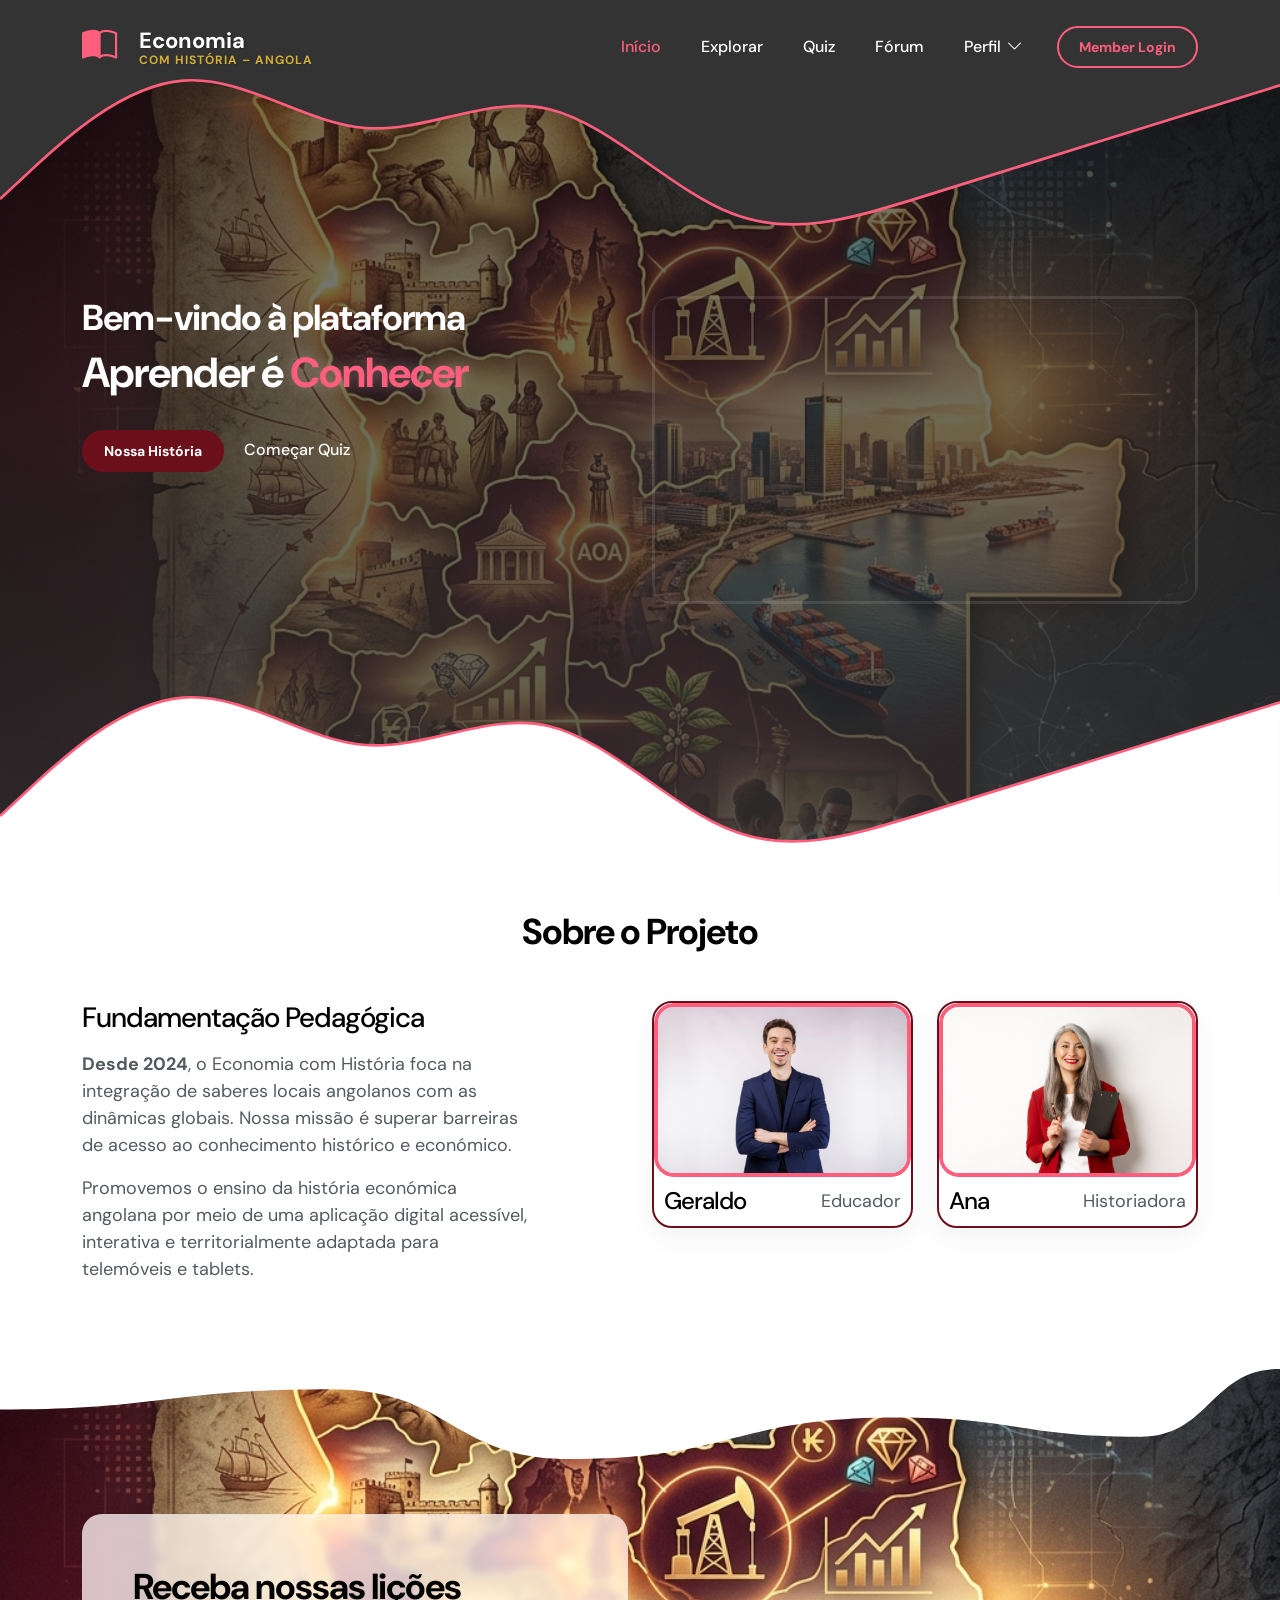
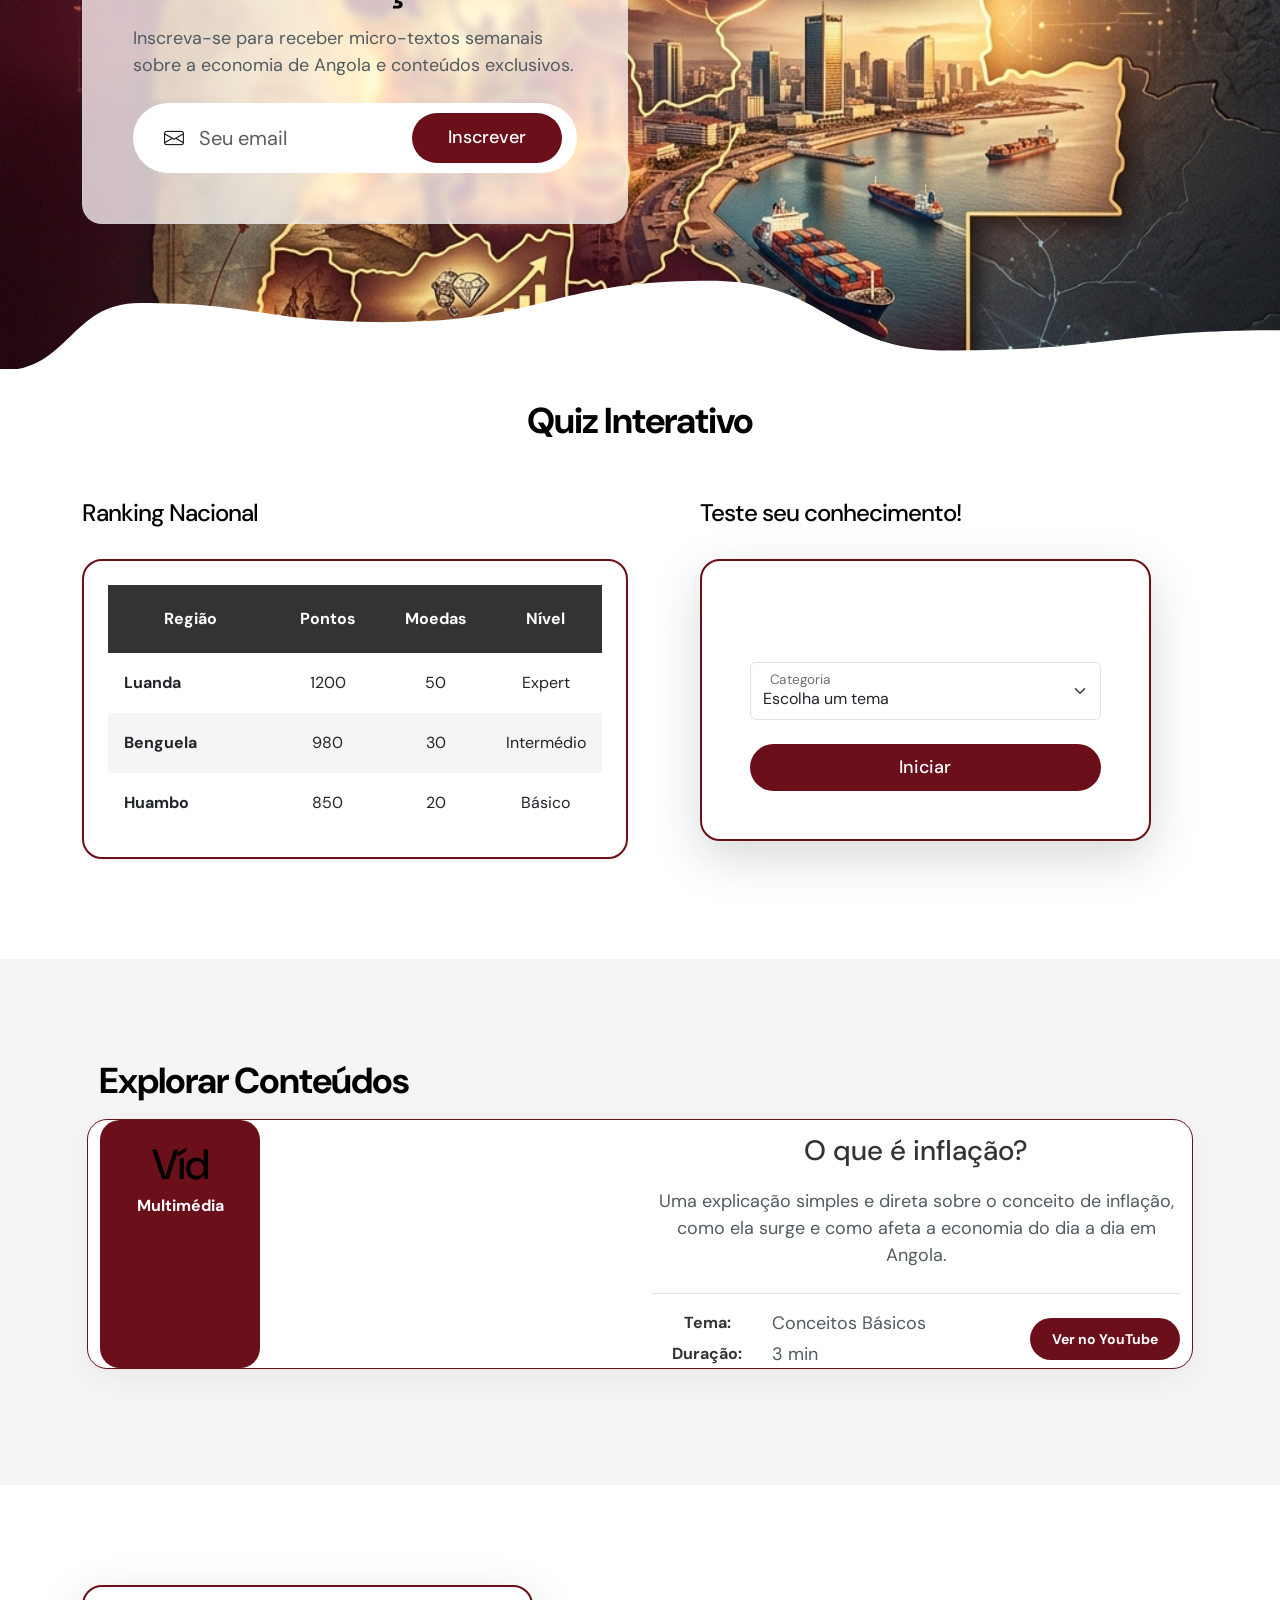
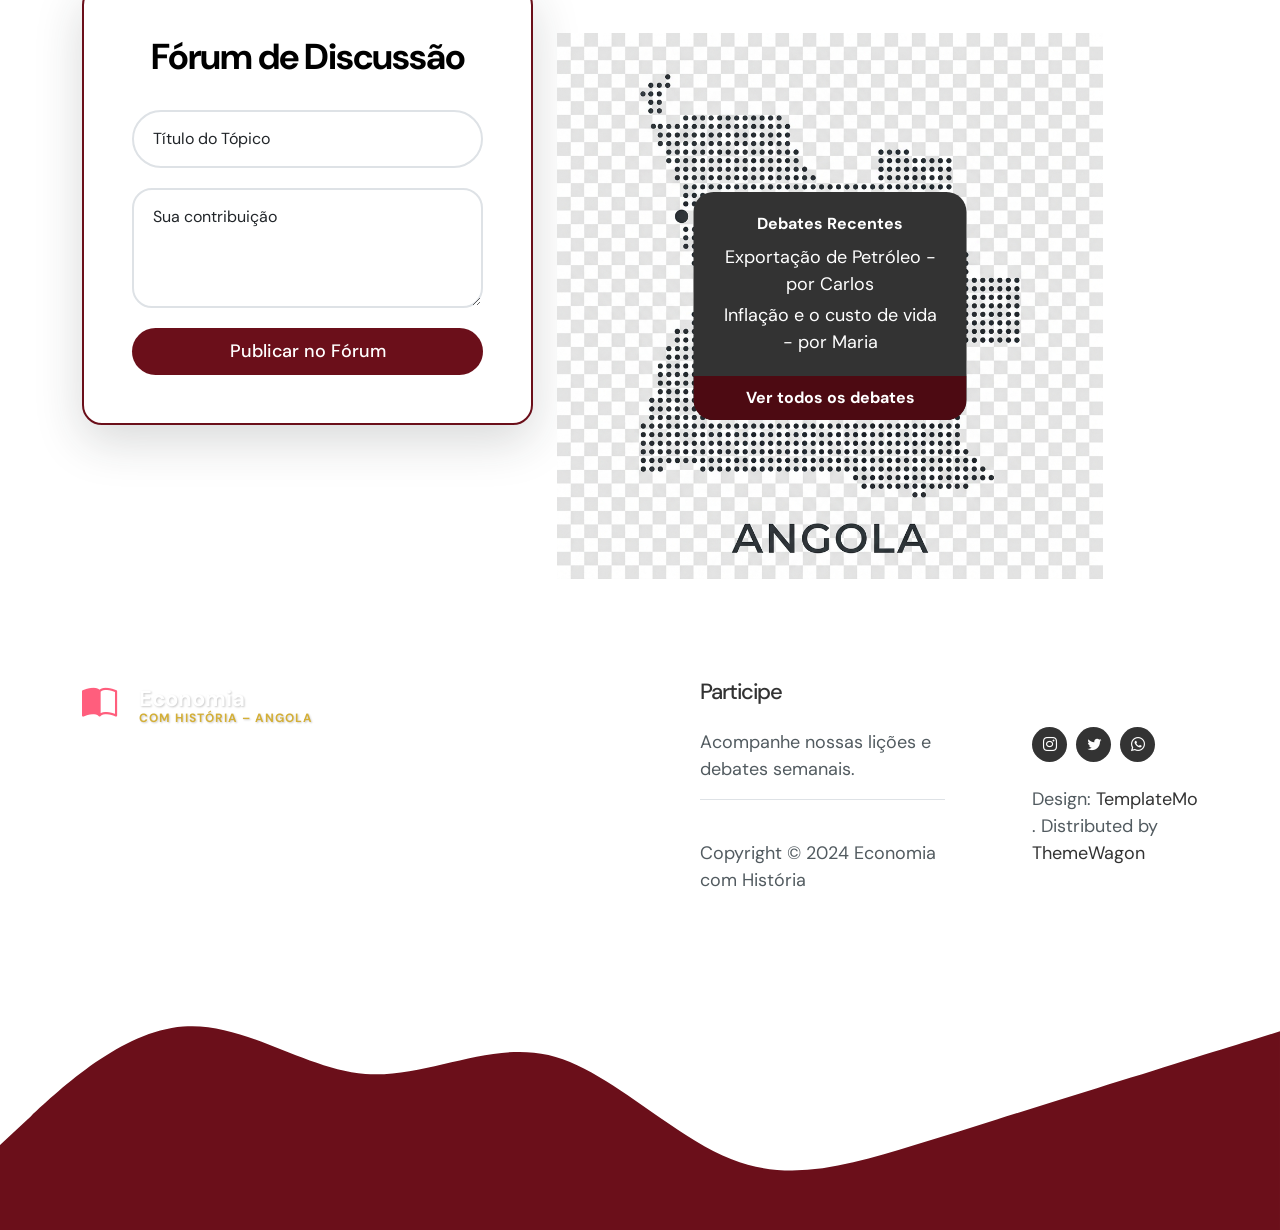
<file: index.html>
<!doctype html>
<html lang="en">
    <head>
        <meta charset="utf-8">
        <meta name="viewport" content="width=device-width, initial-scale=1">

        <meta name="description" content="">
        <meta name="author" content="">

        <title>Tiya Golf Club - Free HTML CSS Template</title>

        <!-- CSS FILES -->                
        <link rel="preconnect" href="https://fonts.googleapis.com">

        <link rel="preconnect" href="https://fonts.gstatic.com" crossorigin>

        <link href="https://fonts.googleapis.com/css2?family=DM+Sans:ital,wght@0,400;0,500;0,700;1,400&display=swap" rel="stylesheet">

        <link href="css/bootstrap.min.css" rel="stylesheet">

        <link href="css/bootstrap-icons.css" rel="stylesheet">

        <link href="css/templatemo-tiya-golf-club.css" rel="stylesheet">
        
<!--

TemplateMo 587 Tiya Golf Club

https://templatemo.com/tm-587-tiya-golf-club

-->
    </head>
    
    <body>

        <main>

            <nav class="navbar navbar-expand-lg">                
                <div class="container">
                    <a class="navbar-brand d-flex align-items-center" href="index.html">
                        <i class="bi-book-half" style="font-size: 2.2rem; color: #FF5E7D; margin-right: 12px;"></i>
                        <span class="navbar-brand-text">
                            Economia
                            <small>com História – Angola</small>
                        </span>
                    </a>

                    <div class="d-lg-none ms-auto me-3">
                        <a class="btn custom-btn custom-border-btn" data-bs-toggle="offcanvas" href="#offcanvasExample" role="button" aria-controls="offcanvasExample">Member Login</a>
                    </div>
    
                    <button class="navbar-toggler" type="button" data-bs-toggle="collapse" data-bs-target="#navbarNav" aria-controls="navbarNav" aria-expanded="false" aria-label="Toggle navigation">
                        <span class="navbar-toggler-icon"></span>
                    </button>
    
                    <div class="collapse navbar-collapse" id="navbarNav">
                        <ul class="navbar-nav ms-lg-auto">
                            <li class="nav-item">
                                <a class="nav-link" href="index.html">Início</a>
                            </li>
    
                            <li class="nav-item">
                                <a class="nav-link" href="explorar.html">Explorar</a>
                            </li>

                            <li class="nav-item">
                                <a class="nav-link" href="quiz.html">Quiz</a>
                            </li>

                            <li class="nav-item">
                                <a class="nav-link" href="forum.html">Fórum</a>
                            </li>

                            <li class="nav-item dropdown">
                                <a class="nav-link dropdown-toggle" href="#" id="navbarProfileDropdown" role="button" data-bs-toggle="dropdown" aria-expanded="false">Perfil</a>

                                <ul class="dropdown-menu dropdown-menu-light" aria-labelledby="navbarProfileDropdown">
                                    <li><a class="dropdown-item" href="admin.html">Administrador</a></li>

                                    <li><a class="dropdown-item" href="perfil.html">Utilizador</a></li>
                                </ul>
                            </li>
                        </ul>

                        <div class="d-none d-lg-block ms-lg-3">
                            <a class="btn custom-btn custom-border-btn" data-bs-toggle="offcanvas" href="#offcanvasExample" role="button" aria-controls="offcanvasExample">Member Login</a>
                        </div>
                    </div>
                </div>
            </nav>

            <div class="offcanvas offcanvas-end" data-bs-scroll="true" tabindex="-1" id="offcanvasExample" aria-labelledby="offcanvasExampleLabel">                
                <div class="offcanvas-header">
                    <h5 class="offcanvas-title" id="offcanvasExampleLabel">Member Login</h5>
                    
                    <button type="button" class="btn-close" data-bs-dismiss="offcanvas" aria-label="Close"></button>
                </div>
                
                <div class="offcanvas-body d-flex flex-column">
                    <form class="custom-form member-login-form" action="#" method="post" role="form">

                        <div class="member-login-form-body">
                            <div class="mb-4">
                                <label class="form-label mb-2" for="member-login-number">Membership No.</label>

                                <input type="text" name="member-login-number" id="member-login-number" class="form-control" placeholder="11002560" required>
                            </div>

                            <div class="mb-4">
                                <label class="form-label mb-2" for="member-login-password">Password</label>

                                <input type="password" name="member-login-password" id="member-login-password" pattern="[0-9a-zA-Z]{4,10}" class="form-control" placeholder="Password" required="">
                            </div>

                            <div class="form-check mb-4">
                                <input class="form-check-input" type="checkbox" value="" id="flexCheckDefault">
                              
                                <label class="form-check-label" for="flexCheckDefault">
                                    Remember me
                                </label>
                            </div>

                            <div class="col-lg-5 col-md-7 col-8 mx-auto">
                                <button type="submit" class="form-control">Login</button>
                            </div>

                            <div class="text-center my-4">
                                <a href="#">Forgotten password?</a>
                            </div>
                        </div>
                    </form>

                    <div class="mt-auto mb-5">
                        <p>
                            <strong class="text-white me-3">Any Questions?</strong>

                            <a href="tel: 010-020-0340" class="contact-link">
                            	010-020-0340
                            </a>
                        </p>
                    </div>
                </div>

                <svg xmlns="http://www.w3.org/2000/svg" viewBox="0 0 1440 320"><path fill="#333333" fill-opacity="1" d="M0,224L34.3,192C68.6,160,137,96,206,90.7C274.3,85,343,139,411,144C480,149,549,107,617,122.7C685.7,139,754,213,823,240C891.4,267,960,245,1029,224C1097.1,203,1166,181,1234,160C1302.9,139,1371,117,1406,106.7L1440,96L1440,320L1405.7,320C1371.4,320,1303,320,1234,320C1165.7,320,1097,320,1029,320C960,320,891,320,823,320C754.3,320,686,320,617,320C548.6,320,480,320,411,320C342.9,320,274,320,206,320C137.1,320,69,320,34,320L0,320Z"></path></svg>
            </div>
            

            <section class="hero-section d-flex justify-content-center align-items-center" id="section_1">

                <div class="section-overlay"></div>

                <svg xmlns="http://www.w3.org/2000/svg" viewBox="0 0 1440 320">
                    <path fill="#333333" fill-opacity="1" d="M0,224L34.3,192C68.6,160,137,96,206,90.7C274.3,85,343,139,411,144C480,149,549,107,617,122.7C685.7,139,754,213,823,240C891.4,267,960,245,1029,224C1097.1,203,1166,181,1234,160C1302.9,139,1371,117,1406,106.7L1440,96L1440,0L1405.7,0C1371.4,0,1303,0,1234,0C1165.7,0,1097,0,1029,0C960,0,891,0,823,0C754.3,0,686,0,617,0C548.6,0,480,0,411,0C342.9,0,274,0,206,0C137.1,0,69,0,34,0L0,0Z"></path>
                    <path fill="none" stroke="#FF5E7D" stroke-width="3" d="M0,224L34.3,192C68.6,160,137,96,206,90.7C274.3,85,343,139,411,144C480,149,549,107,617,122.7C685.7,139,754,213,823,240C891.4,267,960,245,1029,224C1097.1,203,1166,181,1234,160C1302.9,139,1371,117,1406,106.7L1440,96"></path>
                </svg>

                <div class="container">
                    <div class="row">

                        <div class="col-lg-6 col-12 mb-5 mb-lg-0">
                            <h2 class="text-white">Bem-vindo à plataforma</h2>

                            <h1 class="cd-headline rotate-1 text-white mb-4 pb-2">
                                <span>Aprender é</span>
                                <span class="cd-words-wrapper">
                                    <b class="is-visible">Conhecer</b>
                                    <b>Debater</b>
                                    <b>Transformar</b>
                                </span>
                            </h1>

                            <div class="custom-btn-group">
                                <a href="#section_2" class="btn custom-btn smoothscroll me-3">Nossa História</a>

                                <a href="#section_3" class="link smoothscroll">Começar Quiz</a>
                            </div>
                        </div>

                        <div class="col-lg-6 col-12">
                            <div class="ratio ratio-16x9" style="pointer-events: none;">
                                <iframe width="560" height="315" src="https://www.youtube.com/embed/VJj-J8qDLPk?autoplay=1&mute=1&loop=1&playlist=VJj-J8qDLPk&controls=0&modestbranding=1&rel=0&showinfo=0" title="YouTube video player" frameborder="0" allow="accelerometer; autoplay; clipboard-write; encrypted-media; gyroscope; picture-in-picture; web-share" allowfullscreen style="border-radius: 15px; border: 3px solid rgba(255,255,255,0.1); box-shadow: 0 10px 30px rgba(0,0,0,0.5);"></iframe>
                            </div>
                        </div>

                    </div>
                </div>

                <svg xmlns="http://www.w3.org/2000/svg" viewBox="0 0 1440 320">
                    <path fill="#ffffff" fill-opacity="1" d="M0,224L34.3,192C68.6,160,137,96,206,90.7C274.3,85,343,139,411,144C480,149,549,107,617,122.7C685.7,139,754,213,823,240C891.4,267,960,245,1029,224C1097.1,203,1166,181,1234,160C1302.9,139,1371,117,1406,106.7L1440,96L1440,320L1405.7,320C1371.4,320,1303,320,1234,320C1165.7,320,1097,320,1029,320C960,320,891,320,823,320C754.3,320,686,320,617,320C548.6,320,480,320,411,320C342.9,320,274,320,206,320C137.1,320,69,320,34,320L0,320Z"></path>
                    <path fill="none" stroke="#FF5E7D" stroke-width="3" d="M0,224L34.3,192C68.6,160,137,96,206,90.7C274.3,85,343,139,411,144C480,149,549,107,617,122.7C685.7,139,754,213,823,240C891.4,267,960,245,1029,224C1097.1,203,1166,181,1234,160C1302.9,139,1371,117,1406,106.7L1440,96"></path>
                </svg>
            </section>


            <section class="about-section section-padding" id="section_2">
                <div class="container">
                    <div class="row">

                        <div class="col-lg-12 col-12 text-center reveal fade-up">
                            <h2 class="mb-lg-5 mb-4">Sobre o Projeto</h2>
                        </div>

                        <div class="col-lg-5 col-12 me-auto mb-4 mb-lg-0 reveal fade-left">
                            <h3 class="mb-3">Fundamentação Pedagógica</h3>

                            <p><strong>Desde 2024</strong>, o Economia com História foca na integração de saberes locais angolanos com as dinâmicas globais. Nossa missão é superar barreiras de acesso ao conhecimento histórico e económico.</p>

                            <p>Promovemos o ensino da história económica angolana por meio de uma aplicação digital acessível, interativa e territorialmente adaptada para telemóveis e tablets.</p>
                        </div>

                        <div class="col-lg-3 col-md-6 col-12 mb-4 mb-lg-0 mb-md-0 reveal fade-up">
                            <div class="member-block robust-card p-0 overflow-hidden">
                                <div class="member-block-image-wrap">
                                    <img src="images/members/founder_m.jpg" class="member-block-image img-fluid" alt="Fundador">

                                    <ul class="social-icon">
                                        <li class="social-icon-item">
                                            <a href="#" class="social-icon-link bi-linkedin"></a>
                                        </li>
                                    </ul>
                                </div>

                                <div class="member-block-info d-flex align-items-center">
                                    <h4>Geraldo</h4>

                                    <p class="ms-auto">Educador</p>
                                </div>
                            </div>
                        </div>

                        <div class="col-lg-3 col-md-6 col-12 reveal fade-up">
                            <div class="member-block robust-card p-0 overflow-hidden">
                                <div class="member-block-image-wrap">
                                    <img src="images/members/founder_f.jpg" class="member-block-image img-fluid" alt="Co-Fundadora">

                                    <ul class="social-icon">
                                        <li class="social-icon-item">
                                            <a href="#" class="social-icon-link bi-linkedin"></a>
                                        </li>
                                    </ul>
                                </div>

                                <div class="member-block-info d-flex align-items-center">
                                    <h4>Ana</h4>

                                    <p class="ms-auto">Historiadora</p>
                                </div>
                            </div>
                        </div>

                    </div>
                </div>
            </section>


            <section class="section-bg-image">
                <svg viewBox="0 0 1265 144" xmlns="http://www.w3.org/2000/svg" xmlns:xlink="http://www.w3.org/1999/xlink"><path fill="rgba(255, 255, 255, 1)" d="M 0 40 C 164 40 164 20 328 20 L 328 20 L 328 0 L 0 0 Z" stroke-width="0"></path> <path fill="rgba(255, 255, 255, 1)" d="M 327 20 C 445.5 20 445.5 89 564 89 L 564 89 L 564 0 L 327 0 Z" stroke-width="0"></path> <path fill="rgba(255, 255, 255, 1)" d="M 563 89 C 724.5 89 724.5 48 886 48 L 886 48 L 886 0 L 563 0 Z" stroke-width="0"></path><path fill="rgba(255, 255, 255, 1)" d="M 885 48 C 1006.5 48 1006.5 67 1128 67 L 1128 67 L 1128 0 L 885 0 Z" stroke-width="0"></path><path fill="rgba(255, 255, 255, 1)" d="M 1127 67 C 1196 67 1196 0 1265 0 L 1265 0 L 1265 0 L 1127 0 Z" stroke-width="0"></path></svg>

                <div class="container">
                    <div class="row">

                        <div class="col-lg-6 col-12">
                            <div class="section-bg-image-block">
                                <h2 class="mb-lg-3 reveal fade-up">Receba nossas lições</h2>

                                <p class="reveal fade-up">Inscreva-se para receber micro-textos semanais sobre a economia de Angola e conteúdos exclusivos.</p>

                                <form action="#" method="get" class="custom-form mt-lg-4 mt-2 reveal fade-up" role="form">
                                    <div class="input-group input-group-lg">
                                        <span class="input-group-text bi-envelope" id="basic-addon1"></span>

                                        <input type="email" name="email" id="email" pattern="[^ @]*@[^ @]*" class="form-control" placeholder="Seu email" required="">

                                        <button type="submit" class="form-control">Inscrever</button>
                                    </div>
                                </form>
                            </div>
                        </div>

                    </div>
                </div>

                <svg viewBox="0 0 1265 144" xmlns="http://www.w3.org/2000/svg" xmlns:xlink="http://www.w3.org/1999/xlink"><path fill="rgba(255, 255, 255, 1)" d="M 0 40 C 164 40 164 20 328 20 L 328 20 L 328 0 L 0 0 Z" stroke-width="0"></path> <path fill="rgba(255, 255, 255, 1)" d="M 327 20 C 445.5 20 445.5 89 564 89 L 564 89 L 564 0 L 327 0 Z" stroke-width="0"></path> <path fill="rgba(255, 255, 255, 1)" d="M 563 89 C 724.5 89 724.5 48 886 48 L 886 48 L 886 0 L 563 0 Z" stroke-width="0"></path><path fill="rgba(255, 255, 255, 1)" d="M 885 48 C 1006.5 48 1006.5 67 1128 67 L 1128 67 L 1128 0 L 885 0 Z" stroke-width="0"></path><path fill="rgba(255, 255, 255, 1)" d="M 1127 67 C 1196 67 1196 0 1265 0 L 1265 0 L 1265 0 L 1127 0 Z" stroke-width="0"></path></svg>
            </section>

            <section class="membership-section section-padding" id="section_3">
                <div class="container">
                    <div class="row">

                        <div class="col-lg-12 col-12 text-center mx-auto mb-lg-5 mb-4">
                            <h2><span>Quiz</span> Interativo</h2>
                        </div>

                        <div class="col-lg-6 col-12 mb-3 mb-lg-0 reveal fade-left">
                            <h4 class="mb-4 pb-lg-2">Ranking Nacional</h4>

                            <div class="table-responsive robust-card p-4 bg-white shadow-sm">
                                <table class="table text-center mb-0">
                                    <thead>
                                        <tr>
                                            <th style="width: 34%;">Região</th>
                                            
                                            <th style="width: 22%;">Pontos</th>
                                            
                                            <th style="width: 22%;">Moedas</th>
                                            
                                            <th style="width: 22%;">Nível</th>
                                        </tr>
                                    </thead>

                                    <tbody>
                                        <tr>
                                            <th scope="row" class="text-start">Luanda</th>
                                            
                                            <td>1200</td>
                                            <td>50</td>
                                            <td>Expert</td>
                                        </tr>

                                        <tr>
                                            <th scope="row" class="text-start">Benguela</th>
                                            <td>980</td>
                                            <td>30</td>
                                            <td>Intermédio</td>
                                        </tr>

                                        <tr>
                                            <th scope="row" class="text-start">Huambo</th>
                                            <td>850</td>
                                            <td>20</td>
                                            <td>Básico</td>
                                        </tr>
                                    </tbody>
                                </table>
                            </div>
                        </div>

                        <div class="col-lg-5 col-12 mx-auto reveal fade-right">
                        <h4 class="mb-4 pb-lg-2">Teste seu conhecimento!</h4>
                            <form action="#" method="post" class="custom-form membership-form robust-card shadow-lg p-5" role="form">
                                <h4 class="text-white mb-4">Iniciar Novo Quiz</h4>

                                    <div class="form-floating">
                                        <select class="form-select mb-4" id="categorySelection" aria-label="Seleção de Categoria">
                                            <option selected>Escolha um tema</option>
                                            <option value="1">Reforma Monetária 1999</option>
                                            <option value="2">Período Colonial</option>
                                            <option value="3">Recursos Naturais</option>
                                        </select>
                                        <label for="categorySelection">Categoria</label>
                                    </div>

                                    <button type="submit" class="form-control">Iniciar</button>
                            </form>
                        </div>

                    </div>
                </div>
            </section>


            <section class="events-section section-bg section-padding" id="section_4">
                <div class="container">
                    <div class="row">

                        <div class="col-lg-12 col-12">
                            <h2 class="mb-lg-3">Explorar Conteúdos</h2>
                        </div>

                        <div class="row custom-block robust-card mb-3 reveal fade-up p-0 overflow-hidden" style="border-width: 1px;">
                            <div class="col-lg-2 col-md-4 col-12 order-2 order-md-0 order-lg-0">
                                <div class="custom-block-date-wrap d-flex d-lg-block d-md-block align-items-center mt-3 mt-lg-0 mt-md-0" style="height: 100%;">
                                    <h6 class="custom-block-date mb-lg-1 mb-0 me-3 me-lg-0 me-md-0">Víd</h6>
                                    
                                    <strong class="text-white">Multimédia</strong>
                                </div>
                            </div>

                            <div class="col-lg-4 col-md-8 col-12 order-1 order-lg-0">
                                <div class="custom-block-image-wrap">
                                    <div class="ratio ratio-16x9">
                                        <iframe src="https://www.youtube.com/embed/VJj-J8qDLPk" title="YouTube video player" frameborder="0" allow="accelerometer; autoplay; clipboard-write; encrypted-media; gyroscope; picture-in-picture; web-share" allowfullscreen></iframe>
                                    </div>
                                </div>
                            </div>

                            <div class="col-lg-6 col-12 order-3 order-lg-0">
                                <div class="custom-block-info mt-2 mt-lg-0">
                                    <a href="https://youtu.be/VJj-J8qDLPk" class="events-title mb-3">O que é inflação?</a>

                                    <p class="mb-0">Uma explicação simples e direta sobre o conceito de inflação, como ela surge e como afeta a economia do dia a dia em Angola.</p>

                                    <div class="d-flex flex-wrap border-top mt-4 pt-3">

                                        <div class="mb-4 mb-lg-0">
                                            <div class="d-flex flex-wrap align-items-center mb-1">
                                                <span class="custom-block-span">Tema:</span>

                                                <p class="mb-0">Conceitos Básicos</p>
                                            </div>

                                            <div class="d-flex flex-wrap align-items-center">
                                                <span class="custom-block-span">Duração:</span>

                                                <p class="mb-0">3 min</p>
                                            </div>
                                        </div>

                                        <div class="d-flex align-items-center ms-lg-auto">
                                            <a href="https://youtu.be/VJj-J8qDLPk" target="_blank" class="btn custom-btn">Ver no YouTube</a>
                                        </div>
                                    </div>
                                </div>
                            </div>
                        </div>
                    </div>
                </div>
            </section>


            <section class="contact-section section-padding" id="section_5">
                <div class="container">
                    <div class="row">

                        <div class="col-lg-5 col-12 reveal fade-left">
                            <form action="#" method="post" class="custom-form contact-form robust-card shadow-lg p-5" role="form">
                                <h2 class="mb-4 pb-2">Fórum de Discussão</h2>

                                <div class="row">
                                    <div class="col-lg-12 col-12">
                                        <div class="form-floating text-dark">
                                            <input type="text" name="topic-title" id="topic-title" class="form-control" placeholder="Título do Tópico" required="">
                                            
                                            <label for="topic-title">Título do Tópico</label>
                                        </div>
                                    </div>

                                    <div class="col-lg-12 col-12">
                                        <div class="form-floating text-dark">
                                            <textarea class="form-control" id="message" name="message" placeholder="Sua contribuição" style="height: 120px;"></textarea>
                                            
                                            <label for="message">Sua contribuição</label>
                                        </div>

                                        <button type="submit" class="form-control">Publicar no Fórum</button>
                                    </div>
                                </div>
                            </form>
                        </div>

                        <div class="col-lg-6 col-12 reveal fade-right">
                            <div class="contact-info mt-5">
                                <div class="contact-info-item">
                                    <div class="contact-info-body">
                                        <strong>Debates Recentes</strong>

                                        <p class="mt-2 mb-1">
                                            <a href="#" class="contact-link">
                                                Exportação de Petróleo - por Carlos
                                            </a>
                                        </p>

                                        <p class="mb-0">
                                            <a href="#" class="contact-link">
                                                Inflação e o custo de vida - por Maria
                                            </a>
                                        </p>
                                    </div>

                                    <div class="contact-info-footer">
                                        <a href="#">Ver todos os debates</a>
                                    </div>
                                </div>

                                <img src="images/angola_map.png" class="img-fluid" alt="Mapa de Angola">
                            </div>
                        </div>

                    </div>
                </div>
            </section>
        </main>

        <footer class="site-footer">
            <div class="container">
                <div class="row">

                    <div class="col-lg-6 col-12 me-auto mb-5 mb-lg-0">
                        <a class="navbar-brand d-flex align-items-center" href="index.html">
                            <i class="bi-book-half" style="font-size: 2.2rem; color: #FF5E7D; margin-right: 12px;"></i>
                            <span class="navbar-brand-text">
                                Economia
                                <small>com História – Angola</small>
                            </span>
                        </a>
                    </div>

                    <div class="col-lg-3 col-12">
                        <h5 class="site-footer-title mb-4">Participe</h5>

                        <p class="d-flex border-bottom pb-3 mb-3 me-lg-3">
                            Acompanhe nossas lições e debates semanais.
                        </p>

                        <br>
                        <p class="copyright-text">Copyright © 2024 Economia com História</p>
                    </div>

                        <div class="col-lg-2 col-12 ms-auto">
                            <ul class="social-icon mt-lg-5 mt-3 mb-4">
                                <li class="social-icon-item">
                                    <a href="#" class="social-icon-link bi-instagram"></a>
                                </li>

                                <li class="social-icon-item">
                                    <a href="#" class="social-icon-link bi-twitter"></a>
                                </li>

                                <li class="social-icon-item">
                                    <a href="#" class="social-icon-link bi-whatsapp"></a>
                                </li>
                            </ul>
                            <p class="copyright-text">Design: <a rel="nofollow" href="https://templatemo.com" target="_blank">TemplateMo</a>. Distributed by <a href="https://themewagon.com" target="_blank">ThemeWagon</a></p>
                            
                        </div>

                </div>
            </div>

            <svg xmlns="http://www.w3.org/2000/svg" viewBox="0 0 1440 320"><path fill="#6B0F1A" fill-opacity="1" d="M0,224L34.3,192C68.6,160,137,96,206,90.7C274.3,85,343,139,411,144C480,149,549,107,617,122.7C685.7,139,754,213,823,240C891.4,267,960,245,1029,224C1097.1,203,1166,181,1234,160C1302.9,139,1371,117,1406,106.7L1440,96L1440,320L1405.7,320C1371.4,320,1303,320,1234,320C1165.7,320,1097,320,1029,320C960,320,891,320,823,320C754.3,320,686,320,617,320C548.6,320,480,320,411,320C342.9,320,274,320,206,320C137.1,320,69,320,34,320L0,320Z"></path></svg>
        </footer>


        <!-- JAVASCRIPT FILES -->
        <script src="js/jquery.min.js"></script>
        <script src="js/bootstrap.bundle.min.js"></script>
        <script src="js/jquery.sticky.js"></script>
        <script src="js/click-scroll.js"></script>
        <script src="js/animated-headline.js"></script>
        <script src="js/modernizr.js"></script>
        <script src="js/custom.js"></script>

    </body>
</html>
</file>
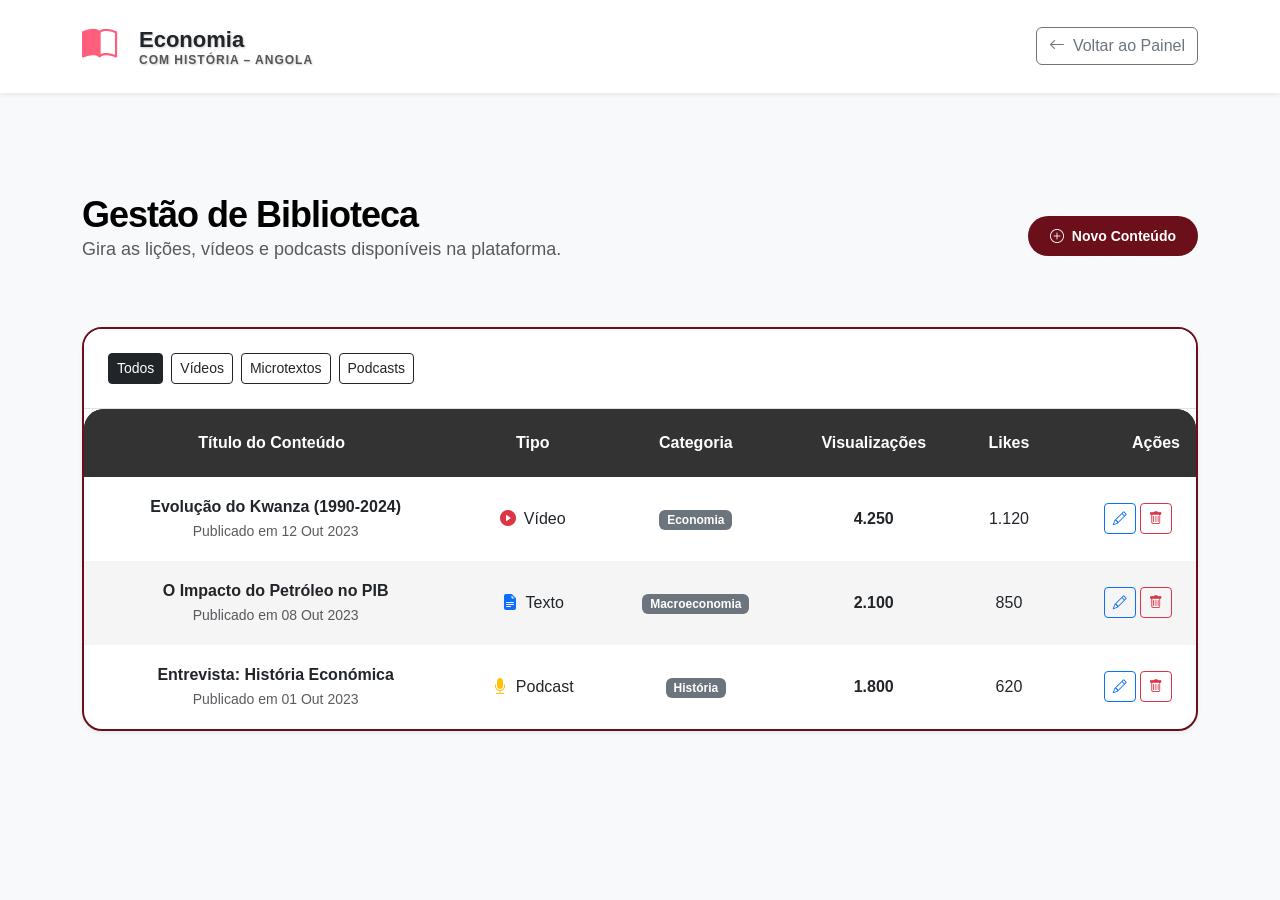
<file: admin-conteudos.html>
<!doctype html>
<html lang="pt">
    <head>
        <meta charset="utf-8">
        <meta name="viewport" content="width=device-width, initial-scale=1">
        <meta name="description" content="Gestão de Conteúdos - Economia com História">
        <title>Gestão de Conteúdos - EH Angola</title>

        <!-- CSS FILES -->                
        <link href="css/bootstrap.min.css" rel="stylesheet">
        <link href="css/bootstrap-icons.css" rel="stylesheet">
        <link href="css/templatemo-tiya-golf-club.css" rel="stylesheet">
    </head>
    
    <body class="bg-light">
        <main>
            <nav class="navbar navbar-expand-lg bg-white shadow-sm">                
                <div class="container">
                    <a class="navbar-brand d-flex align-items-center" href="index.html">
                        <i class="bi-book-half" style="font-size: 2.2rem; color: #FF5E7D; margin-right: 12px;"></i>
                        <span class="navbar-brand-text text-dark">
                            Economia
                            <small class="text-muted">com História – Angola</small>
                        </span>
                    </a>
                    
                    <a href="admin.html" class="btn btn-outline-secondary ms-auto"><i class="bi-arrow-left me-2"></i>Voltar ao Painel</a>
                </div>
            </nav>

            <section class="section-padding">
                <div class="container">
                    <div class="row mb-5 align-items-center">
                        <div class="col-lg-6">
                            <h2 class="mb-0">Gestão de Biblioteca</h2>
                            <p class="text-muted">Gira as lições, vídeos e podcasts disponíveis na plataforma.</p>
                        </div>
                        <div class="col-lg-6 text-lg-end">
                            <button class="btn custom-btn" data-bs-toggle="modal" data-bs-target="#modalNovoConteudo">
                                <i class="bi-plus-circle me-2"></i>Novo Conteúdo
                            </button>
                        </div>
                    </div>

                    <div class="row">
                        <div class="col-12">
                            <div class="custom-block robust-card bg-white p-0 overflow-hidden shadow-sm">
                                <div class="p-4 bg-white border-bottom">
                                    <div class="d-flex gap-2">
                                        <button class="btn btn-dark btn-sm">Todos</button>
                                        <button class="btn btn-outline-dark btn-sm">Vídeos</button>
                                        <button class="btn btn-outline-dark btn-sm">Microtextos</button>
                                        <button class="btn btn-outline-dark btn-sm">Podcasts</button>
                                    </div>
                                </div>
                                <div class="table-responsive">
                                    <table class="table table-hover align-middle mb-0">
                                        <thead class="bg-dark text-white">
                                            <tr>
                                                <th class="ps-4">Título do Conteúdo</th>
                                                <th>Tipo</th>
                                                <th>Categoria</th>
                                                <th>Visualizações</th>
                                                <th>Likes</th>
                                                <th class="text-end pe-4">Ações</th>
                                            </tr>
                                        </thead>
                                        <tbody>
                                            <tr>
                                                <td class="ps-4">
                                                    <div class="fw-bold">Evolução do Kwanza (1990-2024)</div>
                                                    <small class="text-muted">Publicado em 12 Out 2023</small>
                                                </td>
                                                <td><i class="bi-play-circle-fill text-danger me-2"></i>Vídeo</td>
                                                <td><span class="badge bg-secondary">Economia</span></td>
                                                <td><strong>4.250</strong></td>
                                                <td>1.120</td>
                                                <td class="text-end pe-4">
                                                    <button class="btn btn-sm btn-outline-primary"><i class="bi-pencil"></i></button>
                                                    <button class="btn btn-sm btn-outline-danger"><i class="bi-trash"></i></button>
                                                </td>
                                            </tr>
                                            <tr>
                                                <td class="ps-4">
                                                    <div class="fw-bold">O Impacto do Petróleo no PIB</div>
                                                    <small class="text-muted">Publicado em 08 Out 2023</small>
                                                </td>
                                                <td><i class="bi-file-earmark-text-fill text-primary me-2"></i>Texto</td>
                                                <td><span class="badge bg-secondary">Macroeconomia</span></td>
                                                <td><strong>2.100</strong></td>
                                                <td>850</td>
                                                <td class="text-end pe-4">
                                                    <button class="btn btn-sm btn-outline-primary"><i class="bi-pencil"></i></button>
                                                    <button class="btn btn-sm btn-outline-danger"><i class="bi-trash"></i></button>
                                                </td>
                                            </tr>
                                            <tr>
                                                <td class="ps-4">
                                                    <div class="fw-bold">Entrevista: História Económica</div>
                                                    <small class="text-muted">Publicado em 01 Out 2023</small>
                                                </td>
                                                <td><i class="bi-mic-fill text-warning me-2"></i>Podcast</td>
                                                <td><span class="badge bg-secondary">História</span></td>
                                                <td><strong>1.800</strong></td>
                                                <td>620</td>
                                                <td class="text-end pe-4">
                                                    <button class="btn btn-sm btn-outline-primary"><i class="bi-pencil"></i></button>
                                                    <button class="btn btn-sm btn-outline-danger"><i class="bi-trash"></i></button>
                                                </td>
                                            </tr>
                                        </tbody>
                                    </table>
                                </div>
                            </div>
                        </div>
                    </div>
                </div>
            </section>
        </main>

        <div class="modal fade" id="modalNovoConteudo" tabindex="-1">
            <div class="modal-dialog modal-dialog-centered">
                <div class="modal-content robust-card border-0">
                    <div class="modal-header bg-dark text-white">
                        <h5 class="modal-title">Novo Conteúdo</h5>
                        <button type="button" class="btn-close btn-close-white" data-bs-dismiss="modal"></button>
                    </div>
                    <div class="modal-body p-4">
                        <form class="custom-form">
                            <div class="mb-3">
                                <label class="form-label">Título</label>
                                <input type="text" class="form-control" placeholder="Título da lição...">
                            </div>
                            <div class="mb-3">
                                <label class="form-label">Tipo de Media</label>
                                <select class="form-select border-0 bg-light p-3" style="border-radius: 10px;">
                                    <option>Vídeo (YouTube)</option>
                                    <option>Podcast (Spotify/Soundcloud)</option>
                                    <option>Microtexto de Leitura</option>
                                </select>
                            </div>
                            <div class="mb-3">
                                <label class="form-label">Link da Media</label>
                                <input type="url" class="form-control" placeholder="URL da media...">
                            </div>
                            <button type="button" class="btn custom-btn w-100 mt-3">Publicar Biblioteca</button>
                        </form>
                    </div>
                </div>
            </div>
        </div>

        <script src="js/bootstrap.bundle.min.js"></script>
    </body>
</html>
</file>
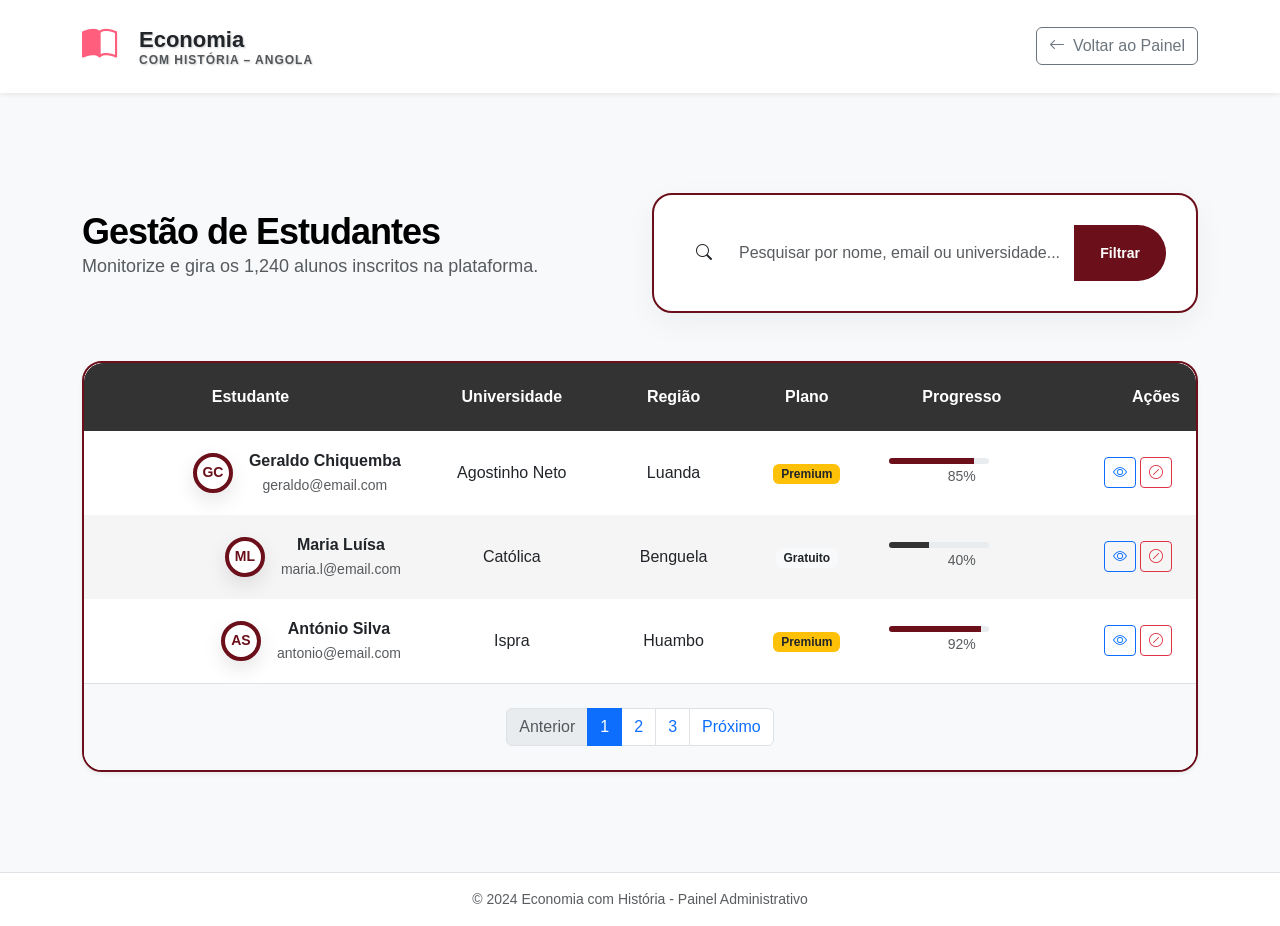
<file: admin-estudantes.html>
<!doctype html>
<html lang="pt">
    <head>
        <meta charset="utf-8">
        <meta name="viewport" content="width=device-width, initial-scale=1">
        <meta name="description" content="Gestão de Estudantes - Economia com História">
        <title>Gestão de Estudantes - EH Angola</title>

        <!-- CSS FILES -->                
        <link href="css/bootstrap.min.css" rel="stylesheet">
        <link href="css/bootstrap-icons.css" rel="stylesheet">
        <link href="css/templatemo-tiya-golf-club.css" rel="stylesheet">
    </head>
    
    <body class="bg-light">
        <main>
            <nav class="navbar navbar-expand-lg bg-white shadow-sm">                
                <div class="container">
                    <a class="navbar-brand d-flex align-items-center" href="index.html">
                        <i class="bi-book-half" style="font-size: 2.2rem; color: #FF5E7D; margin-right: 12px;"></i>
                        <span class="navbar-brand-text text-dark">
                            Economia
                            <small class="text-muted">com História – Angola</small>
                        </span>
                    </a>
                    
                    <a href="admin.html" class="btn btn-outline-secondary ms-auto"><i class="bi-arrow-left me-2"></i>Voltar ao Painel</a>
                </div>
            </nav>

            <section class="section-padding">
                <div class="container">
                    <div class="row mb-5 align-items-center">
                        <div class="col-lg-6">
                            <h2 class="mb-0">Gestão de Estudantes</h2>
                            <p class="text-muted">Monitorize e gira os 1,240 alunos inscritos na plataforma.</p>
                        </div>
                        <div class="col-lg-6">
                            <div class="input-group robust-card">
                                <span class="input-group-text bg-white border-0"><i class="bi-search"></i></span>
                                <input type="text" class="form-control border-0 p-3" placeholder="Pesquisar por nome, email ou universidade...">
                                <button class="btn custom-btn px-4">Filtrar</button>
                            </div>
                        </div>
                    </div>

                    <div class="row">
                        <div class="col-12">
                            <div class="custom-block robust-card bg-white p-0 overflow-hidden shadow-sm">
                                <div class="table-responsive">
                                    <table class="table table-hover align-middle mb-0">
                                        <thead class="bg-dark text-white">
                                            <tr>
                                                <th class="ps-4">Estudante</th>
                                                <th>Universidade</th>
                                                <th>Região</th>
                                                <th>Plano</th>
                                                <th>Progresso</th>
                                                <th class="text-end pe-4">Ações</th>
                                            </tr>
                                        </thead>
                                        <tbody>
                                            <tr>
                                                <td class="ps-4">
                                                    <div class="d-flex align-items-center">
                                                        <div class="avatar-initials me-3" style="width: 40px; height: 40px; font-size: 14px;">GC</div>
                                                        <div>
                                                            <div class="fw-bold">Geraldo Chiquemba</div>
                                                            <small class="text-muted">geraldo@email.com</small>
                                                        </div>
                                                    </div>
                                                </td>
                                                <td>Agostinho Neto</td>
                                                <td>Luanda</td>
                                                <td><span class="badge bg-warning text-dark">Premium</span></td>
                                                <td>
                                                    <div class="progress" style="height: 6px; width: 100px;">
                                                        <div class="progress-bar" style="width: 85%; background-color: var(--primary-color);"></div>
                                                    </div>
                                                    <small class="text-muted">85%</small>
                                                </td>
                                                <td class="text-end pe-4">
                                                    <button class="btn btn-sm btn-outline-primary"><i class="bi-eye"></i></button>
                                                    <button class="btn btn-sm btn-outline-danger"><i class="bi-slash-circle"></i></button>
                                                </td>
                                            </tr>
                                            <tr>
                                                <td class="ps-4">
                                                    <div class="d-flex align-items-center">
                                                        <div class="avatar-initials me-3" style="width: 40px; height: 40px; font-size: 14px;">ML</div>
                                                        <div>
                                                            <div class="fw-bold">Maria Luísa</div>
                                                            <small class="text-muted">maria.l@email.com</small>
                                                        </div>
                                                    </div>
                                                </td>
                                                <td>Católica</td>
                                                <td>Benguela</td>
                                                <td><span class="badge bg-light text-dark">Gratuito</span></td>
                                                <td>
                                                    <div class="progress" style="height: 6px; width: 100px;">
                                                        <div class="progress-bar" style="width: 40%; background-color: #333333;"></div>
                                                    </div>
                                                    <small class="text-muted">40%</small>
                                                </td>
                                                <td class="text-end pe-4">
                                                    <button class="btn btn-sm btn-outline-primary"><i class="bi-eye"></i></button>
                                                    <button class="btn btn-sm btn-outline-danger"><i class="bi-slash-circle"></i></button>
                                                </td>
                                            </tr>
                                            <!-- Outras linhas simuladas -->
                                            <tr>
                                                <td class="ps-4">
                                                    <div class="d-flex align-items-center">
                                                        <div class="avatar-initials me-3" style="width: 40px; height: 40px; font-size: 14px;">AS</div>
                                                        <div>
                                                            <div class="fw-bold">António Silva</div>
                                                            <small class="text-muted">antonio@email.com</small>
                                                        </div>
                                                    </div>
                                                </td>
                                                <td>Ispra</td>
                                                <td>Huambo</td>
                                                <td><span class="badge bg-warning text-dark">Premium</span></td>
                                                <td>
                                                    <div class="progress" style="height: 6px; width: 100px;">
                                                        <div class="progress-bar" style="width: 92%; background-color: var(--primary-color);"></div>
                                                    </div>
                                                    <small class="text-muted">92%</small>
                                                </td>
                                                <td class="text-end pe-4">
                                                    <button class="btn btn-sm btn-outline-primary"><i class="bi-eye"></i></button>
                                                    <button class="btn btn-sm btn-outline-danger"><i class="bi-slash-circle"></i></button>
                                                </td>
                                            </tr>
                                        </tbody>
                                    </table>
                                </div>
                                <div class="p-4 bg-light border-top">
                                    <nav aria-label="Navegação de página">
                                        <ul class="pagination mb-0 justify-content-center">
                                            <li class="page-item disabled"><a class="page-link" href="#">Anterior</a></li>
                                            <li class="page-item active"><a class="page-link" href="#">1</a></li>
                                            <li class="page-item"><a class="page-link" href="#">2</a></li>
                                            <li class="page-item"><a class="page-link" href="#">3</a></li>
                                            <li class="page-item"><a class="page-link" href="#">Próximo</a></li>
                                        </ul>
                                    </nav>
                                </div>
                            </div>
                        </div>
                    </div>
                </div>
            </section>
        </main>

        <footer class="site-footer mt-auto py-3 bg-white border-top">
            <div class="container text-center">
                <p class="mb-0 text-muted small">© 2024 Economia com História - Painel Administrativo</p>
            </div>
        </footer>

        <script src="js/bootstrap.bundle.min.js"></script>
    </body>
</html>
</file>
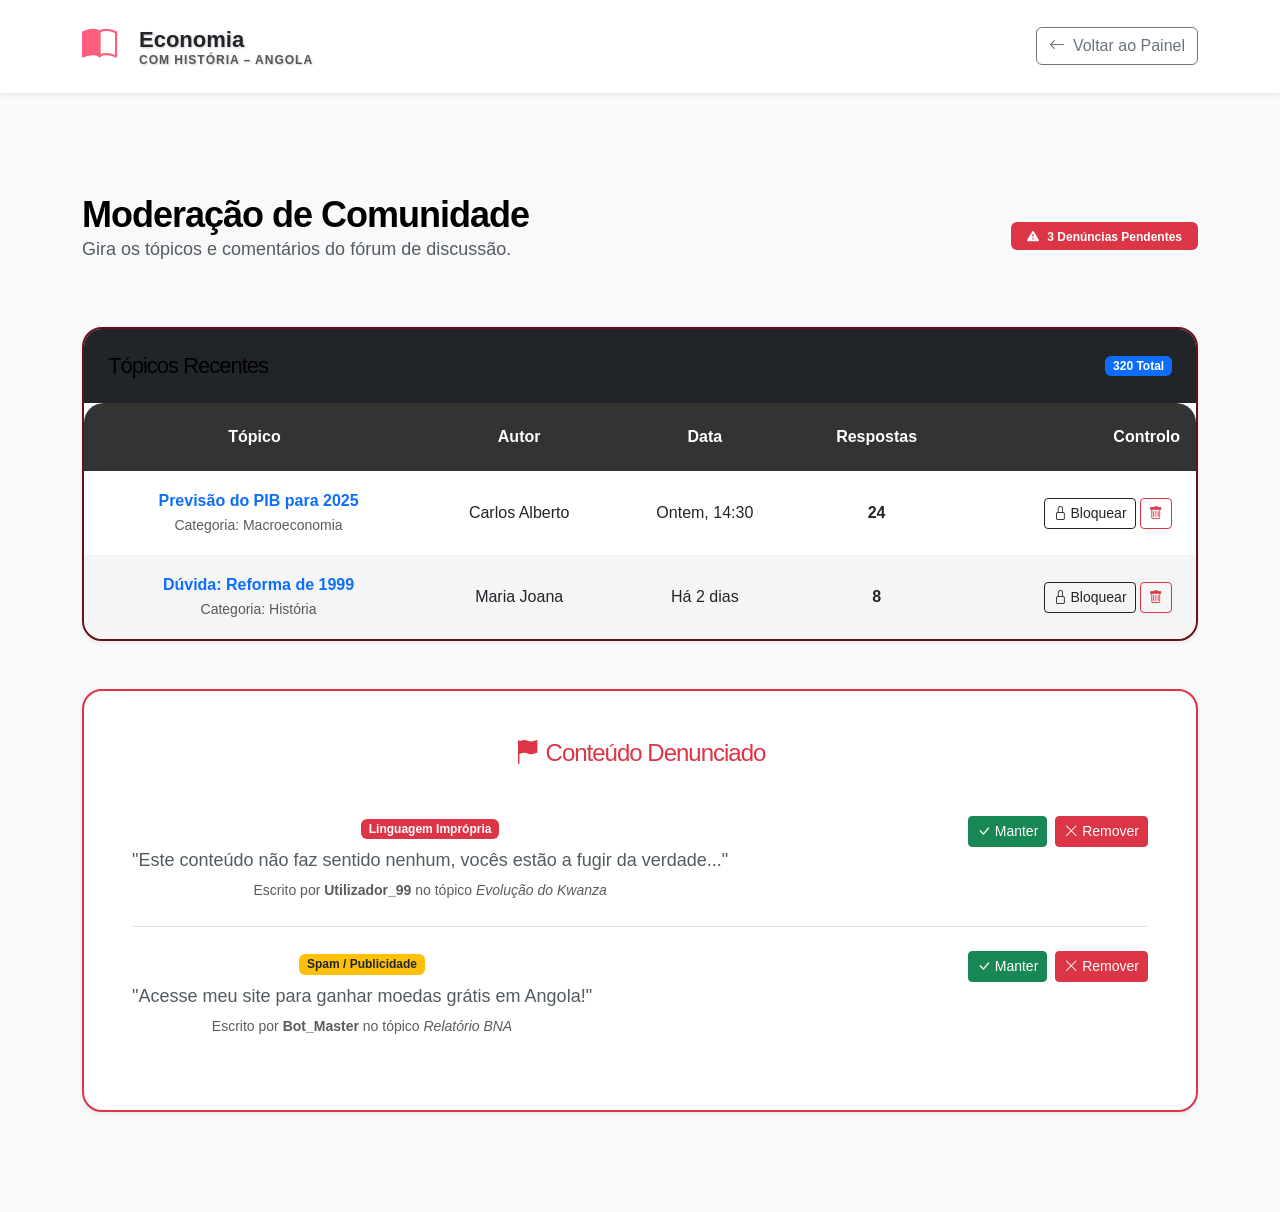
<file: admin-forum.html>
<!doctype html>
<html lang="pt">
    <head>
        <meta charset="utf-8">
        <meta name="viewport" content="width=device-width, initial-scale=1">
        <meta name="description" content="Moderação de Fórum - Economia com História">
        <title>Moderação de Fórum - EH Angola</title>

        <!-- CSS FILES -->                
        <link href="css/bootstrap.min.css" rel="stylesheet">
        <link href="css/bootstrap-icons.css" rel="stylesheet">
        <link href="css/templatemo-tiya-golf-club.css" rel="stylesheet">
    </head>
    
    <body class="bg-light">
        <main>
            <nav class="navbar navbar-expand-lg bg-white shadow-sm">                
                <div class="container">
                    <a class="navbar-brand d-flex align-items-center" href="index.html">
                        <i class="bi-book-half" style="font-size: 2.2rem; color: #FF5E7D; margin-right: 12px;"></i>
                        <span class="navbar-brand-text text-dark">
                            Economia
                            <small class="text-muted">com História – Angola</small>
                        </span>
                    </a>
                    
                    <a href="admin.html" class="btn btn-outline-secondary ms-auto"><i class="bi-arrow-left me-2"></i>Voltar ao Painel</a>
                </div>
            </nav>

            <section class="section-padding">
                <div class="container">
                    <div class="row mb-5 align-items-center">
                        <div class="col-lg-6">
                            <h2 class="mb-0">Moderação de Comunidade</h2>
                            <p class="text-muted">Gira os tópicos e comentários do fórum de discussão.</p>
                        </div>
                        <div class="col-lg-6 text-lg-end">
                            <div class="badge bg-danger p-2 px-3">
                                <i class="bi-exclamation-triangle-fill me-2"></i>3 Denúncias Pendentes
                            </div>
                        </div>
                    </div>

                    <div class="row">
                        <!-- Tópicos em Aberto -->
                        <div class="col-12 mb-5">
                            <div class="custom-block robust-card bg-white p-0 overflow-hidden shadow-sm">
                                <div class="p-4 bg-dark text-white d-flex justify-content-between align-items-center">
                                    <h5 class="mb-0">Tópicos Recentes</h5>
                                    <span class="badge bg-primary">320 Total</span>
                                </div>
                                <div class="table-responsive">
                                    <table class="table table-hover align-middle mb-0">
                                        <thead>
                                            <tr>
                                                <th class="ps-4">Tópico</th>
                                                <th>Autor</th>
                                                <th>Data</th>
                                                <th>Respostas</th>
                                                <th class="text-end pe-4">Controlo</th>
                                            </tr>
                                        </thead>
                                        <tbody>
                                            <tr>
                                                <td class="ps-4">
                                                    <div class="fw-bold text-primary">Previsão do PIB para 2025</div>
                                                    <small class="text-muted">Categoria: Macroeconomia</small>
                                                </td>
                                                <td>Carlos Alberto</td>
                                                <td>Ontem, 14:30</td>
                                                <td><strong>24</strong></td>
                                                <td class="text-end pe-4">
                                                    <button class="btn btn-sm btn-outline-dark"><i class="bi-lock"></i> Bloquear</button>
                                                    <button class="btn btn-sm btn-outline-danger"><i class="bi-trash"></i></button>
                                                </td>
                                            </tr>
                                            <tr>
                                                <td class="ps-4">
                                                    <div class="fw-bold text-primary">Dúvida: Reforma de 1999</div>
                                                    <small class="text-muted">Categoria: História</small>
                                                </td>
                                                <td>Maria Joana</td>
                                                <td>Há 2 dias</td>
                                                <td><strong>8</strong></td>
                                                <td class="text-end pe-4">
                                                    <button class="btn btn-sm btn-outline-dark"><i class="bi-lock"></i> Bloquear</button>
                                                    <button class="btn btn-sm btn-outline-danger"><i class="bi-trash"></i></button>
                                                </td>
                                            </tr>
                                        </tbody>
                                    </table>
                                </div>
                            </div>
                        </div>

                        <!-- Comentários Denunciados -->
                        <div class="col-12">
                            <div class="custom-block robust-card bg-white p-5 border-danger shadow-sm">
                                <h4 class="mb-4 text-danger"><i class="bi-flag-fill me-2"></i>Conteúdo Denunciado</h4>
                                <div class="list-group list-group-flush">
                                    <div class="list-group-item px-0 py-4">
                                        <div class="d-flex justify-content-between align-items-start">
                                            <div>
                                                <span class="badge bg-danger mb-2">Linguagem Imprópria</span>
                                                <p class="mb-1">"Este conteúdo não faz sentido nenhum, vocês estão a fugir da verdade..."</p>
                                                <small class="text-muted">Escrito por <strong>Utilizador_99</strong> no tópico <em>Evolução do Kwanza</em></small>
                                            </div>
                                            <div class="d-flex gap-2">
                                                <button class="btn btn-sm btn-success"><i class="bi-check-lg"></i> Manter</button>
                                                <button class="btn btn-sm btn-danger"><i class="bi-x-lg"></i> Remover</button>
                                            </div>
                                        </div>
                                    </div>
                                    <div class="list-group-item px-0 py-4">
                                        <div class="d-flex justify-content-between align-items-start">
                                            <div>
                                                <span class="badge bg-warning text-dark mb-2">Spam / Publicidade</span>
                                                <p class="mb-1">"Acesse meu site para ganhar moedas grátis em Angola!"</p>
                                                <small class="text-muted">Escrito por <strong>Bot_Master</strong> no tópico <em>Relatório BNA</em></small>
                                            </div>
                                            <div class="d-flex gap-2">
                                                <button class="btn btn-sm btn-success"><i class="bi-check-lg"></i> Manter</button>
                                                <button class="btn btn-sm btn-danger"><i class="bi-x-lg"></i> Remover</button>
                                            </div>
                                        </div>
                                    </div>
                                </div>
                            </div>
                        </div>
                    </div>
                </div>
            </section>
        </main>

        <script src="js/bootstrap.bundle.min.js"></script>
    </body>
</html>
</file>
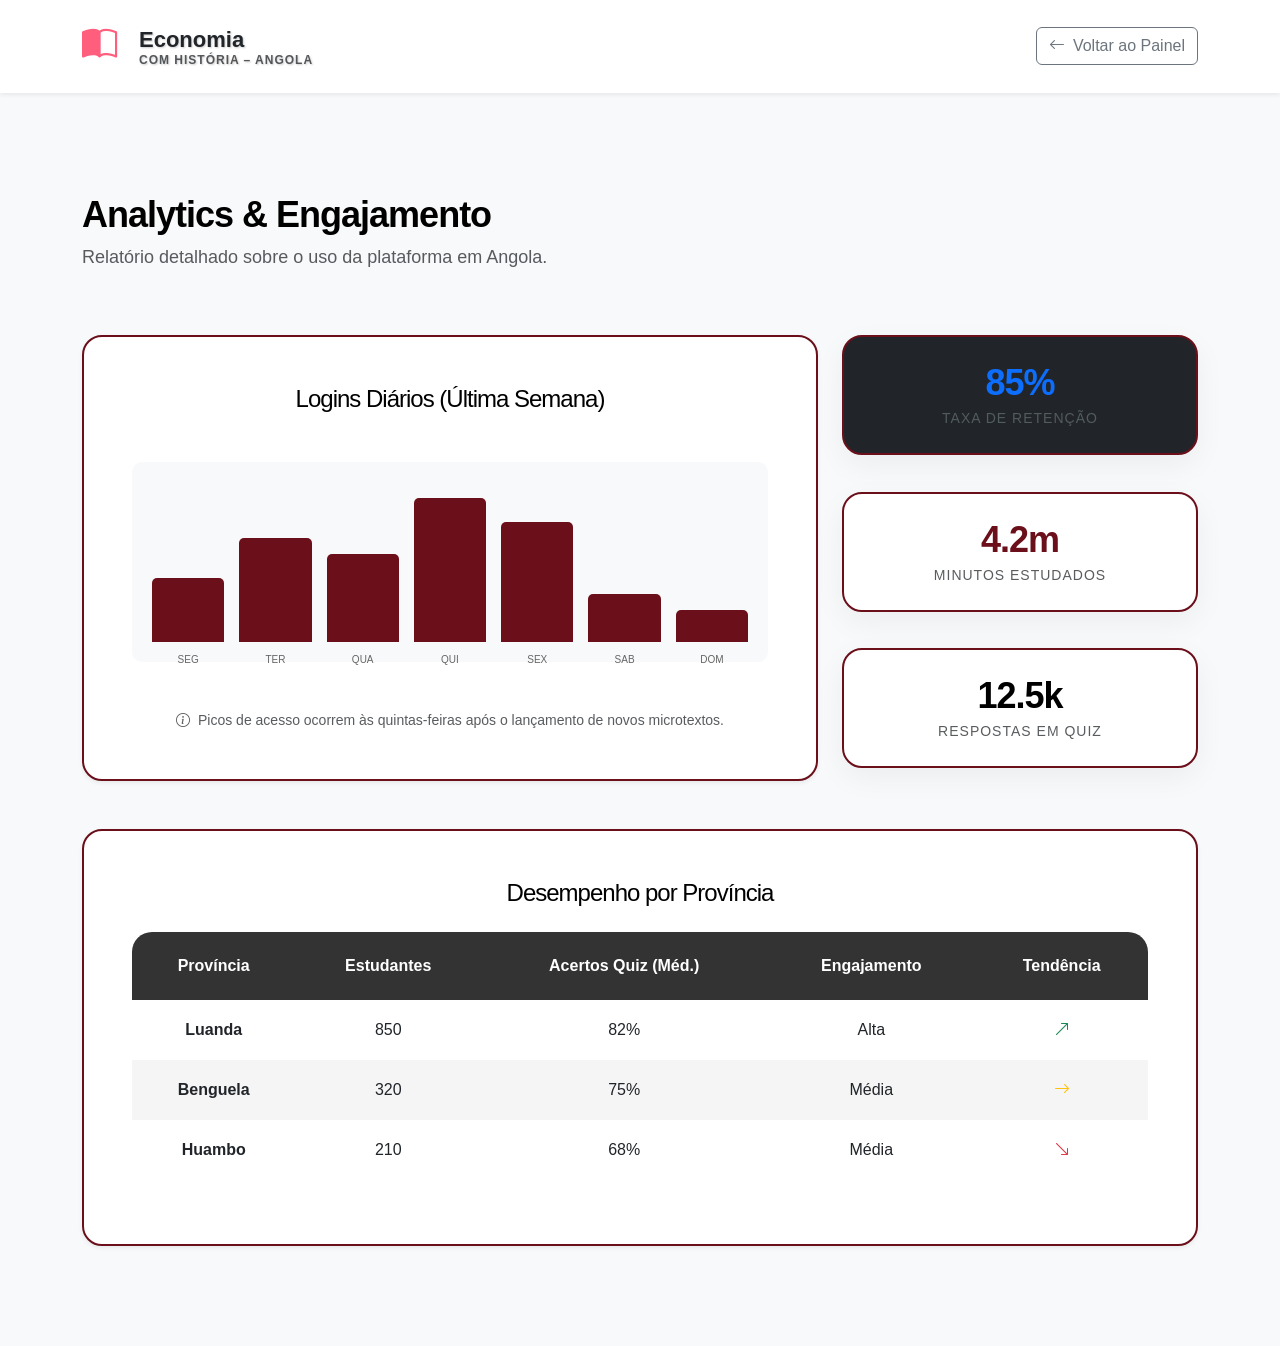
<file: admin-relatorios.html>
<!doctype html>
<html lang="pt">
    <head>
        <meta charset="utf-8">
        <meta name="viewport" content="width=device-width, initial-scale=1">
        <meta name="description" content="Relatórios - Economia com História">
        <title>Relatórios de Engajamento - EH Angola</title>

        <!-- CSS FILES -->                
        <link href="css/bootstrap.min.css" rel="stylesheet">
        <link href="css/bootstrap-icons.css" rel="stylesheet">
        <link href="css/templatemo-tiya-golf-club.css" rel="stylesheet">
        
        <style>
            .chart-bar {
                height: 200px;
                background: #f8f9fa;
                border-radius: 10px;
                display: flex;
                align-items: flex-end;
                padding: 20px;
                gap: 15px;
            }
            .bar {
                flex: 1;
                background: var(--primary-color);
                border-radius: 5px 5px 0 0;
                transition: height 1s ease;
                position: relative;
            }
            .bar:hover { filter: brightness(1.2); }
            .bar::after {
                content: attr(data-label);
                position: absolute;
                bottom: -25px;
                left: 50%;
                transform: translateX(-50%);
                font-size: 10px;
                color: #666;
            }
        </style>
    </head>
    
    <body class="bg-light">
        <main>
            <nav class="navbar navbar-expand-lg bg-white shadow-sm">                
                <div class="container">
                    <a class="navbar-brand d-flex align-items-center" href="index.html">
                        <i class="bi-book-half" style="font-size: 2.2rem; color: #FF5E7D; margin-right: 12px;"></i>
                        <span class="navbar-brand-text text-dark">
                            Economia
                            <small class="text-muted">com História – Angola</small>
                        </span>
                    </a>
                    
                    <a href="admin.html" class="btn btn-outline-secondary ms-auto"><i class="bi-arrow-left me-2"></i>Voltar ao Painel</a>
                </div>
            </nav>

            <section class="section-padding">
                <div class="container">
                    <div class="row mb-5">
                        <div class="col-lg-6">
                            <h2>Analytics & Engajamento</h2>
                            <p class="text-muted">Relatório detalhado sobre o uso da plataforma em Angola.</p>
                        </div>
                    </div>

                    <div class="row">
                        <!-- Gráfico de Atividade Semanal -->
                        <div class="col-lg-8 mb-4">
                            <div class="custom-block robust-card bg-white p-5 shadow-sm h-100">
                                <h4 class="mb-4">Logins Diários (Última Semana)</h4>
                                <div class="chart-bar mt-5">
                                    <div class="bar" style="height: 40%;" data-label="SEG"></div>
                                    <div class="bar" style="height: 65%;" data-label="TER"></div>
                                    <div class="bar" style="height: 55%;" data-label="QUA"></div>
                                    <div class="bar" style="height: 90%;" data-label="QUI"></div>
                                    <div class="bar" style="height: 75%;" data-label="SEX"></div>
                                    <div class="bar" style="height: 30%;" data-label="SAB"></div>
                                    <div class="bar" style="height: 20%;" data-label="DOM"></div>
                                </div>
                                <div class="mt-5 text-center">
                                    <p class="mb-0 small text-muted"><i class="bi-info-circle me-2"></i>Picos de acesso ocorrem às quintas-feiras após o lançamento de novos microtextos.</p>
                                </div>
                            </div>
                        </div>

                        <!-- Mini Estatísticas -->
                        <div class="col-lg-4 mb-4">
                            <div class="row h-100">
                                <div class="col-12 mb-4">
                                    <div class="custom-block robust-card bg-dark text-white p-4 text-center">
                                        <h2 class="mb-1 text-primary">85%</h2>
                                        <p class="mb-0 small text-uppercase" style="letter-spacing: 1px;">Taxa de Retenção</p>
                                    </div>
                                </div>
                                <div class="col-12 mb-4">
                                    <div class="custom-block robust-card bg-white p-4 text-center">
                                        <h2 class="mb-1" style="color: var(--primary-color);">4.2m</h2>
                                        <p class="mb-0 small text-muted text-uppercase" style="letter-spacing: 1px;">Minutos Estudados</p>
                                    </div>
                                </div>
                                <div class="col-12">
                                    <div class="custom-block robust-card bg-white p-4 text-center">
                                        <h2 class="mb-1">12.5k</h2>
                                        <p class="mb-0 small text-muted text-uppercase" style="letter-spacing: 1px;">Respostas em Quiz</p>
                                    </div>
                                </div>
                            </div>
                        </div>

                        <!-- Tabela de Desempenho por Região -->
                        <div class="col-12 mt-4">
                            <div class="custom-block robust-card bg-white p-5 shadow-sm">
                                <h4 class="mb-4">Desempenho por Província</h4>
                                <div class="table-responsive">
                                    <table class="table table-hover align-middle">
                                        <thead>
                                            <tr>
                                                <th>Província</th>
                                                <th>Estudantes</th>
                                                <th>Acertos Quiz (Méd.)</th>
                                                <th>Engajamento</th>
                                                <th>Tendência</th>
                                            </tr>
                                        </thead>
                                        <tbody>
                                            <tr>
                                                <td><strong>Luanda</strong></td>
                                                <td>850</td>
                                                <td>82%</td>
                                                <td>Alta</td>
                                                <td><i class="bi-arrow-up-right text-success"></i></td>
                                            </tr>
                                            <tr>
                                                <td><strong>Benguela</strong></td>
                                                <td>320</td>
                                                <td>75%</td>
                                                <td>Média</td>
                                                <td><i class="bi-arrow-right text-warning"></i></td>
                                            </tr>
                                            <tr>
                                                <td><strong>Huambo</strong></td>
                                                <td>210</td>
                                                <td>68%</td>
                                                <td>Média</td>
                                                <td><i class="bi-arrow-down-right text-danger"></i></td>
                                            </tr>
                                        </tbody>
                                    </table>
                                </div>
                            </div>
                        </div>
                    </div>
                </div>
            </section>
        </main>

        <script src="js/bootstrap.bundle.min.js"></script>
    </body>
</html>
</file>
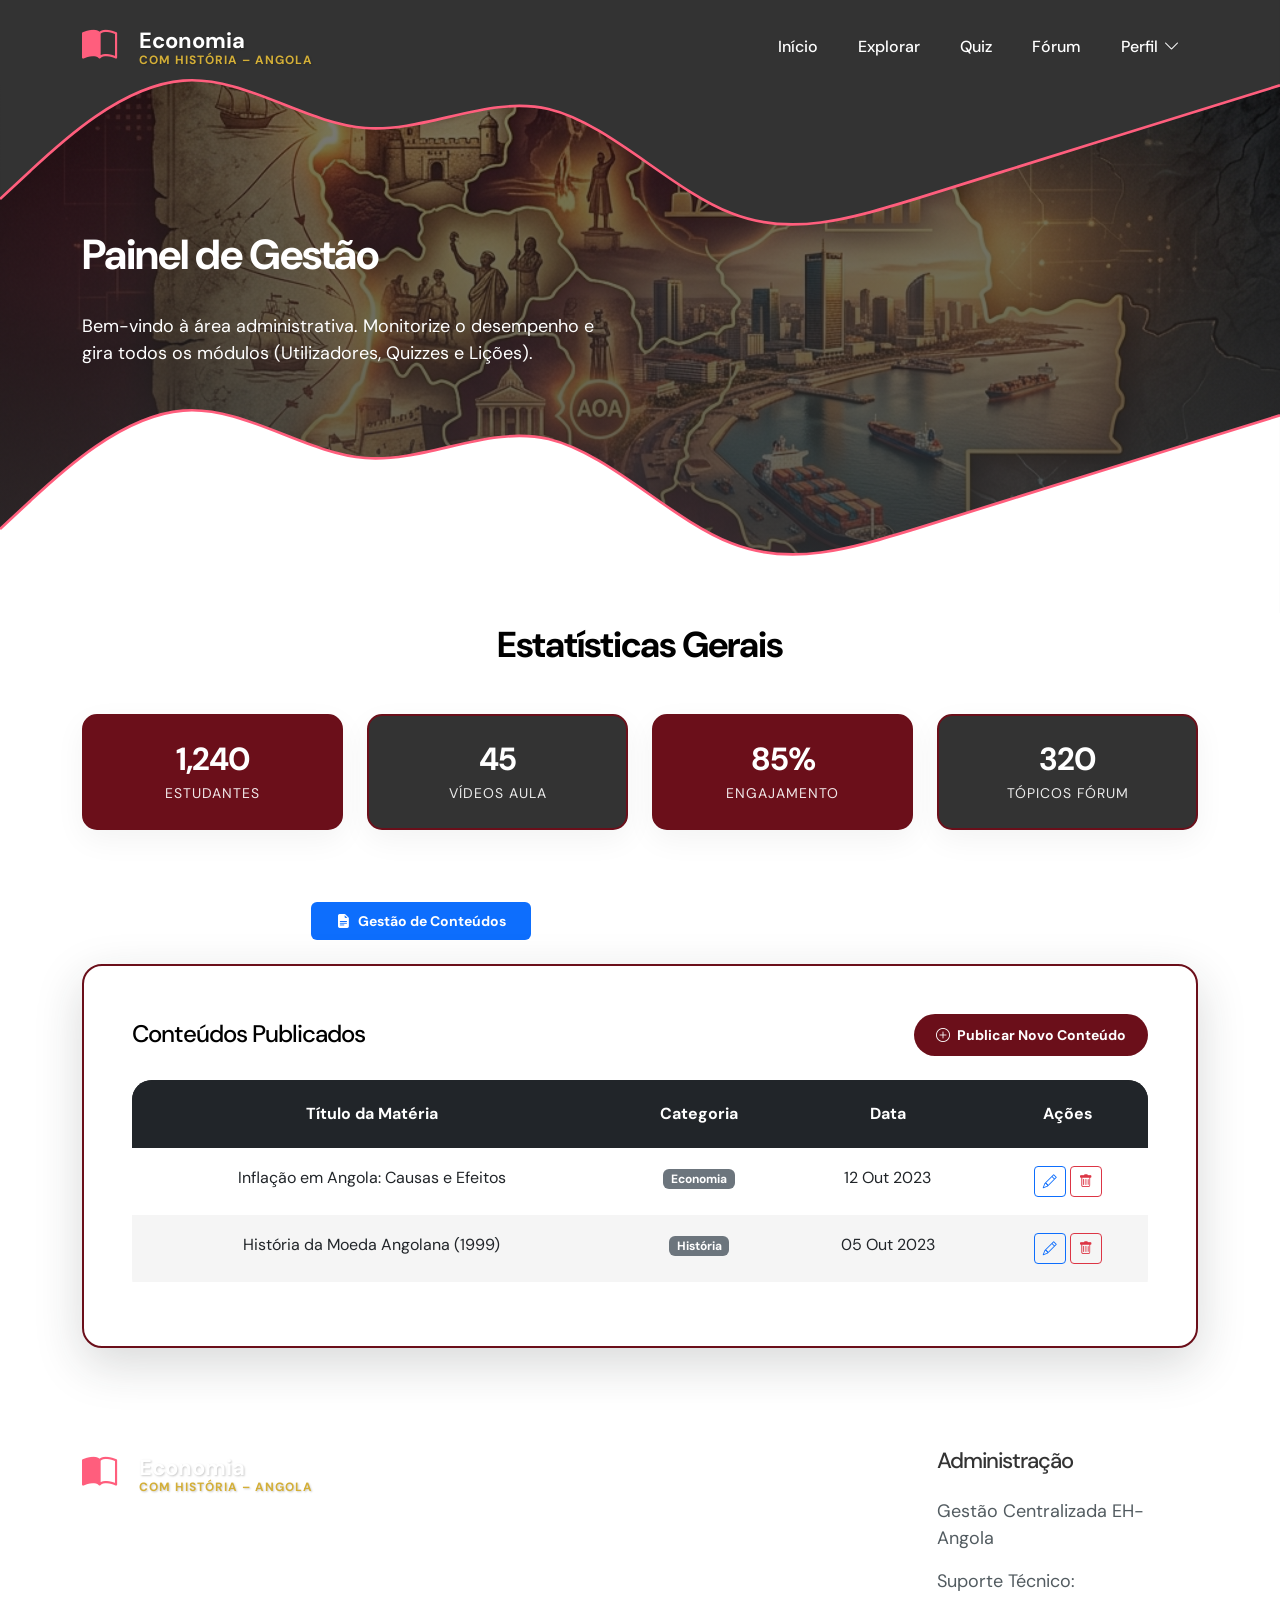
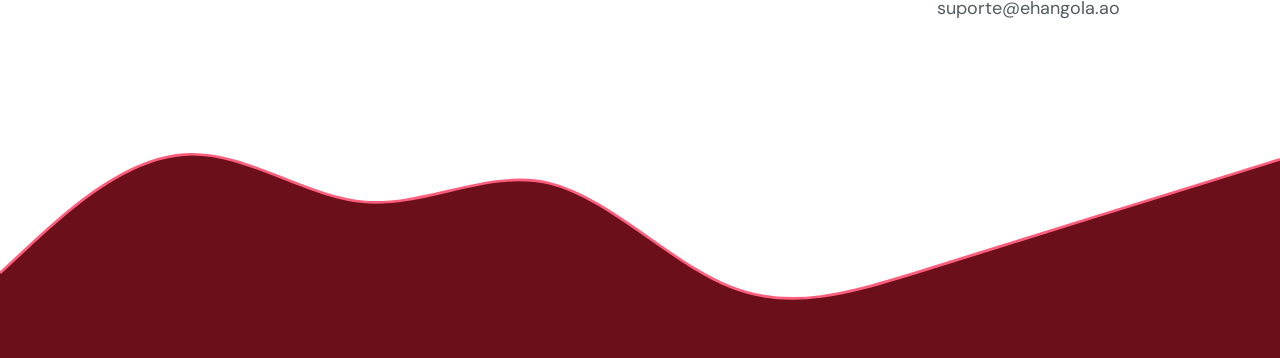
<file: admin.html>
<!doctype html>
<html lang="pt">
    <head>
        <meta charset="utf-8">
        <meta name="viewport" content="width=device-width, initial-scale=1">

        <meta name="description" content="Painel de Administrador - Economia com História">
        <meta name="author" content="Economia com História">

        <title>Administração - Economia com História</title>

        <!-- CSS FILES -->                
        <link rel="preconnect" href="https://fonts.googleapis.com">
        <link rel="preconnect" href="https://fonts.gstatic.com" crossorigin>
        <link href="https://fonts.googleapis.com/css2?family=DM+Sans:ital,wght@0,400;0,500;0,700;1,400&display=swap" rel="stylesheet">
        <link href="css/bootstrap.min.css" rel="stylesheet">
        <link href="css/bootstrap-icons.css" rel="stylesheet">
        <link href="css/templatemo-tiya-golf-club.css" rel="stylesheet">
    </head>
    
    <body>
        <main>
            <nav class="navbar navbar-expand-lg">                
                <div class="container">
                    <a class="navbar-brand d-flex align-items-center" href="index.html">
                        <i class="bi-book-half" style="font-size: 2.2rem; color: #FF5E7D; margin-right: 12px;"></i>
                        <span class="navbar-brand-text">
                            Economia
                            <small>com História – Angola</small>
                        </span>
                    </a>

                    <div class="d-lg-none ms-auto me-3">
                        <a class="btn custom-btn custom-border-btn" data-bs-toggle="offcanvas" href="#offcanvasExample" role="button" aria-controls="offcanvasExample">Admin Login</a>
                    </div>
    
                    <button class="navbar-toggler" type="button" data-bs-toggle="collapse" data-bs-target="#navbarNav" aria-controls="navbarNav" aria-expanded="false" aria-label="Toggle navigation">
                        <span class="navbar-toggler-icon"></span>
                    </button>
    
                    <div class="collapse navbar-collapse" id="navbarNav">
                        <ul class="navbar-nav ms-lg-auto">
                            <li class="nav-item">
                                <a class="nav-link" href="index.html">Início</a>
                            </li>
    
                            <li class="nav-item">
                                <a class="nav-link" href="explorar.html">Explorar</a>
                            </li>

                            <li class="nav-item">
                                <a class="nav-link" href="quiz.html">Quiz</a>
                            </li>

                            <li class="nav-item">
                                <a class="nav-link" href="forum.html">Fórum</a>
                            </li>

                            <li class="nav-item dropdown">
                                <a class="nav-link dropdown-toggle" href="#" id="navbarProfileDropdown" role="button" data-bs-toggle="dropdown" aria-expanded="false">Perfil</a>

                                <ul class="dropdown-menu dropdown-menu-light" aria-labelledby="navbarProfileDropdown">
                                    <li><a class="dropdown-item active" href="admin.html">Administrador</a></li>
                                    <li><a class="dropdown-item" href="perfil.html">Utilizador</a></li>
                                </ul>
                            </li>
                        </ul>
                    </div>
                </div>
            </nav>

            <section class="hero-section hero-admin d-flex justify-content-center align-items-center" id="section_1">
                <div class="section-overlay"></div>
                
                <svg xmlns="http://www.w3.org/2000/svg" viewBox="0 0 1440 320">
                    <path fill="#333333" fill-opacity="1" d="M0,224L34.3,192C68.6,160,137,96,206,90.7C274.3,85,343,139,411,144C480,149,549,107,617,122.7C685.7,139,754,213,823,240C891.4,267,960,245,1029,224C1097.1,203,1166,181,1234,160C1302.9,139,1371,117,1406,106.7L1440,96L1440,0L1405.7,0C1371.4,0,1303,0,1234,0C1165.7,0,1097,0,1029,0C960,0,891,0,823,0C754.3,0,686,0,617,0C548.6,0,480,0,411,0C342.9,0,274,0,206,0C137.1,0,69,0,34,0L0,0Z"></path>
                    <path fill="none" stroke="#FF5E7D" stroke-width="3" d="M0,224L34.3,192C68.6,160,137,96,206,90.7C274.3,85,343,139,411,144C480,149,549,107,617,122.7C685.7,139,754,213,823,240C891.4,267,960,245,1029,224C1097.1,203,1166,181,1234,160C1302.9,139,1371,117,1406,106.7L1440,96"></path>
                </svg>

                <div class="container">
                    <div class="row">
                        <div class="col-lg-6 col-12">
                            <h1 class="text-white mb-4 pb-2">Painel de Gestão</h1>
                            <p class="text-white">Bem-vindo à área administrativa. Monitorize o desempenho e gira todos os módulos (Utilizadores, Quizzes e Lições).</p>
                        </div>
                    </div>
                </div>

                <svg xmlns="http://www.w3.org/2000/svg" viewBox="0 0 1440 320">
                    <path fill="#ffffff" fill-opacity="1" d="M0,224L34.3,192C68.6,160,137,96,206,90.7C274.3,85,343,139,411,144C480,149,549,107,617,122.7C685.7,139,754,213,823,240C891.4,267,960,245,1029,224C1097.1,203,1166,181,1234,160C1302.9,139,1371,117,1406,106.7L1440,96L1440,320L1405.7,320C1371.4,320,1303,320,1234,320C1165.7,320,1097,320,1029,320C960,320,891,320,823,320C754.3,320,686,320,617,320C548.6,320,480,320,411,320C342.9,320,274,320,206,320C137.1,320,69,320,34,320L0,320Z"></path>
                    <path fill="none" stroke="#FF5E7D" stroke-width="3" d="M0,224L34.3,192C68.6,160,137,96,206,90.7C274.3,85,343,139,411,144C480,149,549,107,617,122.7C685.7,139,754,213,823,240C891.4,267,960,245,1029,224C1097.1,203,1166,181,1234,160C1302.9,139,1371,117,1406,106.7L1440,96"></path>
                </svg>
            </section>

            <section class="section-padding">
                <div class="container">
                    <!-- Estatísticas -->
                    <div class="row">
                        <div class="col-lg-12 col-12">
                            <h2 class="mb-5 text-center">Estatísticas Gerais</h2>
                        </div>
                        <div class="col-lg-3 col-md-6 col-12 mb-4">
                            <a href="admin-estudantes.html" class="admin-stat-card custom-block-date-wrap robust-card bg-primary text-center p-4" style="border-radius: 15px; background-color: #6B0F1A !important;">
                                <h3 class="text-white mb-1">1,240</h3>
                                <p class="text-white mb-0">Estudantes</p>
                            </a>
                        </div>
                        <div class="col-lg-3 col-md-6 col-12 mb-4">
                            <a href="admin-conteudos.html" class="admin-stat-card custom-block-date-wrap robust-card bg-dark text-center p-4" style="border-radius: 15px; background-color: #333333 !important;">
                                <h3 class="text-white mb-1">45</h3>
                                <p class="text-white mb-0">Vídeos Aula</p>
                            </a>
                        </div>
                        <div class="col-lg-3 col-md-6 col-12 mb-4">
                            <a href="admin-relatorios.html" class="admin-stat-card custom-block-date-wrap robust-card bg-primary text-center p-4" style="border-radius: 15px; background-color: #6B0F1A !important;">
                                <h3 class="text-white mb-1">85%</h3>
                                <p class="text-white mb-0">Engajamento</p>
                            </a>
                        </div>
                        <div class="col-lg-3 col-md-6 col-12 mb-4">
                            <a href="admin-forum.html" class="admin-stat-card custom-block-date-wrap robust-card bg-dark text-center p-4" style="border-radius: 15px; background-color: #333333 !important;">
                                <h3 class="text-white mb-1">320</h3>
                                <p class="text-white mb-0">Tópicos Fórum</p>
                            </a>
                        </div>
                    </div>

                    <!-- Módulos de Administração com Tabs -->
                    <div class="row mt-5">
                        <div class="col-12">
                            <ul class="nav nav-pills mb-4 justify-content-center" id="adminTab" role="tablist">
                                <li class="nav-item" role="presentation">
                                    <button class="nav-link active custom-btn me-2" id="conteudos-tab" data-bs-toggle="tab" data-bs-target="#conteudos" type="button" role="tab" style="padding: 10px 25px;"><i class="bi-file-earmark-text-fill me-2"></i>Gestão de Conteúdos</button>
                                </li>
                                <li class="nav-item" role="presentation">
                                    <button class="nav-link custom-btn me-2" id="users-tab" data-bs-toggle="tab" data-bs-target="#users" type="button" role="tab" style="padding: 10px 25px;"><i class="bi-people-fill me-2"></i>Gestão de Utilizadores</button>
                                </li>
                                <li class="nav-item" role="presentation">
                                    <button class="nav-link custom-btn" id="quiz-tab" data-bs-toggle="tab" data-bs-target="#quiz" type="button" role="tab" style="padding: 10px 25px;"><i class="bi-check-circle-fill me-2"></i>Relatórios de Quiz</button>
                                </li>
                            </ul>

                            <div class="tab-content custom-block robust-card bg-white shadow-lg p-5" id="adminTabContent" style="border-radius: var(--border-radius-medium);">
                                
                                <!-- Tab 1: Gestão de Conteúdos -->
                                <div class="tab-pane fade show active" id="conteudos" role="tabpanel">
                                    <div class="d-flex justify-content-between align-items-center mb-4">
                                        <h4 class="mb-0">Conteúdos Publicados</h4>
                                        <!-- Botão que agora vai abrir o MODAL nativo do Bootstrap em vez do prompt de JS -->
                                        <button type="button" class="btn custom-btn" data-bs-toggle="modal" data-bs-target="#modalPublicar">
                                            <i class="bi-plus-circle me-1"></i> Publicar Novo Conteúdo
                                        </button>
                                    </div>
                                    <div class="table-responsive">
                                        <table class="table table-hover" id="tabela-conteudos">
                                            <thead class="table-dark">
                                                <tr>
                                                    <th scope="col">Título da Matéria</th>
                                                    <th scope="col">Categoria</th>
                                                    <th scope="col">Data</th>
                                                    <th scope="col">Ações</th>
                                                </tr>
                                            </thead>
                                            <tbody>
                                                <tr>
                                                    <td>Inflação em Angola: Causas e Efeitos</td>
                                                    <td><span class="badge bg-secondary">Economia</span></td>
                                                    <td>12 Out 2023</td>
                                                    <td>
                                                        <button class="btn btn-sm btn-outline-primary btn-modals-editar"><i class="bi-pencil"></i></button>
                                                        <button class="btn btn-sm btn-outline-danger btn-modals-apagar"><i class="bi-trash"></i></button>
                                                    </td>
                                                </tr>
                                                <tr>
                                                    <td>História da Moeda Angolana (1999)</td>
                                                    <td><span class="badge bg-secondary">História</span></td>
                                                    <td>05 Out 2023</td>
                                                    <td>
                                                        <button class="btn btn-sm btn-outline-primary btn-modals-editar"><i class="bi-pencil"></i></button>
                                                        <button class="btn btn-sm btn-outline-danger btn-modals-apagar"><i class="bi-trash"></i></button>
                                                    </td>
                                                </tr>
                                            </tbody>
                                        </table>
                                    </div>
                                </div>

                                <!-- Tab 2: Gestão de Utilizadores -->
                                <div class="tab-pane fade" id="users" role="tabpanel">
                                    <h4 class="mb-4">Monitorização de Estudantes</h4>
                                    <div class="table-responsive">
                                        <table class="table table-hover">
                                            <thead class="table-dark">
                                                <tr>
                                                    <th scope="col">Identificação</th>
                                                    <th scope="col">Universidade</th>
                                                    <th scope="col">Nível Alcançado</th>
                                                    <th scope="col">Estado</th>
                                                </tr>
                                            </thead>
                                            <tbody>
                                                <tr>
                                                    <td><strong>Geraldo Chiquemba</strong><br><small>geraldo@email.com</small></td>
                                                    <td>Agostinho Neto</td>
                                                    <td><i class="bi-star-fill text-warning"></i> Estudante Avançado</td>
                                                    <td><span class="badge bg-success">Ativo</span></td>
                                                </tr>
                                                <tr>
                                                    <td><strong>Maria Luísa</strong><br><small>maria.l@email.com</small></td>
                                                    <td>Universidade Católica</td>
                                                    <td><i class="bi-star-half text-warning"></i> Iniciante</td>
                                                    <td><span class="badge bg-success">Ativo</span></td>
                                                </tr>
                                            </tbody>
                                        </table>
                                    </div>
                                </div>

                                <!-- Tab 3: Relatórios de Quiz -->
                                <div class="tab-pane fade" id="quiz" role="tabpanel">
                                    <div class="d-flex justify-content-between align-items-center mb-4">
                                        <h4 class="mb-0">Taxas de Acerto Diárias</h4>
                                        <button class="btn btn-outline-dark"><i class="bi-download me-1"></i> Exportar Relatório</button>
                                    </div>
                                    <div class="table-responsive">
                                        <table class="table table-hover">
                                            <thead class="table-dark">
                                                <tr>
                                                    <th scope="col">Módulo Quiz</th>
                                                    <th scope="col">Total Respostas</th>
                                                    <th scope="col">Taxa Acerto</th>
                                                    <th scope="col">Dificuldade</th>
                                                </tr>
                                            </thead>
                                            <tbody>
                                                <tr>
                                                    <td>Reforma Monetária (1999)</td>
                                                    <td>450 submissões</td>
                                                    <td><span class="text-success fw-bold">82%</span></td>
                                                    <td>Fácil</td>
                                                </tr>
                                                <tr>
                                                    <td>Transição Económica (2005)</td>
                                                    <td>315 submissões</td>
                                                    <td><span class="text-danger fw-bold">41%</span></td>
                                                    <td>Difícil</td>
                                                </tr>
                                            </tbody>
                                        </table>
                                    </div>
                                </div>
                            </div>
                        </div>
                    </div>
                </div>
            </section>
        </main>

        <!-- Bootstrap Modals (Sistemas em Popup para as Funcionalidades Premium!) -->
        <div class="modal fade" id="modalPublicar" tabindex="-1" aria-labelledby="modalPublicarLabel" aria-hidden="true">
            <div class="modal-dialog modal-dialog-centered">
                <div class="modal-content border-0 shadow-lg">
                    <div class="modal-header text-white" style="background-color: var(--primary-color);">
                        <h5 class="modal-title" id="modalPublicarLabel"><i class="bi-plus-circle me-2"></i>Adicionar Conteúdo Oficial</h5>
                        <button type="button" class="btn-close btn-close-white" data-bs-dismiss="modal" aria-label="Close"></button>
                    </div>
                    <div class="modal-body custom-form p-4">
                        <div class="mb-3">
                            <label class="form-label">Título da Lição/Microtexto</label>
                            <input type="text" id="ipt-titulo" class="form-control" placeholder="Ex: Guerra Civil e Efeitos no Kwanza">
                        </div>
                        <div class="mb-3">
                            <label class="form-label">Categoria de Ensino</label>
                            <select id="ipt-categoria" class="form-select form-control" style="border-radius: var(--border-radius-large);">
                                <option value="Economia">Economia Nacional</option>
                                <option value="História">História de Angola</option>
                                <option value="Geografia">Geografia Política</option>
                            </select>
                        </div>
                        <div class="mb-3">
                            <label class="form-label">Cole o link da Video-Aula (Youtube)</label>
                            <input type="url" class="form-control" placeholder="https://youtube.com/...">
                        </div>
                    </div>
                    <div class="modal-footer border-0">
                        <button type="button" class="btn btn-outline-secondary" data-bs-dismiss="modal" style="border-radius: 5px;">Cancelar</button>
                        <button type="button" class="btn custom-btn" id="btn-inserir-tabela">Confirmar e Publicar</button>
                    </div>
                </div>
            </div>
        </div>

        <footer class="site-footer">
            <div class="container">
                <div class="row">
                    <div class="col-lg-6 col-12 me-auto mb-5 mb-lg-0">
                        <a class="navbar-brand d-flex align-items-center" href="index.html">
                            <i class="bi-book-half" style="font-size: 2.2rem; color: #FF5E7D; margin-right: 12px;"></i>
                            <span class="navbar-brand-text">
                                Economia
                                <small>com História – Angola</small>
                            </span>
                        </a>
                    </div>
                    <div class="col-lg-3 col-12">
                        <h5 class="site-footer-title mb-4">Administração</h5>
                        <p class="copyright-text">Gestão Centralizada EH-Angola</p>
                        <p class="copyright-text">Suporte Técnico: suporte@ehangola.ao</p>
                    </div>
                </div>
            </div>
            <svg xmlns="http://www.w3.org/2000/svg" viewBox="0 0 1440 320">
                <path fill="#6B0F1A" fill-opacity="1" d="M0,224L34.3,192C68.6,160,137,96,206,90.7C274.3,85,343,139,411,144C480,149,549,107,617,122.7C685.7,139,754,213,823,240C891.4,267,960,245,1029,224C1097.1,203,1166,181,1234,160C1302.9,139,1371,117,1406,106.7L1440,96L1440,320L1405.7,320C1371.4,320,1303,320,1234,320C1165.7,320,1097,320,1029,320C960,320,891,320,823,320C754.3,320,686,320,617,320C548.6,320,480,320,411,320C342.9,320,274,320,206,320C137.1,320,69,320,34,320L0,320Z"></path>
                <path fill="none" stroke="#FF5E7D" stroke-width="3" d="M0,224L34.3,192C68.6,160,137,96,206,90.7C274.3,85,343,139,411,144C480,149,549,107,617,122.7C685.7,139,754,213,823,240C891.4,267,960,245,1029,224C1097.1,203,1166,181,1234,160C1302.9,139,1371,117,1406,106.7L1440,96"></path>
            </svg>
        </footer>

        <!-- JAVASCRIPT FILES -->
        <script src="js/jquery.min.js"></script>
        <script src="js/bootstrap.bundle.min.js"></script>
        <script src="js/jquery.sticky.js"></script>
        <script src="js/custom.js"></script>
        <script src="js/simulations.js"></script>
    </body>
</html>
</file>
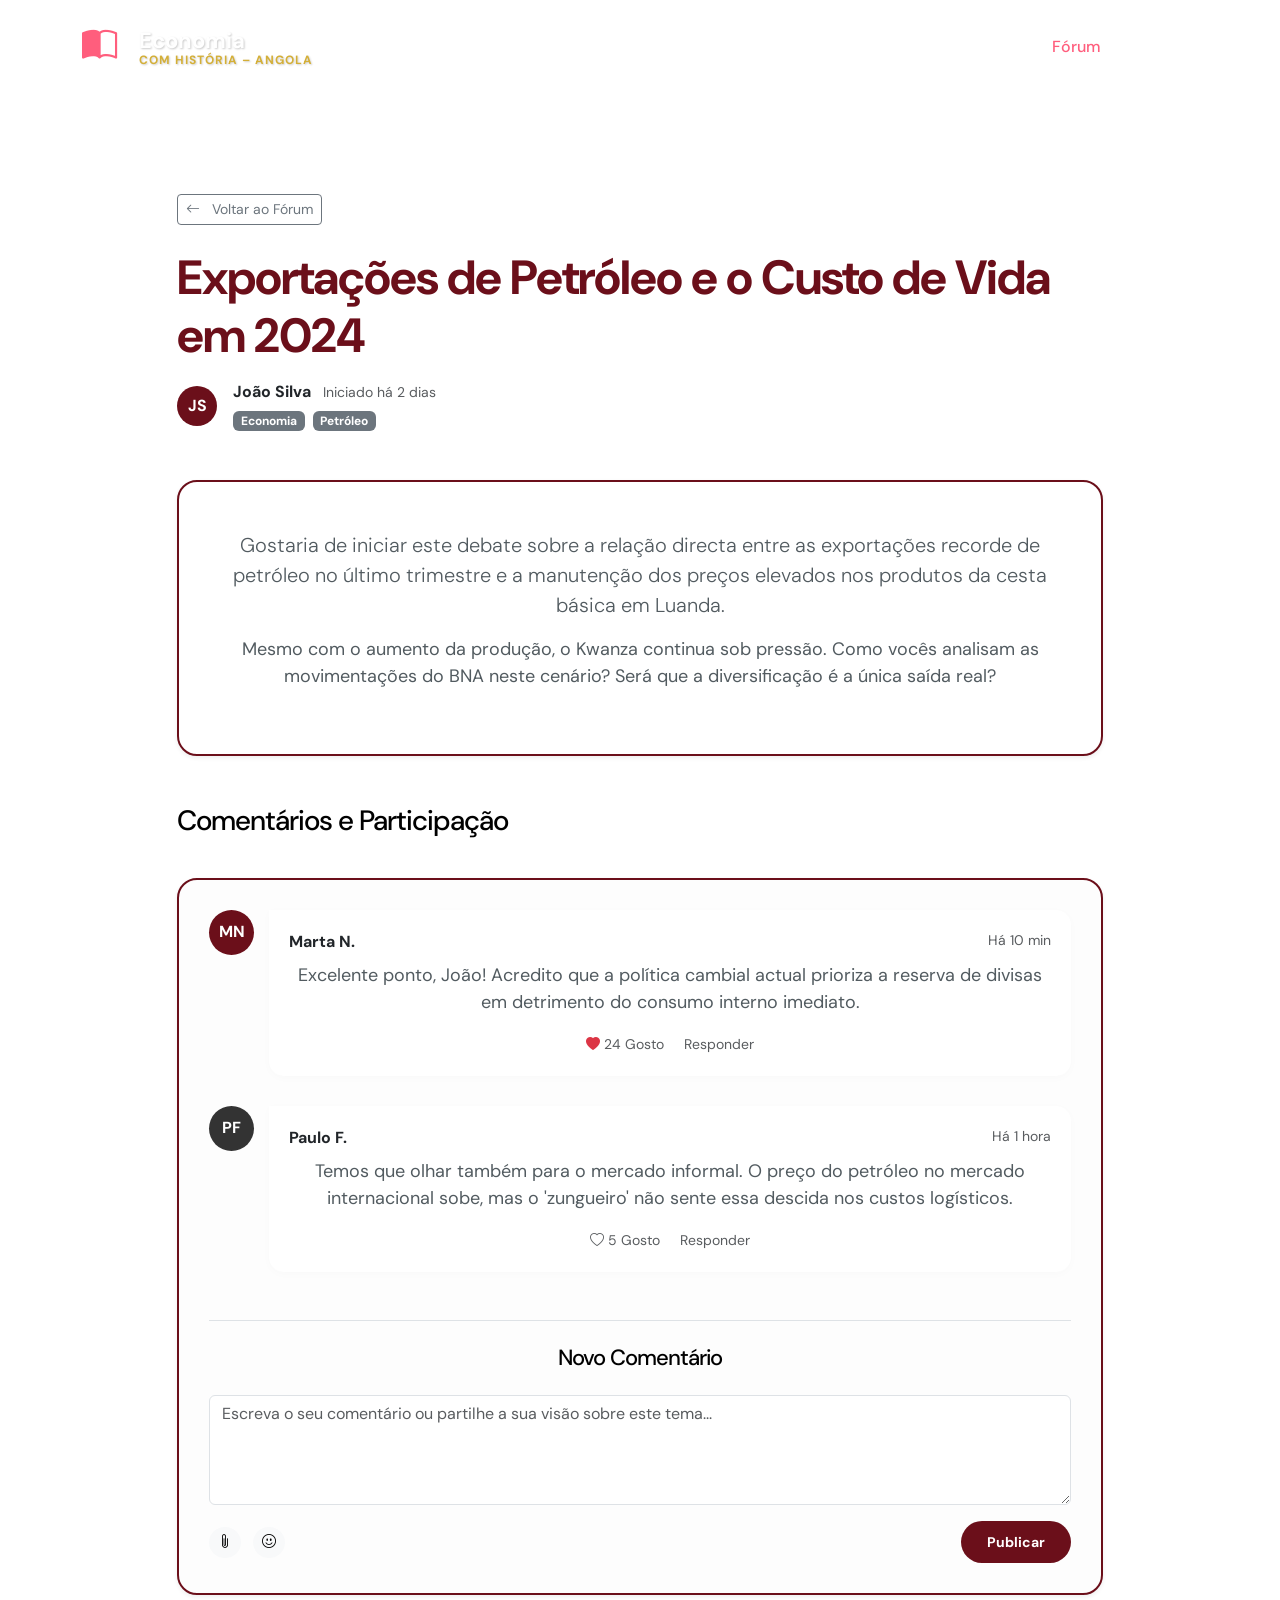
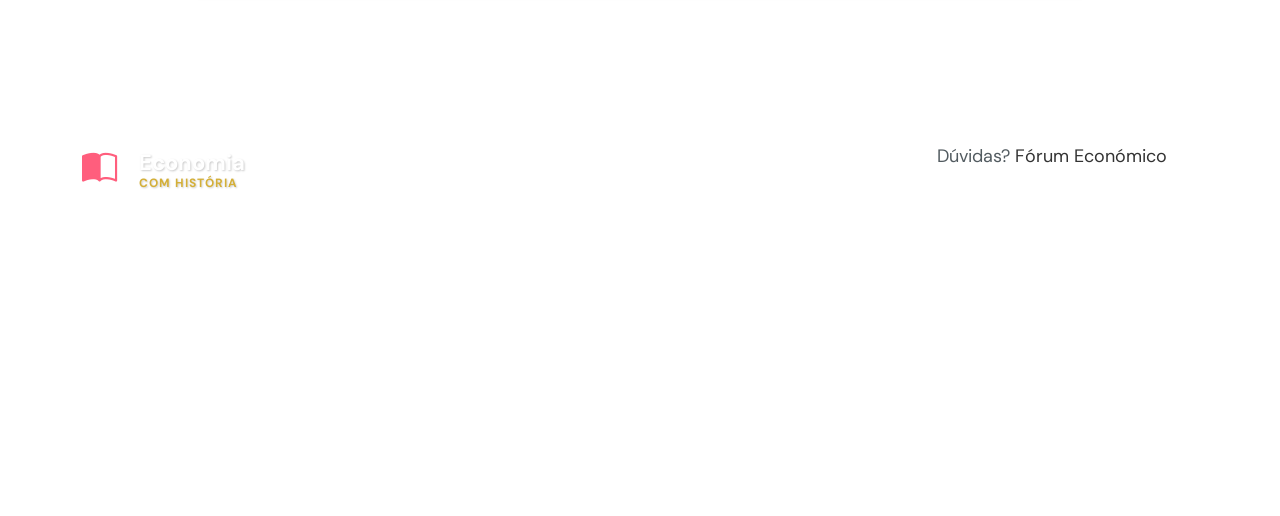
<file: discussao.html>
<!doctype html>
<html lang="pt">
    <head>
        <meta charset="utf-8">
        <meta name="viewport" content="width=device-width, initial-scale=1">

        <title>Discussão - Economia com História</title>

        <!-- CSS FILES -->                
        <link rel="preconnect" href="https://fonts.googleapis.com">
        <link rel="preconnect" href="https://fonts.gstatic.com" crossorigin>
        <link href="https://fonts.googleapis.com/css2?family=DM+Sans:ital,wght@0,400;0,500;0,700;1,400&display=swap" rel="stylesheet">
        <link href="css/bootstrap.min.css" rel="stylesheet">
        <link href="css/bootstrap-icons.css" rel="stylesheet">
        <link href="css/templatemo-tiya-golf-club.css" rel="stylesheet">
    </head>
    
    <body>
        <main>
            <nav class="navbar navbar-expand-lg">                
                <div class="container">
                    <a class="navbar-brand d-flex align-items-center" href="index.html">
                        <i class="bi-book-half" style="font-size: 2.2rem; color: #FF5E7D; margin-right: 12px;"></i>
                        <span class="navbar-brand-text">
                            Economia
                            <small>com História – Angola</small>
                        </span>
                    </a>

                    <div class="collapse navbar-collapse" id="navbarNav">
                        <ul class="navbar-nav ms-lg-auto">
                            <li class="nav-item"><a class="nav-link" href="index.html">Início</a></li>
                            <li class="nav-item"><a class="nav-link" href="explorar.html">Explorar</a></li>
                            <li class="nav-item"><a class="nav-link active" href="forum.html">Fórum</a></li>
                            <li class="nav-item"><a class="nav-link" href="perfil.html">Perfil</a></li>
                        </ul>
                    </div>
                </div>
            </nav>

            <section class="section-padding">
                <div class="container">
                    <div class="row">
                        <div class="col-lg-10 col-12 mx-auto">
                            <a href="forum.html" class="btn btn-sm btn-outline-secondary mb-4"><i class="bi-arrow-left me-2"></i> Voltar ao Fórum</a>
                            
                            <div class="topic-header mb-5">
                                <h1 class="display-5 fw-bold mb-3" style="color: var(--primary-color);">Exportações de Petróleo e o Custo de Vida em 2024</h1>
                                <div class="d-flex align-items-center">
                                    <div class="comment-avatar me-3" style="width: 40px; height: 40px;">JS</div>
                                    <div>
                                        <strong>João Silva</strong> <small class="text-muted ms-2">Iniciado há 2 dias</small>
                                        <div class="mt-1">
                                            <span class="badge bg-secondary">Economia</span>
                                            <span class="badge bg-secondary ms-1">Petróleo</span>
                                        </div>
                                    </div>
                                </div>
                            </div>

                            <div class="main-content robust-card bg-white p-5 mb-5 shadow-sm">
                                <p class="lead">Gostaria de iniciar este debate sobre a relação directa entre as exportações recorde de petróleo no último trimestre e a manutenção dos preços elevados nos produtos da cesta básica em Luanda.</p>
                                <p>Mesmo com o aumento da produção, o Kwanza continua sob pressão. Como vocês analisam as movimentações do BNA neste cenário? Será que a diversificação é a única saída real?</p>
                            </div>

                            <h3 class="mb-4 mt-5">Comentários e Participação</h3>
                            
                            <div class="comment-block robust-card shadow-sm mb-5">
                                <!-- Comentário 1 -->
                                <div class="comment-item">
                                    <div class="comment-avatar">MN</div>
                                    <div class="comment-content">
                                        <div class="d-flex justify-content-between mb-2">
                                            <strong>Marta N.</strong>
                                            <small class="text-muted">Há 10 min</small>
                                        </div>
                                        <p class="mb-0">Excelente ponto, João! Acredito que a política cambial actual prioriza a reserva de divisas em detrimento do consumo interno imediato.</p>
                                        <div class="mt-3">
                                            <a href="#" class="text-muted small me-3"><i class="bi-heart-fill text-danger"></i> 24 Gosto</a>
                                            <a href="#" class="text-muted small">Responder</a>
                                        </div>
                                    </div>
                                </div>

                                <!-- Comentário 2 -->
                                <div class="comment-item">
                                    <div class="comment-avatar" style="background-color: #333; color: white;">PF</div>
                                    <div class="comment-content">
                                        <div class="d-flex justify-content-between mb-2">
                                            <strong>Paulo F.</strong>
                                            <small class="text-muted">Há 1 hora</small>
                                        </div>
                                        <p class="mb-0">Temos que olhar também para o mercado informal. O preço do petróleo no mercado internacional sobe, mas o 'zungueiro' não sente essa descida nos custos logísticos.</p>
                                        <div class="mt-3">
                                            <a href="#" class="text-muted small me-3"><i class="bi-heart"></i> 5 Gosto</a>
                                            <a href="#" class="text-muted small">Responder</a>
                                        </div>
                                    </div>
                                </div>

                                <!-- Formulário de Novo Comentário -->
                                <div class="new-comment-form mt-5 pt-4 border-top">
                                    <h5 class="mb-4">Novo Comentário</h5>
                                    <form action="#" method="post">
                                        <textarea class="form-control mb-3" rows="4" placeholder="Escreva o seu comentário ou partilhe a sua visão sobre este tema..."></textarea>
                                        <div class="d-flex justify-content-between align-items-center">
                                            <div class="comment-utils">
                                                <button type="button" class="btn btn-sm btn-light rounded-circle me-2"><i class="bi-paperclip"></i></button>
                                                <button type="button" class="btn btn-sm btn-light rounded-circle"><i class="bi-emoji-smile"></i></button>
                                            </div>
                                            <button type="submit" class="btn custom-btn px-4">Publicar</button>
                                        </div>
                                    </form>
                                </div>
                            </div>
                        </div>
                    </div>
                </div>
            </section>
        </main>

        <footer class="site-footer">
            <div class="container">
                <div class="row">
                    <div class="col-lg-6 col-12 me-auto mb-5 mb-lg-0">
                        <a class="navbar-brand d-flex align-items-center" href="index.html">
                            <i class="bi-book-half" style="font-size: 2.2rem; color: #FF5E7D; margin-right: 12px;"></i>
                            <span class="navbar-brand-text">Economia <small>com História</small></span>
                        </a>
                    </div>
                    <div class="col-lg-3 col-12">
                        <p class="copyright-text">Dúvidas? <a href="forum.html">Fórum Económico</a></p>
                    </div>
                </div>
            </div>
        </footer>

        <!-- JAVASCRIPT FILES -->
        <script src="js/jquery.min.js"></script>
        <script src="js/bootstrap.bundle.min.js"></script>
        <script src="js/custom.js"></script>
    </body>
</html>
</file>
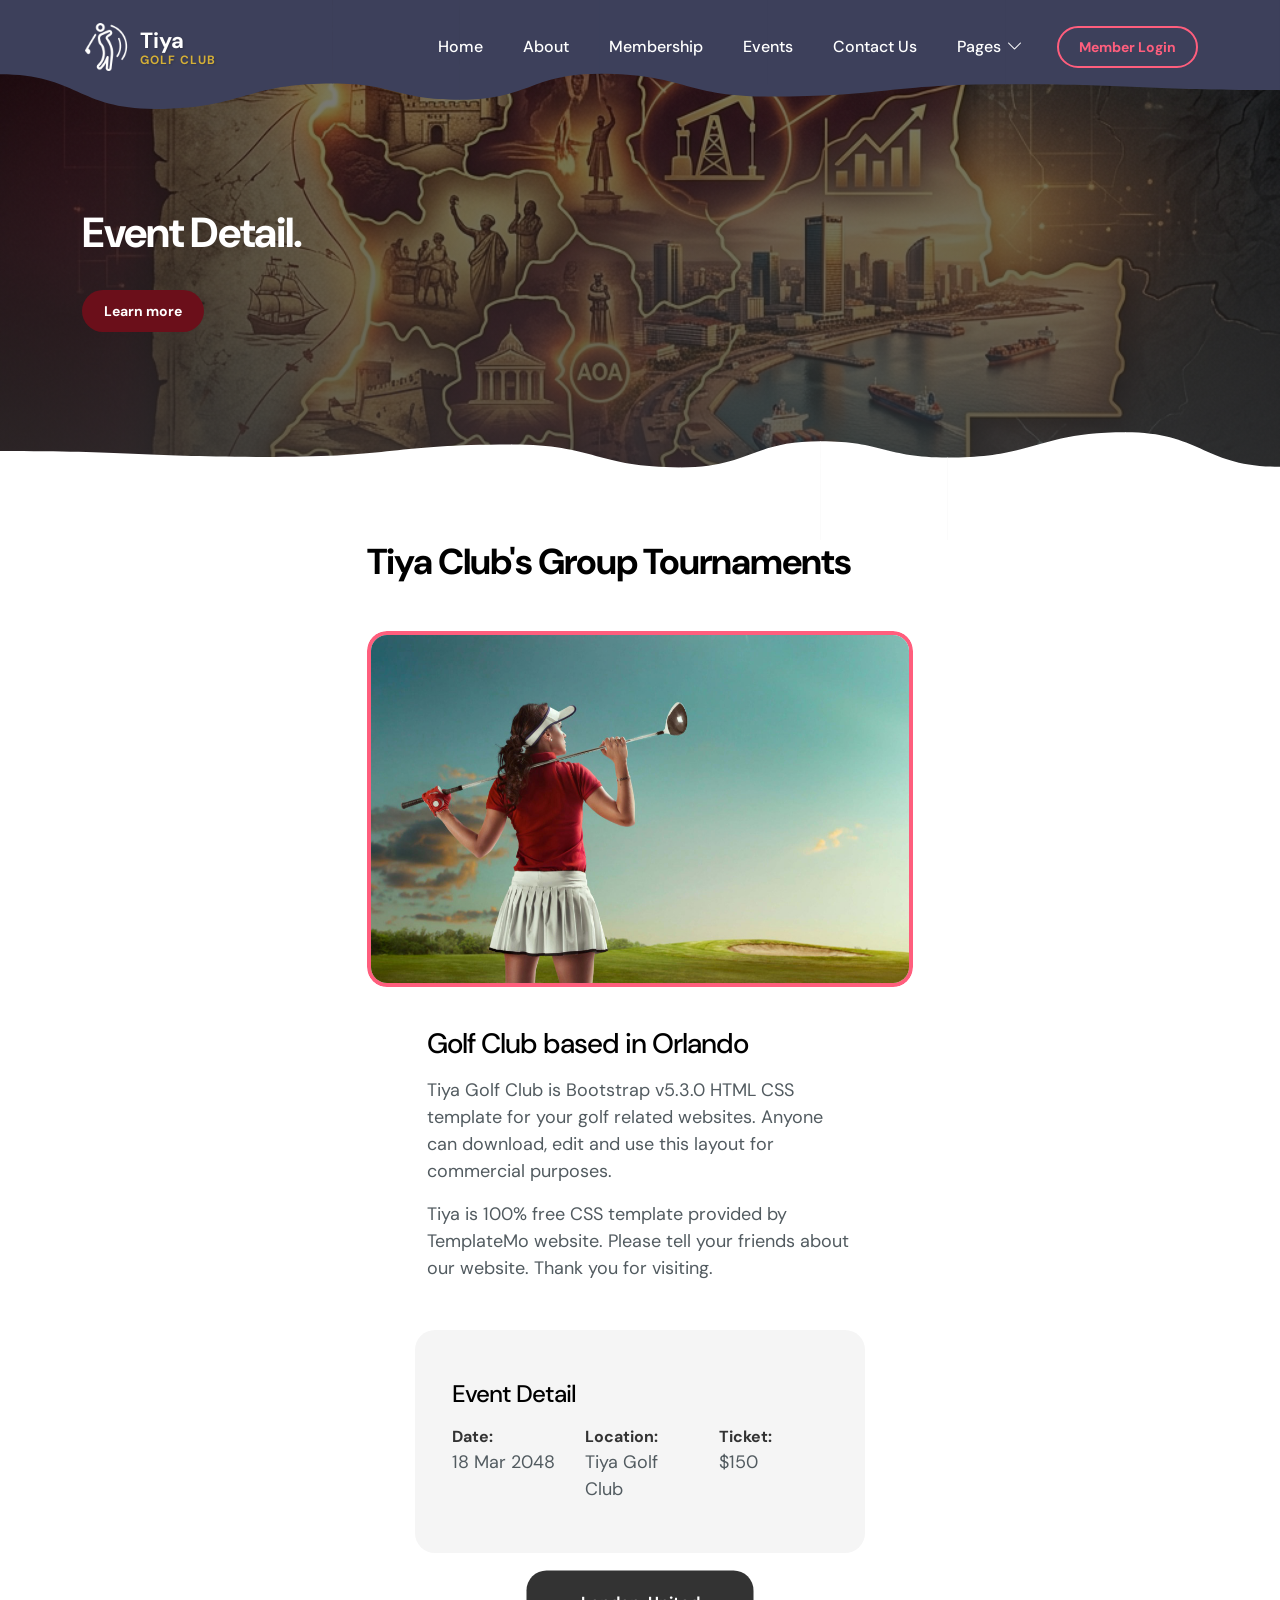
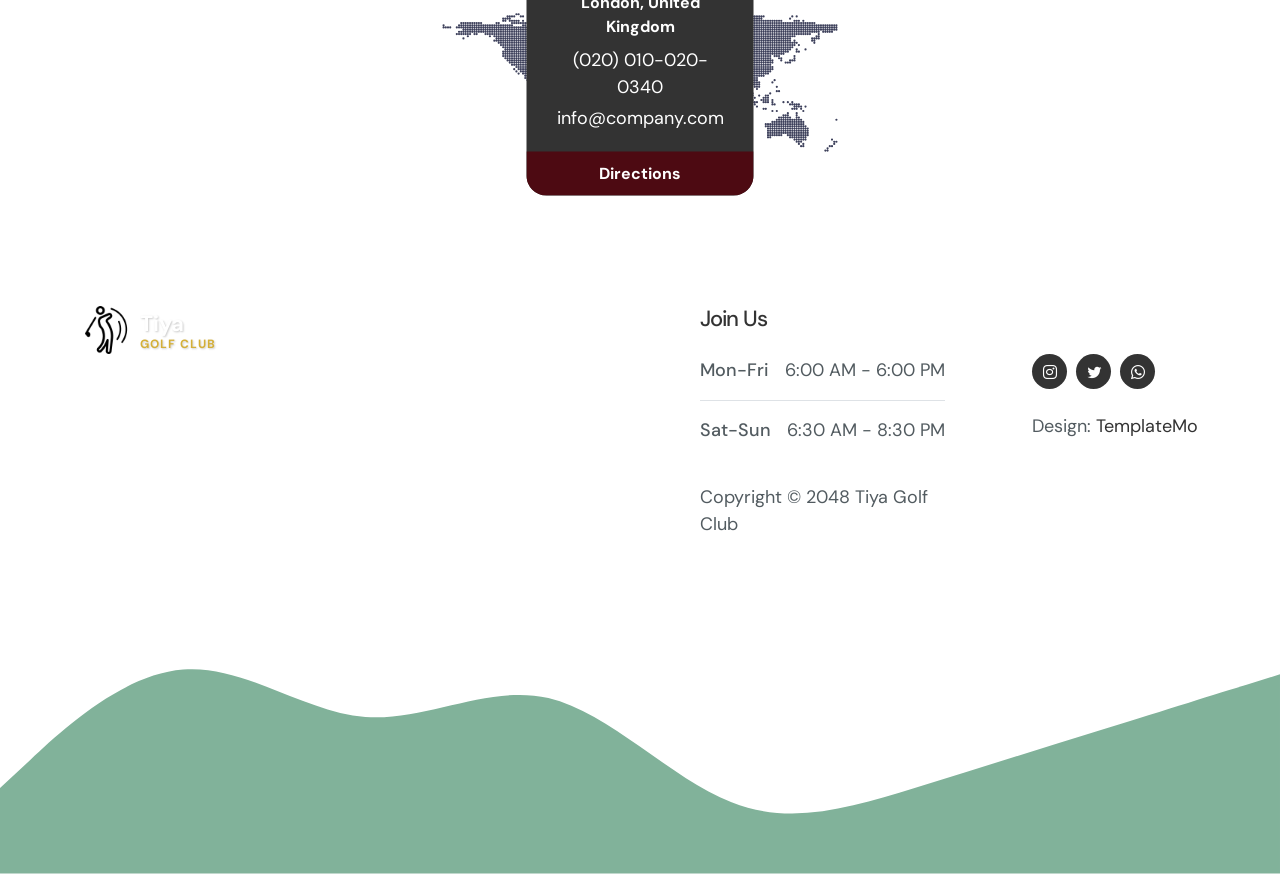
<file: event-detail.html>
<!doctype html>
<html lang="en">
    <head>
        <meta charset="utf-8">
        <meta name="viewport" content="width=device-width, initial-scale=1">

        <meta name="description" content="">
        <meta name="author" content="">

        <title>Tiya Golf Club - Event Detail</title>

        <!-- CSS FILES -->                
        <link rel="preconnect" href="https://fonts.googleapis.com">

        <link rel="preconnect" href="https://fonts.gstatic.com" crossorigin>

        <link href="https://fonts.googleapis.com/css2?family=DM+Sans:ital,wght@0,400;0,500;0,700;1,400&display=swap" rel="stylesheet">

        <link href="css/bootstrap.min.css" rel="stylesheet">

        <link href="css/bootstrap-icons.css" rel="stylesheet">

        <link href="css/templatemo-tiya-golf-club.css" rel="stylesheet">
        
<!--

TemplateMo 587 Tiya Golf Club

https://templatemo.com/tm-587-tiya-golf-club

-->
    </head>
    
    <body>

        <main>

            <nav class="navbar navbar-expand-lg">                
                <div class="container">
                    <a class="navbar-brand d-flex align-items-center" href="index.html">
                        <img src="images/logo.png" class="navbar-brand-image img-fluid" alt="Tiya Golf Club">
                        <span class="navbar-brand-text">
                            Tiya
                            <small>Golf Club</small>
                        </span>
                    </a>

                    <div class="d-lg-none ms-auto me-3">
                        <a class="btn custom-btn custom-border-btn" data-bs-toggle="offcanvas" href="#offcanvasExample" role="button" aria-controls="offcanvasExample">Member Login</a>
                    </div>
    
                    <button class="navbar-toggler" type="button" data-bs-toggle="collapse" data-bs-target="#navbarNav" aria-controls="navbarNav" aria-expanded="false" aria-label="Toggle navigation">
                        <span class="navbar-toggler-icon"></span>
                    </button>
    
                    <div class="collapse navbar-collapse" id="navbarNav">
                        <ul class="navbar-nav ms-lg-auto">
                            <li class="nav-item">
                                <a class="nav-link" href="index.html#section_1">Home</a>
                            </li>
    
                            <li class="nav-item">
                                <a class="nav-link" href="index.html#section_2">About</a>
                            </li>

                            <li class="nav-item">
                                <a class="nav-link" href="index.html#section_3">Membership</a>
                            </li>

                            <li class="nav-item">
                                <a class="nav-link" href="index.html#section_4">Events</a>
                            </li>

                            <li class="nav-item">
                                <a class="nav-link" href="index.html#section_5">Contact Us</a>
                            </li>

                            <li class="nav-item dropdown">
                                <a class="nav-link dropdown-toggle" href="#" id="navbarLightDropdownMenuLink" role="button" data-bs-toggle="dropdown" aria-expanded="false">Pages</a>

                                <ul class="dropdown-menu dropdown-menu-light" aria-labelledby="navbarLightDropdownMenuLink">
                                    <li><a class="dropdown-item" href="event-listing.html">Event Listing</a></li>

                                    <li><a class="dropdown-item active" href="event-detail.html">Event Detail</a></li>
                                </ul>
                            </li>
                        </ul>

                        <div class="d-none d-lg-block ms-lg-3">
                            <a class="btn custom-btn custom-border-btn" data-bs-toggle="offcanvas" href="#offcanvasExample" role="button" aria-controls="offcanvasExample">Member Login</a>
                        </div>
                    </div>
                </div>
            </nav>

            <div class="offcanvas offcanvas-end" data-bs-scroll="true" tabindex="-1" id="offcanvasExample" aria-labelledby="offcanvasExampleLabel">                
                <div class="offcanvas-header">
                    <h5 class="offcanvas-title" id="offcanvasExampleLabel">Member Login</h5>
                    
                    <button type="button" class="btn-close" data-bs-dismiss="offcanvas" aria-label="Close"></button>
                </div>
                
                <div class="offcanvas-body d-flex flex-column">
                    <form class="custom-form member-login-form" action="#" method="post" role="form">

                        <div class="member-login-form-body">
                            <div class="mb-4">
                                <label class="form-label mb-2" for="member-login-number">Membership No.</label>

                                <input type="text" name="member-login-number" id="member-login-number" class="form-control" placeholder="11002560" required>
                            </div>

                            <div class="mb-4">
                                <label class="form-label mb-2" for="member-login-password">Password</label>

                                <input type="password" name="member-login-password" id="member-login-password" pattern="[0-9a-zA-Z]{4,10}" class="form-control" placeholder="Password" required="">
                            </div>

                            <div class="form-check mb-4">
                                <input class="form-check-input" type="checkbox" value="" id="flexCheckDefault">
                              
                                <label class="form-check-label" for="flexCheckDefault">
                                    Remember me
                                </label>
                            </div>

                            <div class="col-lg-5 col-md-7 col-8 mx-auto">
                                <button type="submit" class="form-control">Login</button>
                            </div>

                            <div class="text-center my-4">
                                <a href="#">Forgotten password?</a>
                            </div>
                        </div>
                    </form>

                    <div class="mt-auto mb-5">
                        <p>
                            <strong class="text-white me-3">Any Questions?</strong>

                            <a href="tel: 010-020-0340" class="contact-link">
                            	010-020-0340
                            </a>
                        </p>
                    </div>
                </div>

                <svg xmlns="http://www.w3.org/2000/svg" viewBox="0 0 1440 320"><path fill="#3D405B" fill-opacity="1" d="M0,224L34.3,192C68.6,160,137,96,206,90.7C274.3,85,343,139,411,144C480,149,549,107,617,122.7C685.7,139,754,213,823,240C891.4,267,960,245,1029,224C1097.1,203,1166,181,1234,160C1302.9,139,1371,117,1406,106.7L1440,96L1440,320L1405.7,320C1371.4,320,1303,320,1234,320C1165.7,320,1097,320,1029,320C960,320,891,320,823,320C754.3,320,686,320,617,320C548.6,320,480,320,411,320C342.9,320,274,320,206,320C137.1,320,69,320,34,320L0,320Z"></path></svg>
            </div>
            

            <section class="hero-section hero-50 d-flex justify-content-center align-items-center" id="section_1">

                <div class="section-overlay"></div>

                <svg viewBox="0 0 1962 178" xmlns="http://www.w3.org/2000/svg" xmlns:xlink="http://www.w3.org/1999/xlink"><path fill="#3D405B" d="M 0 114 C 118.5 114 118.5 167 237 167 L 237 167 L 237 0 L 0 0 Z" stroke-width="0"></path> <path fill="#3D405B" d="M 236 167 C 373 167 373 128 510 128 L 510 128 L 510 0 L 236 0 Z" stroke-width="0"></path> <path fill="#3D405B" d="M 509 128 C 607 128 607 153 705 153 L 705 153 L 705 0 L 509 0 Z" stroke-width="0"></path><path fill="#3D405B" d="M 704 153 C 812 153 812 113 920 113 L 920 113 L 920 0 L 704 0 Z" stroke-width="0"></path><path fill="#3D405B" d="M 919 113 C 1048.5 113 1048.5 148 1178 148 L 1178 148 L 1178 0 L 919 0 Z" stroke-width="0"></path><path fill="#3D405B" d="M 1177 148 C 1359.5 148 1359.5 129 1542 129 L 1542 129 L 1542 0 L 1177 0 Z" stroke-width="0"></path><path fill="#3D405B" d="M 1541 129 C 1751.5 129 1751.5 138 1962 138 L 1962 138 L 1962 0 L 1541 0 Z" stroke-width="0"></path></svg>

                <div class="container">
                    <div class="row">

                        <div class="col-lg-6 col-12">

                            <h1 class="text-white mb-4 pb-2">Event Detail.</h1>

                            <a href="#section_2" class="btn custom-btn smoothscroll me-3">Learn more</a>
                        </div>

                    </div>
                </div>

                <svg viewBox="0 0 1962 178" xmlns="http://www.w3.org/2000/svg" xmlns:xlink="http://www.w3.org/1999/xlink"><path fill="#ffffff" d="M 0 114 C 118.5 114 118.5 167 237 167 L 237 167 L 237 0 L 0 0 Z" stroke-width="0"></path> <path fill="#ffffff" d="M 236 167 C 373 167 373 128 510 128 L 510 128 L 510 0 L 236 0 Z" stroke-width="0"></path> <path fill="#ffffff" d="M 509 128 C 607 128 607 153 705 153 L 705 153 L 705 0 L 509 0 Z" stroke-width="0"></path><path fill="#ffffff" d="M 704 153 C 812 153 812 113 920 113 L 920 113 L 920 0 L 704 0 Z" stroke-width="0"></path><path fill="#ffffff" d="M 919 113 C 1048.5 113 1048.5 148 1178 148 L 1178 148 L 1178 0 L 919 0 Z" stroke-width="0"></path><path fill="#ffffff" d="M 1177 148 C 1359.5 148 1359.5 129 1542 129 L 1542 129 L 1542 0 L 1177 0 Z" stroke-width="0"></path><path fill="#ffffff" d="M 1541 129 C 1751.5 129 1751.5 138 1962 138 L 1962 138 L 1962 0 L 1541 0 Z" stroke-width="0"></path></svg>
            </section>


            <section class="events-section events-detail-section section-padding" id="section_2">
                <div class="container">
                    <div class="row">

                        <div class="col-lg-6 col-md-8 col-12 mx-auto">
                            <h2 class="mb-lg-5 mb-4">Tiya Club's Group Tournaments</h2>

                            <div class="custom-block-image-wrap">
                                <img src="images/professional-golf-player.jpg" class="custom-block-image img-fluid" alt="">
                            </div>

                            <div class="custom-block-info">
                                <h3 class="mb-3">Golf Club based in Orlando</h3>

                                <p>Tiya Golf Club is Bootstrap v5.3.0 HTML CSS template for your golf related websites. Anyone can download, edit and use this layout for commercial purposes.</p>

                            <p>Tiya is 100% free CSS template provided by TemplateMo website. Please tell your friends about our website. Thank you for visiting.</p>

                                <div class="events-detail-info row my-5">
                                    <div class="col-lg-12 col-12">
                                        <h4 class="mb-3">Event Detail</h4>
                                    </div>

                                    <div class="col-lg-4 col-12">
                                        <span class="custom-block-span">Date:</span>

                                        <p class="mb-0">18 Mar 2048</p>
                                    </div>

                                    <div class="col-lg-4 col-12 my-3 my-lg-0">
                                        <span class="custom-block-span">Location:</span>

                                        <p class="mb-0">Tiya Golf Club</p>
                                    </div>

                                    <div class="col-lg-4 col-12">
                                        <span class="custom-block-span">Ticket:</span>

                                        <p class="mb-0">$150</p>
                                    </div>
                                </div>

                                <div class="contact-info">
                                    <div class="contact-info-item">
                                        <div class="contact-info-body">
                                            <strong>London, United Kingdom</strong>

                                            <p class="mt-2 mb-1">
                                                <a href="tel: 010-020-0340" class="contact-link">
                                                    (020) 
                                                    010-020-0340
                                                </a>
                                            </p>
    
                                            <p class="mb-0">
                                                <a href="mailto:info@company.com" class="contact-link">
                                                    info@company.com
                                                </a>
                                            </p>
                                        </div>

                                        <div class="contact-info-footer">
                                            <a href="#">Directions</a>
                                        </div>
                                    </div>

                                    <img src="images/WorldMap.svg" class="img-fluid" alt="">
                                </div>
                            </div>
                        </div>

                    </div>
                </div>
            </section>
        </main>

        <footer class="site-footer">
            <div class="container">
                <div class="row">

                    <div class="col-lg-6 col-12 me-auto mb-5 mb-lg-0">
                        <a class="navbar-brand d-flex align-items-center" href="index.html">
                            <img src="images/logo.png" class="navbar-brand-image img-fluid" alt="">
                            <span class="navbar-brand-text">
                                Tiya
                                <small>Golf Club</small>
                            </span>
                        </a>
                    </div>

                    <div class="col-lg-3 col-12">
                        <h5 class="site-footer-title mb-4">Join Us</h5>

                        <p class="d-flex border-bottom pb-3 mb-3 me-lg-3">
                            <span>Mon-Fri</span>
                            6:00 AM - 6:00 PM
                        </p>

                        <p class="d-flex me-lg-3">
                            <span>Sat-Sun</span>
                            6:30 AM - 8:30 PM
                        </p>
                        <br>
                        <p class="copyright-text">Copyright © 2048 Tiya Golf Club</p>
                    </div>

                        <div class="col-lg-2 col-12 ms-auto">
                            <ul class="social-icon mt-lg-5 mt-3 mb-4">
                                <li class="social-icon-item">
                                    <a href="#" class="social-icon-link bi-instagram"></a>
                                </li>

                                <li class="social-icon-item">
                                    <a href="#" class="social-icon-link bi-twitter"></a>
                                </li>

                                <li class="social-icon-item">
                                    <a href="#" class="social-icon-link bi-whatsapp"></a>
                                </li>
                            </ul>

                            <p class="copyright-text">Design: <a rel="nofollow" href="https://templatemo.com" target="_blank">TemplateMo</a></p>
                        </div>

                </div>
            </div>

            <svg xmlns="http://www.w3.org/2000/svg" viewBox="0 0 1440 320"><path fill="#81B29A" fill-opacity="1" d="M0,224L34.3,192C68.6,160,137,96,206,90.7C274.3,85,343,139,411,144C480,149,549,107,617,122.7C685.7,139,754,213,823,240C891.4,267,960,245,1029,224C1097.1,203,1166,181,1234,160C1302.9,139,1371,117,1406,106.7L1440,96L1440,320L1405.7,320C1371.4,320,1303,320,1234,320C1165.7,320,1097,320,1029,320C960,320,891,320,823,320C754.3,320,686,320,617,320C548.6,320,480,320,411,320C342.9,320,274,320,206,320C137.1,320,69,320,34,320L0,320Z"></path></svg>
        </footer>


        <!-- JAVASCRIPT FILES -->
        <script src="js/jquery.min.js"></script>
        <script src="js/bootstrap.bundle.min.js"></script>
        <script src="js/jquery.sticky.js"></script>
        <script src="js/custom.js"></script>

    </body>
</html>
</file>
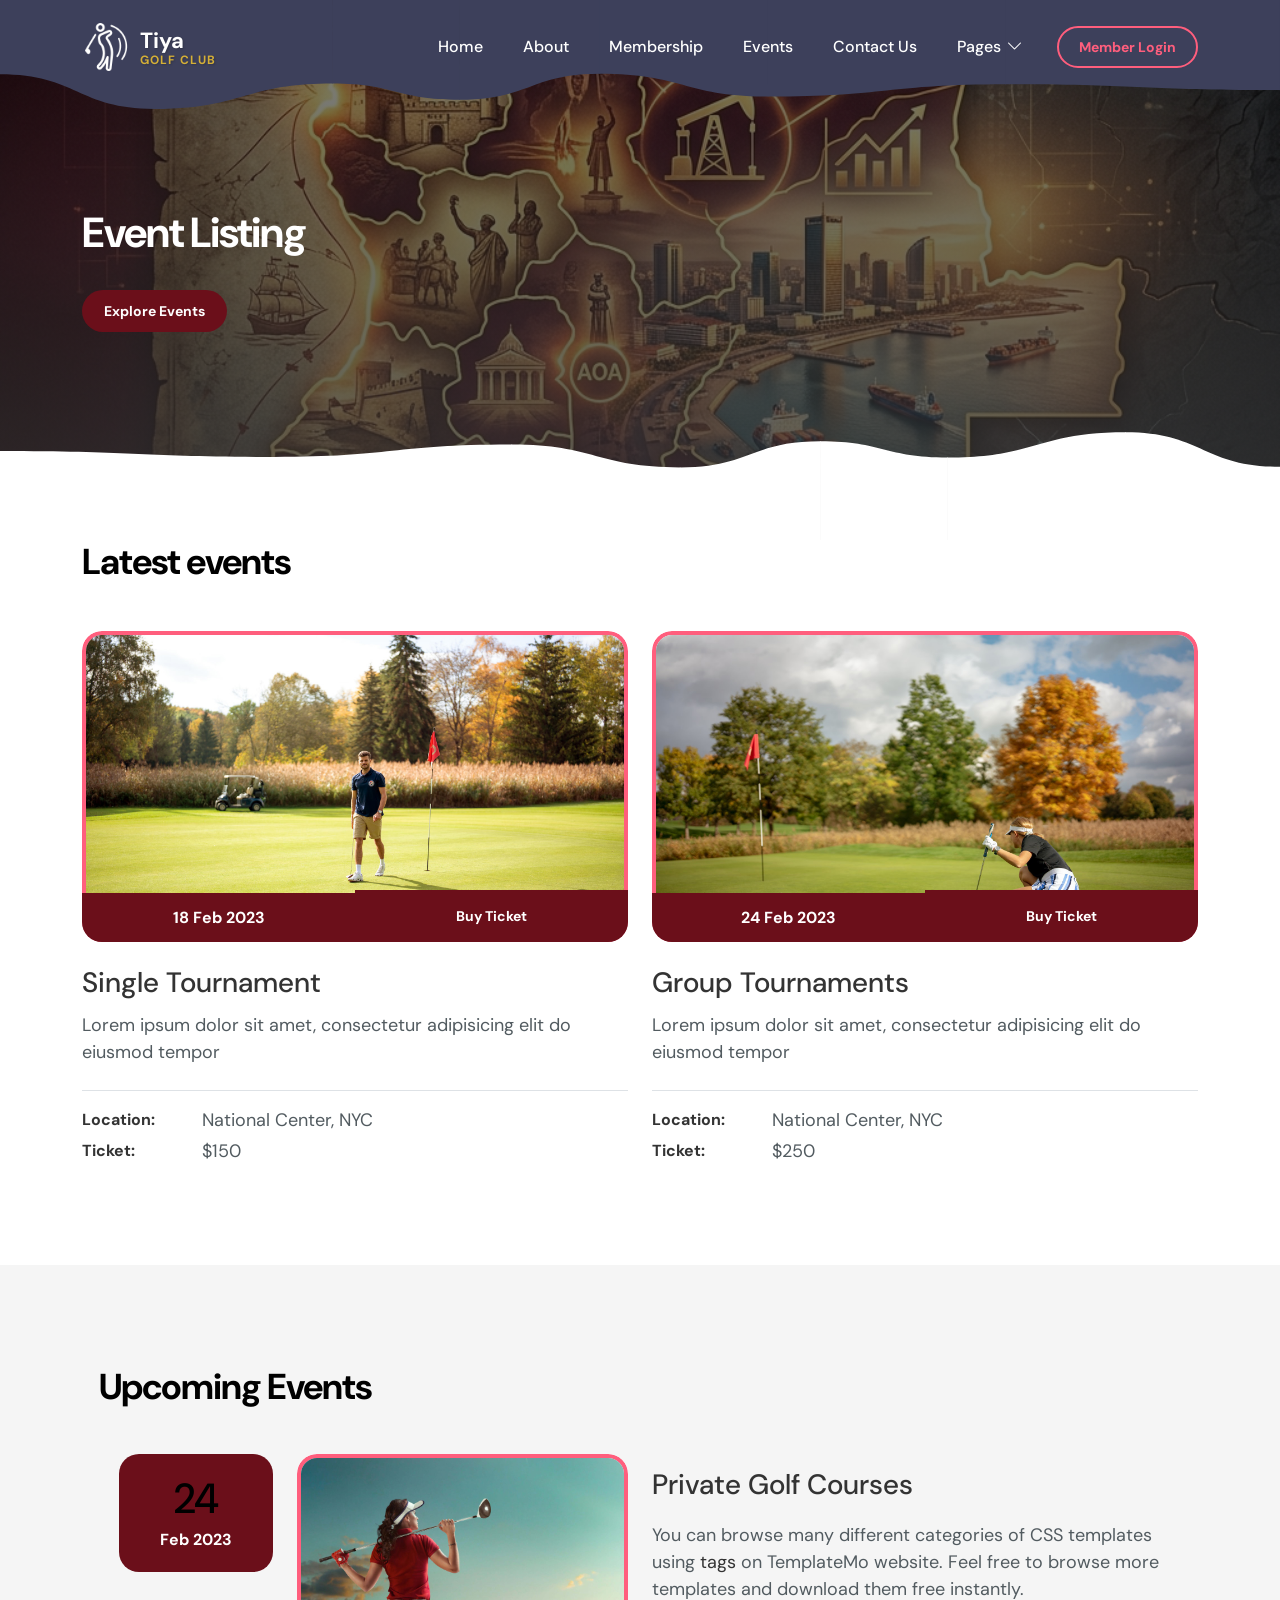
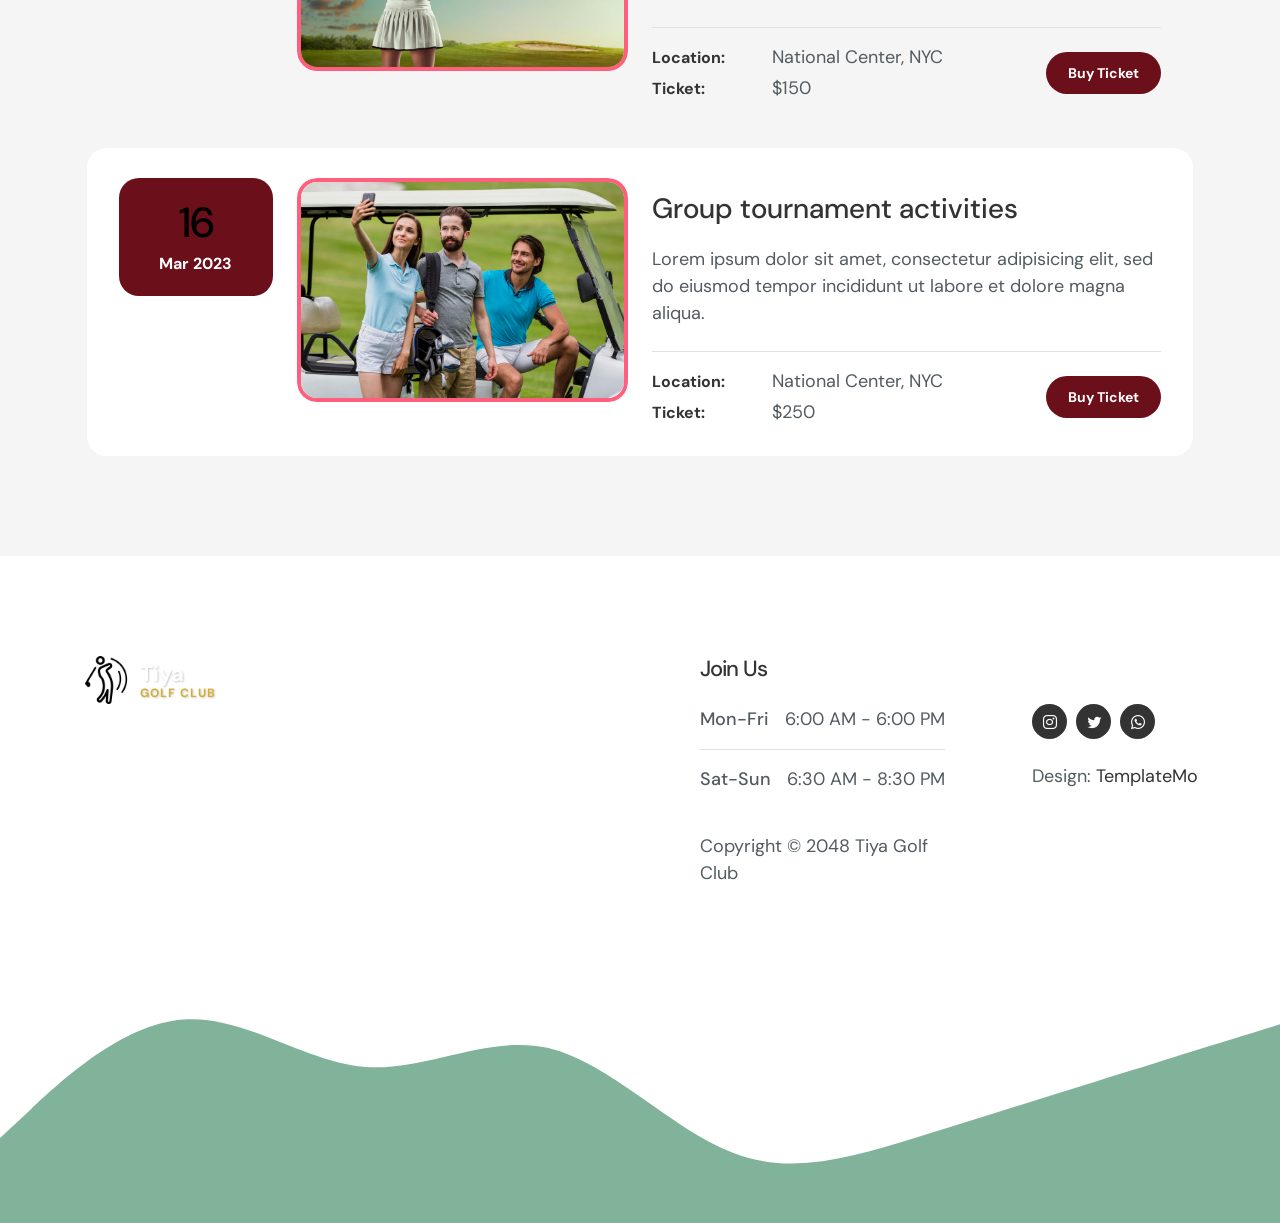
<file: event-listing.html>
<!doctype html>
<html lang="en">
    <head>
        <meta charset="utf-8">
        <meta name="viewport" content="width=device-width, initial-scale=1">

        <meta name="description" content="">
        <meta name="author" content="">

        <title>Tiya Golf Club - Event Listing</title>

        <!-- CSS FILES -->                
        <link rel="preconnect" href="https://fonts.googleapis.com">

        <link rel="preconnect" href="https://fonts.gstatic.com" crossorigin>

        <link href="https://fonts.googleapis.com/css2?family=DM+Sans:ital,wght@0,400;0,500;0,700;1,400&display=swap" rel="stylesheet">

        <link href="css/bootstrap.min.css" rel="stylesheet">

        <link href="css/bootstrap-icons.css" rel="stylesheet">

        <link href="css/templatemo-tiya-golf-club.css" rel="stylesheet">
        
<!--

TemplateMo 587 Tiya Golf Club

https://templatemo.com/tm-587-tiya-golf-club

-->
    </head>
    
    <body>

        <main>

            <nav class="navbar navbar-expand-lg">                
                <div class="container">
                    <a class="navbar-brand d-flex align-items-center" href="index.html">
                        <img src="images/logo.png" class="navbar-brand-image img-fluid" alt="Tiya Golf Club">
                        <span class="navbar-brand-text">
                            Tiya
                            <small>Golf Club</small>
                        </span>
                    </a>

                    <div class="d-lg-none ms-auto me-3">
                        <a class="btn custom-btn custom-border-btn" data-bs-toggle="offcanvas" href="#offcanvasExample" role="button" aria-controls="offcanvasExample">Member Login</a>
                    </div>
    
                    <button class="navbar-toggler" type="button" data-bs-toggle="collapse" data-bs-target="#navbarNav" aria-controls="navbarNav" aria-expanded="false" aria-label="Toggle navigation">
                        <span class="navbar-toggler-icon"></span>
                    </button>
    
                    <div class="collapse navbar-collapse" id="navbarNav">
                        <ul class="navbar-nav ms-lg-auto">
                            <li class="nav-item">
                                <a class="nav-link" href="index.html#section_1">Home</a>
                            </li>
    
                            <li class="nav-item">
                                <a class="nav-link" href="index.html#section_2">About</a>
                            </li>

                            <li class="nav-item">
                                <a class="nav-link" href="index.html#section_3">Membership</a>
                            </li>

                            <li class="nav-item">
                                <a class="nav-link" href="index.html#section_4">Events</a>
                            </li>

                            <li class="nav-item">
                                <a class="nav-link" href="index.html#section_5">Contact Us</a>
                            </li>

                            <li class="nav-item dropdown">
                                <a class="nav-link dropdown-toggle" href="#" id="navbarLightDropdownMenuLink" role="button" data-bs-toggle="dropdown" aria-expanded="false">Pages</a>

                                <ul class="dropdown-menu dropdown-menu-light" aria-labelledby="navbarLightDropdownMenuLink">
                                    <li><a class="dropdown-item active" href="event-listing.html">Event Listing</a></li>

                                    <li><a class="dropdown-item" href="event-detail.html">Event Detail</a></li>
                                </ul>
                            </li>
                        </ul>

                        <div class="d-none d-lg-block ms-lg-3">
                            <a class="btn custom-btn custom-border-btn" data-bs-toggle="offcanvas" href="#offcanvasExample" role="button" aria-controls="offcanvasExample">Member Login</a>
                        </div>
                    </div>
                </div>
            </nav>

            <div class="offcanvas offcanvas-end" data-bs-scroll="true" tabindex="-1" id="offcanvasExample" aria-labelledby="offcanvasExampleLabel">                
                <div class="offcanvas-header">
                    <h5 class="offcanvas-title" id="offcanvasExampleLabel">Member Login</h5>
                    
                    <button type="button" class="btn-close" data-bs-dismiss="offcanvas" aria-label="Close"></button>
                </div>
                
                <div class="offcanvas-body d-flex flex-column">
                    <form class="custom-form member-login-form" action="#" method="post" role="form">

                        <div class="member-login-form-body">
                            <div class="mb-4">
                                <label class="form-label mb-2" for="member-login-number">Membership No.</label>

                                <input type="text" name="member-login-number" id="member-login-number" class="form-control" placeholder="11002560" required>
                            </div>

                            <div class="mb-4">
                                <label class="form-label mb-2" for="member-login-password">Password</label>

                                <input type="password" name="member-login-password" id="member-login-password" pattern="[0-9a-zA-Z]{4,10}" class="form-control" placeholder="Password" required="">
                            </div>

                            <div class="form-check mb-4">
                                <input class="form-check-input" type="checkbox" value="" id="flexCheckDefault">
                              
                                <label class="form-check-label" for="flexCheckDefault">
                                    Remember me
                                </label>
                            </div>

                            <div class="col-lg-5 col-md-7 col-8 mx-auto">
                                <button type="submit" class="form-control">Login</button>
                            </div>

                            <div class="text-center my-4">
                                <a href="#">Forgotten password?</a>
                            </div>
                        </div>
                    </form>

                    <div class="mt-auto mb-5">
                        <p>
                            <strong class="text-white me-3">Any Questions?</strong>

                            <a href="tel: 010-020-0340" class="contact-link">
                            	010-020-0340
                            </a>
                        </p>
                    </div>
                </div>

                <svg xmlns="http://www.w3.org/2000/svg" viewBox="0 0 1440 320"><path fill="#3D405B" fill-opacity="1" d="M0,224L34.3,192C68.6,160,137,96,206,90.7C274.3,85,343,139,411,144C480,149,549,107,617,122.7C685.7,139,754,213,823,240C891.4,267,960,245,1029,224C1097.1,203,1166,181,1234,160C1302.9,139,1371,117,1406,106.7L1440,96L1440,320L1405.7,320C1371.4,320,1303,320,1234,320C1165.7,320,1097,320,1029,320C960,320,891,320,823,320C754.3,320,686,320,617,320C548.6,320,480,320,411,320C342.9,320,274,320,206,320C137.1,320,69,320,34,320L0,320Z"></path></svg>
            </div>
            

            <section class="hero-section hero-50 d-flex justify-content-center align-items-center" id="section_1">

                <div class="section-overlay"></div>

                <svg viewBox="0 0 1962 178" xmlns="http://www.w3.org/2000/svg" xmlns:xlink="http://www.w3.org/1999/xlink"><path fill="#3D405B" d="M 0 114 C 118.5 114 118.5 167 237 167 L 237 167 L 237 0 L 0 0 Z" stroke-width="0"></path> <path fill="#3D405B" d="M 236 167 C 373 167 373 128 510 128 L 510 128 L 510 0 L 236 0 Z" stroke-width="0"></path> <path fill="#3D405B" d="M 509 128 C 607 128 607 153 705 153 L 705 153 L 705 0 L 509 0 Z" stroke-width="0"></path><path fill="#3D405B" d="M 704 153 C 812 153 812 113 920 113 L 920 113 L 920 0 L 704 0 Z" stroke-width="0"></path><path fill="#3D405B" d="M 919 113 C 1048.5 113 1048.5 148 1178 148 L 1178 148 L 1178 0 L 919 0 Z" stroke-width="0"></path><path fill="#3D405B" d="M 1177 148 C 1359.5 148 1359.5 129 1542 129 L 1542 129 L 1542 0 L 1177 0 Z" stroke-width="0"></path><path fill="#3D405B" d="M 1541 129 C 1751.5 129 1751.5 138 1962 138 L 1962 138 L 1962 0 L 1541 0 Z" stroke-width="0"></path></svg>

                <div class="container">
                    <div class="row">

                        <div class="col-lg-6 col-12">

                            <h1 class="text-white mb-4 pb-2">Event Listing</h1>

                            <a href="#section_3" class="btn custom-btn smoothscroll me-3">Explore Events</a>
                        </div>

                    </div>
                </div>

                <svg viewBox="0 0 1962 178" xmlns="http://www.w3.org/2000/svg" xmlns:xlink="http://www.w3.org/1999/xlink"><path fill="#ffffff" d="M 0 114 C 118.5 114 118.5 167 237 167 L 237 167 L 237 0 L 0 0 Z" stroke-width="0"></path> <path fill="#ffffff" d="M 236 167 C 373 167 373 128 510 128 L 510 128 L 510 0 L 236 0 Z" stroke-width="0"></path> <path fill="#ffffff" d="M 509 128 C 607 128 607 153 705 153 L 705 153 L 705 0 L 509 0 Z" stroke-width="0"></path><path fill="#ffffff" d="M 704 153 C 812 153 812 113 920 113 L 920 113 L 920 0 L 704 0 Z" stroke-width="0"></path><path fill="#ffffff" d="M 919 113 C 1048.5 113 1048.5 148 1178 148 L 1178 148 L 1178 0 L 919 0 Z" stroke-width="0"></path><path fill="#ffffff" d="M 1177 148 C 1359.5 148 1359.5 129 1542 129 L 1542 129 L 1542 0 L 1177 0 Z" stroke-width="0"></path><path fill="#ffffff" d="M 1541 129 C 1751.5 129 1751.5 138 1962 138 L 1962 138 L 1962 0 L 1541 0 Z" stroke-width="0"></path></svg>
            </section>


            <section class="events-section section-padding" id="section_2">
                <div class="container">
                    <div class="row">

                        <div class="col-lg-12 col-12">
                            <h2 class="mb-lg-5 mb-4">Latest events</h2>
                        </div>

                        <div class="col-lg-6 col-12 mb-5 mb-lg-0">
                            <div class="custom-block-image-wrap">
                                <a href="event-detail.html">
                                    <img src="images/anna-rosar-ew-olGvgCCs-unsplash.jpg" class="custom-block-image img-fluid" alt="">

                                    <i class="custom-block-icon bi-link"></i>
                                </a>

                                <div class="custom-block-date-wrap">
                                    <strong class="text-white">18 Feb 2023</strong>
                                </div>

                                <div class="custom-btn-wrap">
                                    <a href="event-detail.html" class="btn custom-btn">Buy Ticket</a>
                                </div>
                            </div>

                            <div class="custom-block-info">
                                <a href="event-detail.html" class="events-title mb-2">Single Tournament</a>

                                <p class="mb-0">Lorem ipsum dolor sit amet, consectetur adipisicing elit do eiusmod tempor</p>


                                <div class="border-top mt-4 pt-3">
                                    <div class="d-flex flex-wrap align-items-center mb-1">
                                        <span class="custom-block-span">Location:</span>

                                        <p class="mb-0">National Center, NYC</p>
                                    </div>

                                    <div class="d-flex flex-wrap align-items-center">
                                        <span class="custom-block-span">Ticket:</span>

                                        <p class="mb-0">$150</p>
                                    </div>
                                </div>
                            </div>
                        </div>

                        <div class="col-lg-6 col-12">
                            <div class="custom-block-image-wrap">
                                <a href="event-detail.html">
                                    <img src="images/frederik-rosar-NDSZcCfnsbY-unsplash.jpg" class="custom-block-image img-fluid" alt="">

                                    <i class="custom-block-icon bi-link"></i>
                                </a>

                                <div class="custom-block-date-wrap">
                                    <strong class="text-white">24 Feb 2023</strong>
                                </div>

                                <div class="custom-btn-wrap">
                                    <a href="event-detail.html" class="btn custom-btn">Buy Ticket</a>
                                </div>
                            </div>

                            <div class="custom-block-info">
                                <a href="event-detail.html" class="events-title mb-2">Group Tournaments</a>

                                <p class="mb-0">Lorem ipsum dolor sit amet, consectetur adipisicing elit do eiusmod tempor</p>


                                <div class="border-top mt-4 pt-3">
                                    <div class="d-flex flex-wrap align-items-center mb-1">
                                        <span class="custom-block-span">Location:</span>

                                        <p class="mb-0">National Center, NYC</p>
                                    </div>

                                    <div class="d-flex flex-wrap align-items-center">
                                        <span class="custom-block-span">Ticket:</span>

                                        <p class="mb-0">$250</p>
                                    </div>
                                </div>
                            </div>
                        </div>

                    </div>
                </div>
            </section>


            <section class="events-section events-listing-section section-bg section-padding" id="section_3">
                <div class="container">
                    <div class="row">

                        <div class="col-lg-12 col-12">
                            <h2 class="mb-3">Upcoming Events</h2>
                        </div>

                        <div class="row custom-block mb-3">
                            <div class="col-lg-2 col-md-4 col-12 order-2 order-md-0 order-lg-0">
                                <div class="custom-block-date-wrap d-flex d-lg-block d-md-block align-items-center mt-3 mt-lg-0 mt-md-0">
                                    <h6 class="custom-block-date mb-lg-1 mb-0 me-3 me-lg-0 me-md-0">24</h6>
                                    
                                    <strong class="text-white">Feb 2023</strong>
                                </div>
                            </div>

                            <div class="col-lg-4 col-md-8 col-12 order-1 order-lg-0">
                                <div class="custom-block-image-wrap">
                                    <a href="event-detail.html">
                                        <img src="images/professional-golf-player.jpg" class="custom-block-image img-fluid" alt="">

                                        <i class="custom-block-icon bi-link"></i>
                                    </a>
                                </div>
                            </div>

                            <div class="col-lg-6 col-12 order-3 order-lg-0">
                                <div class="custom-block-info mt-2 mt-lg-0">
                                    <a href="event-detail.html" class="events-title mb-3">Private Golf Courses</a>

                                    <p class="mb-0">You can browse many different categories of CSS templates using <a href="https://templatemo.com/tag" target="_blank">tags</a> on TemplateMo website. Feel free to browse more templates and download them free instantly.</p>

                                    <div class="d-flex flex-wrap border-top mt-4 pt-3">

                                        <div class="mb-4 mb-lg-0">
                                            <div class="d-flex flex-wrap align-items-center mb-1">
                                                <span class="custom-block-span">Location:</span>

                                                <p class="mb-0">National Center, NYC</p>
                                            </div>

                                            <div class="d-flex flex-wrap align-items-center">
                                                <span class="custom-block-span">Ticket:</span>

                                                <p class="mb-0">$150</p>
                                            </div>
                                        </div>

                                        <div class="d-flex align-items-center ms-lg-auto">
                                            <a href="event-detail.html" class="btn custom-btn">Buy Ticket</a>
                                        </div>
                                    </div>
                                </div>
                            </div>
                        </div>

                        <div class="row custom-block custom-block-bg">
                            <div class="col-lg-2 col-md-4 col-12 order-2 order-md-0 order-lg-0">
                                <div class="custom-block-date-wrap d-flex d-lg-block d-md-block align-items-center mt-3 mt-lg-0 mt-md-0">
                                    <h6 class="custom-block-date mb-lg-1 mb-0 me-3 me-lg-0 me-md-0">16</h6>
                                    
                                    <strong class="text-white">Mar 2023</strong>
                                </div>
                            </div>

                            <div class="col-lg-4 col-md-8 col-12 order-1 order-lg-0">
                                <div class="custom-block-image-wrap">
                                    <a href="event-detail.html">
                                        <img src="images/girl-taking-selfie-with-friends-golf-field.jpg" class="custom-block-image img-fluid" alt="">

                                        <i class="custom-block-icon bi-link"></i>
                                    </a>
                                </div>
                            </div>

                            <div class="col-lg-6 col-12 order-3 order-lg-0">
                                <div class="custom-block-info mt-2 mt-lg-0">
                                    <a href="event-detail.html" class="events-title mb-3">Group tournament activities</a>

                                    <p class="mb-0">Lorem ipsum dolor sit amet, consectetur adipisicing elit, sed do eiusmod tempor incididunt ut labore et dolore magna aliqua.</p>

                                    <div class="d-flex flex-wrap border-top mt-4 pt-3">

                                        <div class="mb-4 mb-lg-0">
                                            <div class="d-flex flex-wrap align-items-center mb-1">
                                                <span class="custom-block-span">Location:</span>

                                                <p class="mb-0">National Center, NYC</p>
                                            </div>

                                            <div class="d-flex flex-wrap align-items-center">
                                                <span class="custom-block-span">Ticket:</span>

                                                <p class="mb-0">$250</p>
                                            </div>
                                        </div>

                                        <div class="d-flex align-items-center ms-lg-auto">
                                            <a href="event-detail.html" class="btn custom-btn">Buy Ticket</a>
                                        </div>
                                    </div>
                                </div>
                            </div>
                        </div>

                    </div>
                </div>
            </section>
        </main>

        <footer class="site-footer">
            <div class="container">
                <div class="row">

                    <div class="col-lg-6 col-12 me-auto mb-5 mb-lg-0">
                        <a class="navbar-brand d-flex align-items-center" href="index.html">
                            <img src="images/logo.png" class="navbar-brand-image img-fluid" alt="">
                            <span class="navbar-brand-text">
                                Tiya
                                <small>Golf Club</small>
                            </span>
                        </a>
                    </div>

                    <div class="col-lg-3 col-12">
                        <h5 class="site-footer-title mb-4">Join Us</h5>

                        <p class="d-flex border-bottom pb-3 mb-3 me-lg-3">
                            <span>Mon-Fri</span>
                            6:00 AM - 6:00 PM
                        </p>

                        <p class="d-flex me-lg-3">
                            <span>Sat-Sun</span>
                            6:30 AM - 8:30 PM
                        </p>
                        <br>
                        <p class="copyright-text">Copyright © 2048 Tiya Golf Club</p>
                    </div>

                        <div class="col-lg-2 col-12 ms-auto">
                            <ul class="social-icon mt-lg-5 mt-3 mb-4">
                                <li class="social-icon-item">
                                    <a href="#" class="social-icon-link bi-instagram"></a>
                                </li>

                                <li class="social-icon-item">
                                    <a href="#" class="social-icon-link bi-twitter"></a>
                                </li>

                                <li class="social-icon-item">
                                    <a href="#" class="social-icon-link bi-whatsapp"></a>
                                </li>
                            </ul>

                            <p class="copyright-text">Design: <a rel="nofollow" href="https://templatemo.com" target="_blank">TemplateMo</a></p>
                        </div>

                </div>
            </div>

            <svg xmlns="http://www.w3.org/2000/svg" viewBox="0 0 1440 320"><path fill="#81B29A" fill-opacity="1" d="M0,224L34.3,192C68.6,160,137,96,206,90.7C274.3,85,343,139,411,144C480,149,549,107,617,122.7C685.7,139,754,213,823,240C891.4,267,960,245,1029,224C1097.1,203,1166,181,1234,160C1302.9,139,1371,117,1406,106.7L1440,96L1440,320L1405.7,320C1371.4,320,1303,320,1234,320C1165.7,320,1097,320,1029,320C960,320,891,320,823,320C754.3,320,686,320,617,320C548.6,320,480,320,411,320C342.9,320,274,320,206,320C137.1,320,69,320,34,320L0,320Z"></path></svg>
        </footer>


        <!-- JAVASCRIPT FILES -->
        <script src="js/jquery.min.js"></script>
        <script src="js/bootstrap.bundle.min.js"></script>
        <script src="js/jquery.sticky.js"></script>
        <script src="js/custom.js"></script>

    </body>
</html>
</file>
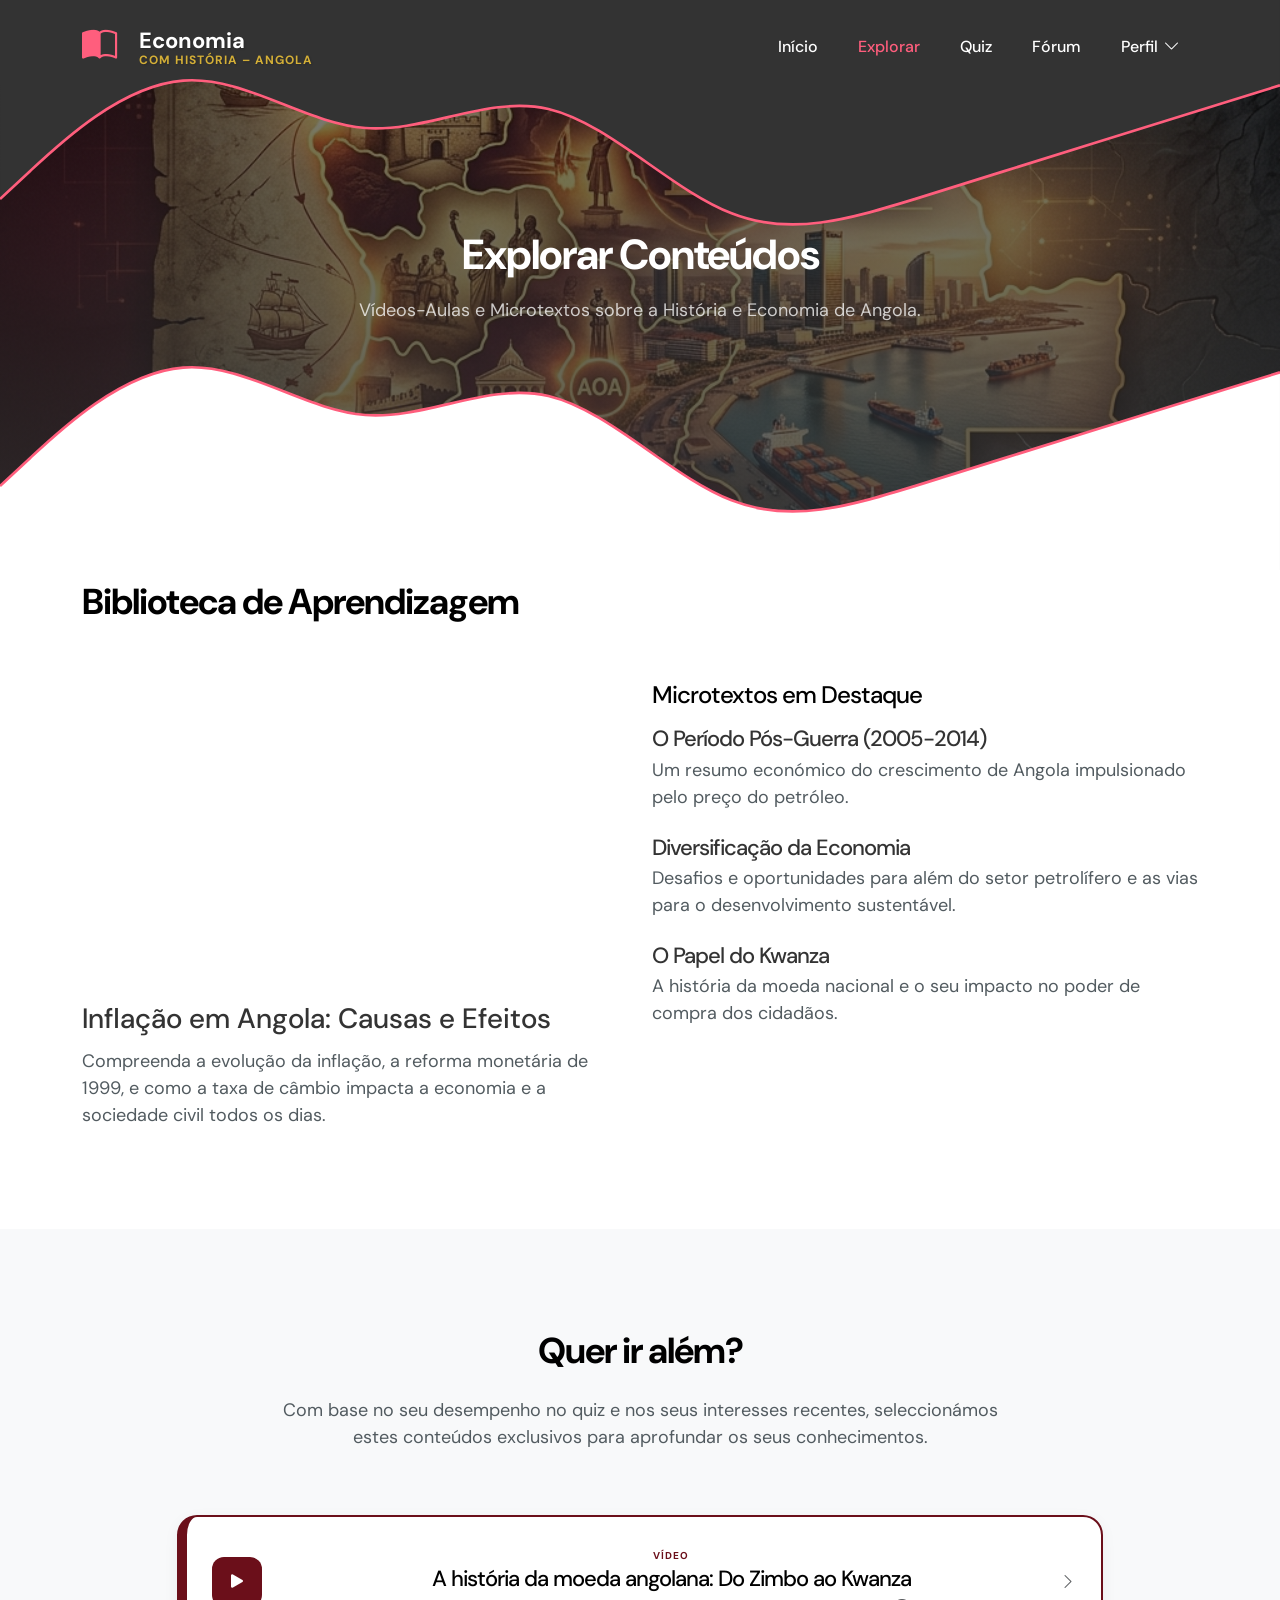
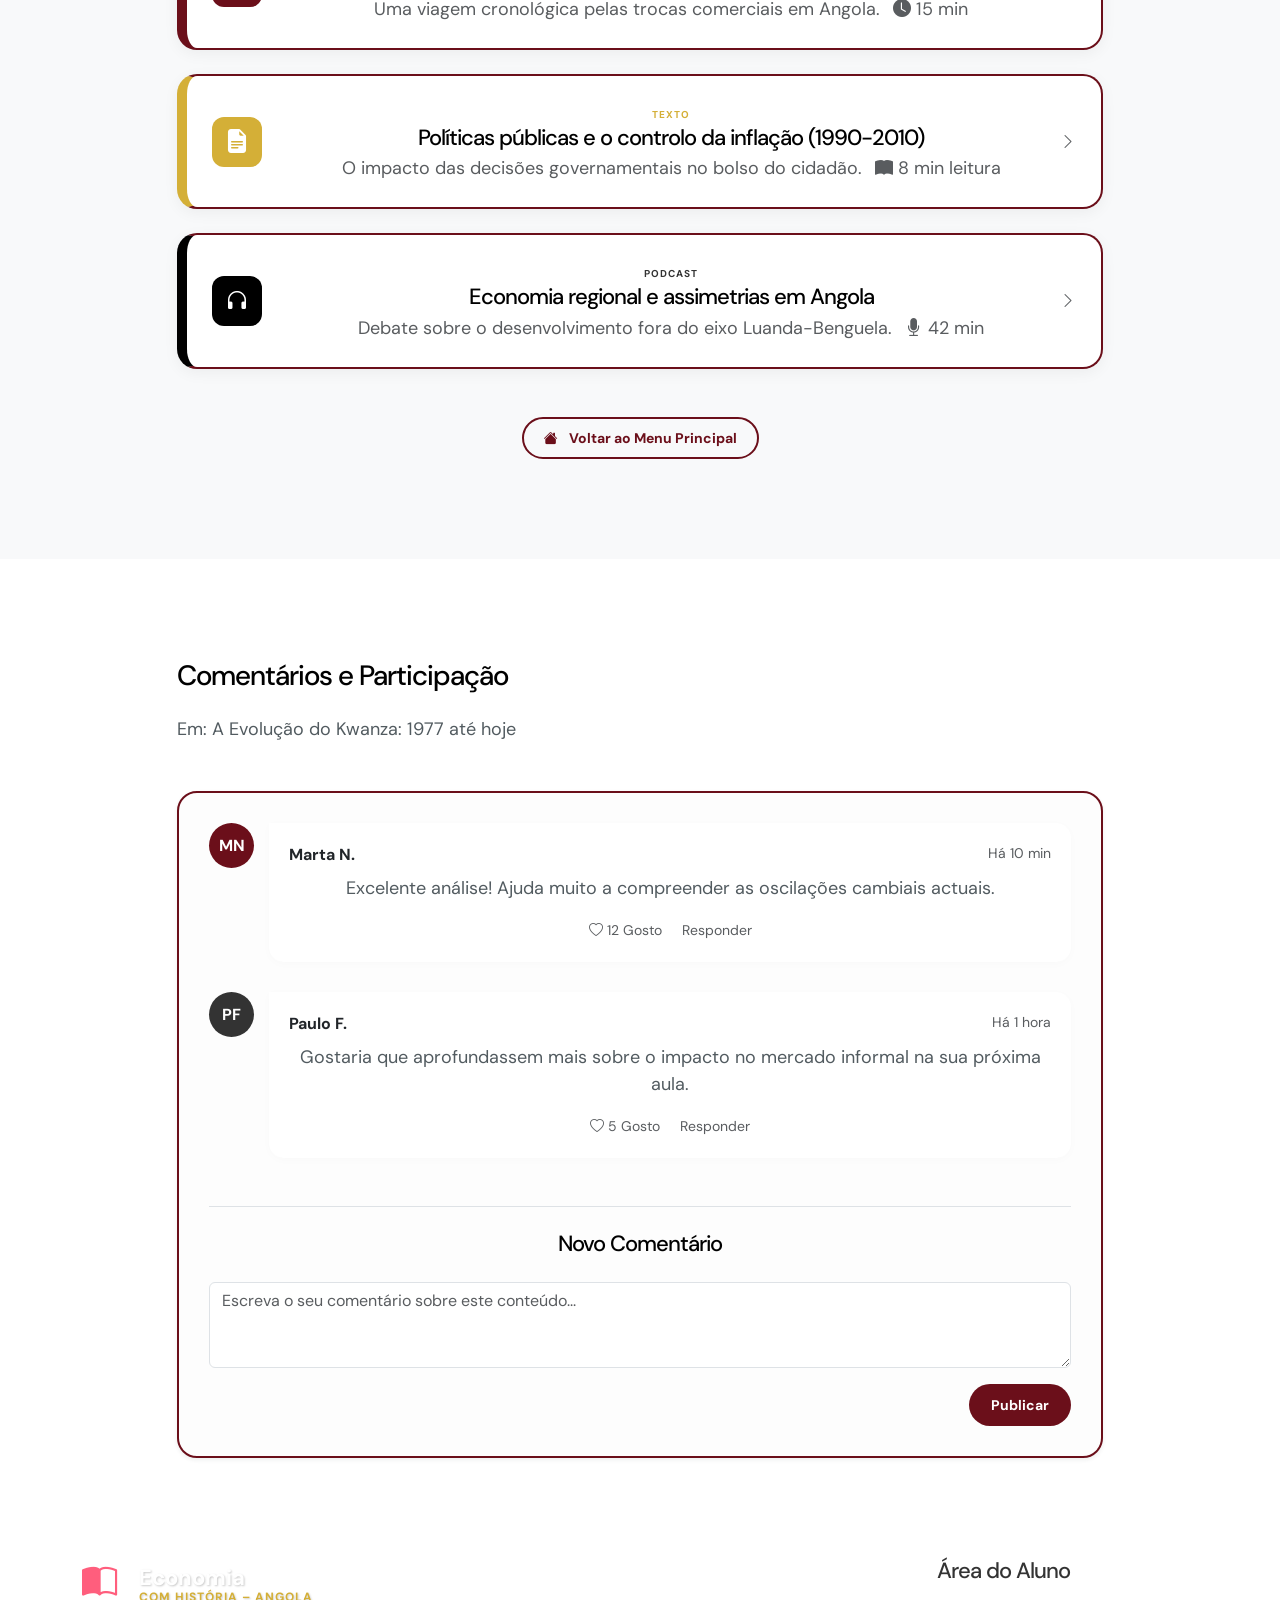
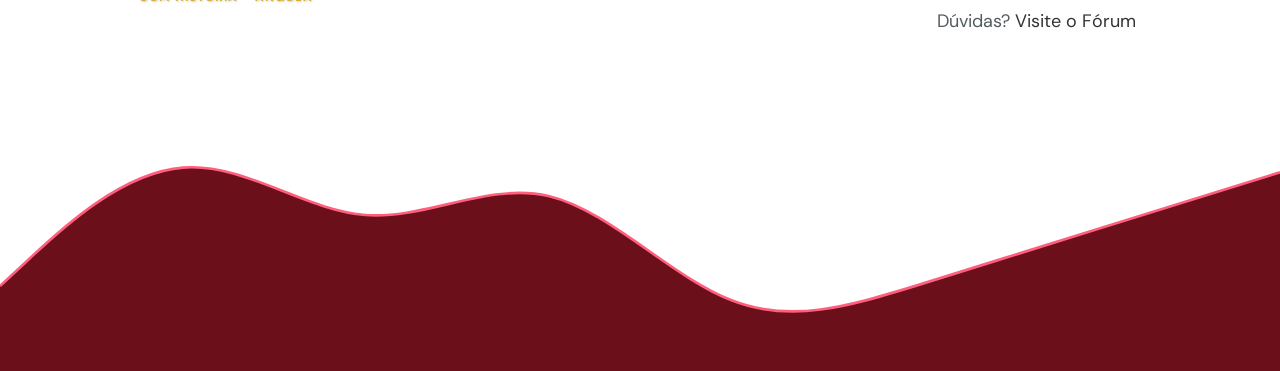
<file: explorar.html>
<!doctype html>
<html lang="pt">
    <head>
        <meta charset="utf-8">
        <meta name="viewport" content="width=device-width, initial-scale=1">

        <meta name="description" content="Explorar Conteúdos - Economia com História">
        <meta name="author" content="Economia com História">

        <title>Explorar - Economia com História</title>

        <!-- CSS FILES -->                
        <link rel="preconnect" href="https://fonts.googleapis.com">
        <link rel="preconnect" href="https://fonts.gstatic.com" crossorigin>
        <link href="https://fonts.googleapis.com/css2?family=DM+Sans:ital,wght@0,400;0,500;0,700;1,400&display=swap" rel="stylesheet">
        <link href="css/bootstrap.min.css" rel="stylesheet">
        <link href="css/bootstrap-icons.css" rel="stylesheet">
        <link href="css/templatemo-tiya-golf-club.css" rel="stylesheet">
    </head>
    
    <body>
        <main>
            <nav class="navbar navbar-expand-lg">                
                <div class="container">
                    <a class="navbar-brand d-flex align-items-center" href="index.html">
                        <i class="bi-book-half" style="font-size: 2.2rem; color: #FF5E7D; margin-right: 12px;"></i>
                        <span class="navbar-brand-text">
                            Economia
                            <small>com História – Angola</small>
                        </span>
                    </a>

                    <div class="d-lg-none ms-auto me-3">
                        <a class="btn custom-btn custom-border-btn" data-bs-toggle="offcanvas" href="#offcanvasExample" role="button" aria-controls="offcanvasExample">Área do Aluno</a>
                    </div>
    
                    <button class="navbar-toggler" type="button" data-bs-toggle="collapse" data-bs-target="#navbarNav" aria-controls="navbarNav" aria-expanded="false" aria-label="Toggle navigation">
                        <span class="navbar-toggler-icon"></span>
                    </button>
    
                    <div class="collapse navbar-collapse" id="navbarNav">
                        <ul class="navbar-nav ms-lg-auto">
                            <li class="nav-item">
                                <a class="nav-link" href="index.html">Início</a>
                            </li>
    
                            <li class="nav-item">
                                <a class="nav-link active" href="explorar.html">Explorar</a>
                            </li>

                            <li class="nav-item">
                                <a class="nav-link" href="quiz.html">Quiz</a>
                            </li>

                            <li class="nav-item">
                                <a class="nav-link" href="forum.html">Fórum</a>
                            </li>

                            <li class="nav-item dropdown">
                                <a class="nav-link dropdown-toggle" href="#" id="navbarProfileDropdown" role="button" data-bs-toggle="dropdown" aria-expanded="false">Perfil</a>

                                <ul class="dropdown-menu dropdown-menu-light" aria-labelledby="navbarProfileDropdown">
                                    <li><a class="dropdown-item" href="admin.html">Administrador</a></li>
                                    <li><a class="dropdown-item" href="perfil.html">Utilizador</a></li>
                                </ul>
                            </li>
                        </ul>
                    </div>
                </div>
            </nav>

            <section class="hero-section hero-admin d-flex justify-content-center align-items-center" id="section_1">
                <div class="section-overlay"></div>
                
                <svg xmlns="http://www.w3.org/2000/svg" viewBox="0 0 1440 320">
                    <path fill="#333333" fill-opacity="1" d="M0,224L34.3,192C68.6,160,137,96,206,90.7C274.3,85,343,139,411,144C480,149,549,107,617,122.7C685.7,139,754,213,823,240C891.4,267,960,245,1029,224C1097.1,203,1166,181,1234,160C1302.9,139,1371,117,1406,106.7L1440,96L1440,0L1405.7,0C1371.4,0,1303,0,1234,0C1165.7,0,1097,0,1029,0C960,0,891,0,823,0C754.3,0,686,0,617,0C548.6,0,480,0,411,0C342.9,0,274,0,206,0C137.1,0,69,0,34,0L0,0Z"></path>
                    <path fill="none" stroke="#FF5E7D" stroke-width="3" d="M0,224L34.3,192C68.6,160,137,96,206,90.7C274.3,85,343,139,411,144C480,149,549,107,617,122.7C685.7,139,754,213,823,240C891.4,267,960,245,1029,224C1097.1,203,1166,181,1234,160C1302.9,139,1371,117,1406,106.7L1440,96"></path>
                </svg>

                <div class="container">
                    <div class="row align-items-center text-center">
                        <div class="col-12 mt-3 mt-md-0">
                            <h1 class="text-white mb-0">Explorar Conteúdos</h1>
                            <p class="text-white mt-3 opacity-75">Vídeos-Aulas e Microtextos sobre a História e Economia de Angola.</p>
                        </div>
                    </div>
                </div>

                <svg xmlns="http://www.w3.org/2000/svg" viewBox="0 0 1440 320">
                    <path fill="#ffffff" fill-opacity="1" d="M0,224L34.3,192C68.6,160,137,96,206,90.7C274.3,85,343,139,411,144C480,149,549,107,617,122.7C685.7,139,754,213,823,240C891.4,267,960,245,1029,224C1097.1,203,1166,181,1234,160C1302.9,139,1371,117,1406,106.7L1440,96L1440,320L1405.7,320C1371.4,320,1303,320,1234,320C1165.7,320,1097,320,1029,320C960,320,891,320,823,320C754.3,320,686,320,617,320C548.6,320,480,320,411,320C342.9,320,274,320,206,320C137.1,320,69,320,34,320L0,320Z"></path>
                    <path fill="none" stroke="#FF5E7D" stroke-width="3" d="M0,224L34.3,192C68.6,160,137,96,206,90.7C274.3,85,343,139,411,144C480,149,549,107,617,122.7C685.7,139,754,213,823,240C891.4,267,960,245,1029,224C1097.1,203,1166,181,1234,160C1302.9,139,1371,117,1406,106.7L1440,96"></path>
                </svg>
            </section>

            <section class="events-section section-padding" id="section_2">
                <div class="container">
                    <div class="row">
                        <div class="col-lg-12 col-12">
                            <h2 class="mb-5">Biblioteca de Aprendizagem</h2>
                        </div>

                        <div class="col-lg-6 col-12 mb-5 mb-lg-0">
                            <div class="custom-block-image-wrap">
                                <div class="ratio ratio-16x9">
                                    <iframe width="560" height="315" src="https://www.youtube.com/embed/5a3m8Hq5b7o" title="YouTube video player" frameborder="0" allow="accelerometer; autoplay; clipboard-write; encrypted-media; gyroscope; picture-in-picture" allowfullscreen></iframe>
                                </div>
                            </div>

                            <div class="custom-block-info">
                                <a href="#" class="events-title mb-2">Inflação em Angola: Causas e Efeitos</a>

                                <p class="mb-0">Compreenda a evolução da inflação, a reforma monetária de 1999, e como a taxa de câmbio impacta a economia e a sociedade civil todos os dias.</p>
                            </div>
                        </div>

                        <div class="col-lg-6 col-12">
                            <div class="custom-block-info">
                                <h4 class="mb-3">Microtextos em Destaque</h4>

                                <div class="d-flex align-items-center mb-4">
                                    <div class="custom-block-icon" style="background-color: var(--primary-color); border-radius: 5px; padding: 10px; margin-right: 15px;">
                                        <i class="bi-file-text-fill text-white" style="font-size: 2rem;"></i>
                                    </div>
                                    <div>
                                        <h5 class="mb-1"><a href="#">O Período Pós-Guerra (2005-2014)</a></h5>
                                        <p class="mb-0">Um resumo económico do crescimento de Angola impulsionado pelo preço do petróleo.</p>
                                    </div>
                                </div>

                                <div class="d-flex align-items-center mb-4">
                                    <div class="custom-block-icon" style="background-color: var(--dark-color); border-radius: 5px; padding: 10px; margin-right: 15px;">
                                        <i class="bi-file-text-fill text-white" style="font-size: 2rem;"></i>
                                    </div>
                                    <div>
                                        <h5 class="mb-1"><a href="#">Diversificação da Economia</a></h5>
                                        <p class="mb-0">Desafios e oportunidades para além do setor petrolífero e as vias para o desenvolvimento sustentável.</p>
                                    </div>
                                </div>

                                <div class="d-flex align-items-center">
                                    <div class="custom-block-icon" style="background-color: var(--primary-color); border-radius: 5px; padding: 10px; margin-right: 15px;">
                                        <i class="bi-file-text-fill text-white" style="font-size: 2rem;"></i>
                                    </div>
                                    <div>
                                        <h5 class="mb-1"><a href="#">O Papel do Kwanza</a></h5>
                                        <p class="mb-0">A história da moeda nacional e o seu impacto no poder de compra dos cidadãos.</p>
                                    </div>
                                </div>

                            </div>
                        </div>
                    </div>
                </div>
            </section>

            <section class="section-padding bg-light">
                <div class="container">
                    <div class="row text-center mb-5">
                        <div class="col-lg-8 col-12 mx-auto">
                            <h2 class="mb-4">Quer ir além?</h2>
                            <p>Com base no seu desempenho no quiz e nos seus interesses recentes, seleccionámos estes conteúdos exclusivos para aprofundar os seus conhecimentos.</p>
                        </div>
                    </div>

                    <div class="row">
                        <div class="col-lg-10 col-12 mx-auto">
                            <!-- Recomendação 1: Vídeo -->
                            <div class="suggestion-card robust-card mb-4" style="border-left-color: var(--primary-color);">
                                <div class="suggestion-icon" style="background-color: var(--primary-color);">
                                    <i class="bi-play-fill"></i>
                                </div>
                                <div class="suggestion-info flex-grow-1">
                                    <small class="text-uppercase text-muted fw-bold" style="letter-spacing: 1px; font-size: 10px; color: var(--primary-color) !important;">VÍDEO</small>
                                    <h5 class="mb-1">A história da moeda angolana: Do Zimbo ao Kwanza</h5>
                                    <p class="mb-0 text-muted">Uma viagem cronológica pelas trocas comerciais em Angola. <span class="ms-2"><i class="bi-clock-fill"></i> 15 min</span></p>
                                </div>
                                <div class="ms-auto">
                                    <i class="bi-chevron-right text-muted"></i>
                                </div>
                            </div>

                            <!-- Recomendação 2: Texto -->
                            <div class="suggestion-card robust-card mb-4" style="border-left-color: #D4AF37;">
                                <div class="suggestion-icon" style="background-color: #D4AF37;">
                                    <i class="bi-file-earmark-text-fill"></i>
                                </div>
                                <div class="suggestion-info flex-grow-1">
                                    <small class="text-uppercase text-muted fw-bold" style="letter-spacing: 1px; font-size: 10px; color: #D4AF37 !important;">TEXTO</small>
                                    <h5 class="mb-1">Políticas públicas e o controlo da inflação (1990-2010)</h5>
                                    <p class="mb-0 text-muted">O impacto das decisões governamentais no bolso do cidadão. <span class="ms-2"><i class="bi-book-fill"></i> 8 min leitura</span></p>
                                </div>
                                <div class="ms-auto">
                                    <i class="bi-chevron-right text-muted"></i>
                                </div>
                            </div>

                            <!-- Recomendação 3: Podcast -->
                            <div class="suggestion-card robust-card" style="border-left-color: #000;">
                                <div class="suggestion-icon" style="background-color: #000;">
                                    <i class="bi-headphones"></i>
                                </div>
                                <div class="suggestion-info flex-grow-1">
                                    <small class="text-uppercase text-muted fw-bold" style="letter-spacing: 1px; font-size: 10px; color: #333 !important;">PODCAST</small>
                                    <h5 class="mb-1">Economia regional e assimetrias em Angola</h5>
                                    <p class="mb-0 text-muted">Debate sobre o desenvolvimento fora do eixo Luanda-Benguela. <span class="ms-2"><i class="bi-mic-fill"></i> 42 min</span></p>
                                </div>
                                <div class="ms-auto">
                                    <i class="bi-chevron-right text-muted"></i>
                                </div>
                            </div>

                            <div class="text-center mt-5">
                                <a href="index.html" class="btn custom-btn custom-border-btn"><i class="bi-house-fill me-2"></i> Voltar ao Menu Principal</a>
                            </div>
                        </div>
                    </div>
                </div>
            </section>

            <section class="section-padding">
                <div class="container">
                    <div class="row">
                        <div class="col-lg-10 col-12 mx-auto">
                            <h3 class="mb-4">Comentários e Participação</h3>
                            <p class="mb-5">Em: A Evolução do Kwanza: 1977 até hoje</p>

                            <div class="comment-block robust-card shadow-sm">
                                <div class="comment-item">
                                    <div class="comment-avatar">MN</div>
                                    <div class="comment-content">
                                        <div class="d-flex justify-content-between mb-2">
                                            <strong>Marta N.</strong>
                                            <small class="text-muted">Há 10 min</small>
                                        </div>
                                        <p class="mb-0">Excelente análise! Ajuda muito a compreender as oscilações cambiais actuais.</p>
                                        <div class="mt-3">
                                            <a href="#" class="text-muted small me-3"><i class="bi-heart"></i> 12 Gosto</a>
                                            <a href="#" class="text-muted small">Responder</a>
                                        </div>
                                    </div>
                                </div>

                                <div class="comment-item">
                                    <div class="comment-avatar" style="background-color: #333; color: white;">PF</div>
                                    <div class="comment-content">
                                        <div class="d-flex justify-content-between mb-2">
                                            <strong>Paulo F.</strong>
                                            <small class="text-muted">Há 1 hora</small>
                                        </div>
                                        <p class="mb-0">Gostaria que aprofundassem mais sobre o impacto no mercado informal na sua próxima aula.</p>
                                        <div class="mt-3">
                                            <a href="#" class="text-muted small me-3"><i class="bi-heart"></i> 5 Gosto</a>
                                            <a href="#" class="text-muted small">Responder</a>
                                        </div>
                                    </div>
                                </div>

                                <div class="new-comment-form mt-5 pt-4 border-top">
                                    <h5 class="mb-4">Novo Comentário</h5>
                                    <form action="#" method="post">
                                        <textarea class="form-control mb-3" rows="3" placeholder="Escreva o seu comentário sobre este conteúdo..."></textarea>
                                        <div class="d-flex justify-content-end">
                                            <button type="submit" class="btn custom-btn">Publicar</button>
                                        </div>
                                    </form>
                                </div>
                            </div>
                        </div>
                    </div>
                </div>
            </section>
        </main>

        <footer class="site-footer">
            <div class="container">
                <div class="row">
                    <div class="col-lg-6 col-12 me-auto mb-5 mb-lg-0">
                        <a class="navbar-brand d-flex align-items-center" href="index.html">
                            <i class="bi-book-half" style="font-size: 2.2rem; color: #FF5E7D; margin-right: 12px;"></i>
                            <span class="navbar-brand-text">
                                Economia
                                <small>com História – Angola</small>
                            </span>
                        </a>
                    </div>
                    <div class="col-lg-3 col-12">
                        <h5 class="site-footer-title mb-4">Área do Aluno</h5>
                        <p class="copyright-text">Dúvidas? <a href="forum.html">Visite o Fórum</a></p>
                    </div>
                </div>
            </div>
            <svg xmlns="http://www.w3.org/2000/svg" viewBox="0 0 1440 320">
                <path fill="#6B0F1A" fill-opacity="1" d="M0,224L34.3,192C68.6,160,137,96,206,90.7C274.3,85,343,139,411,144C480,149,549,107,617,122.7C685.7,139,754,213,823,240C891.4,267,960,245,1029,224C1097.1,203,1166,181,1234,160C1302.9,139,1371,117,1406,106.7L1440,96L1440,320L1405.7,320C1371.4,320,1303,320,1234,320C1165.7,320,1097,320,1029,320C960,320,891,320,823,320C754.3,320,686,320,617,320C548.6,320,480,320,411,320C342.9,320,274,320,206,320C137.1,320,69,320,34,320L0,320Z"></path>
                <path fill="none" stroke="#FF5E7D" stroke-width="3" d="M0,224L34.3,192C68.6,160,137,96,206,90.7C274.3,85,343,139,411,144C480,149,549,107,617,122.7C685.7,139,754,213,823,240C891.4,267,960,245,1029,224C1097.1,203,1166,181,1234,160C1302.9,139,1371,117,1406,106.7L1440,96"></path>
            </svg>
        </footer>

        <!-- JAVASCRIPT FILES -->
        <script src="js/jquery.min.js"></script>
        <script src="js/bootstrap.bundle.min.js"></script>
        <script src="js/jquery.sticky.js"></script>
        <script src="js/custom.js"></script>
        <script src="js/simulations.js"></script>
    </body>
</html>
</file>
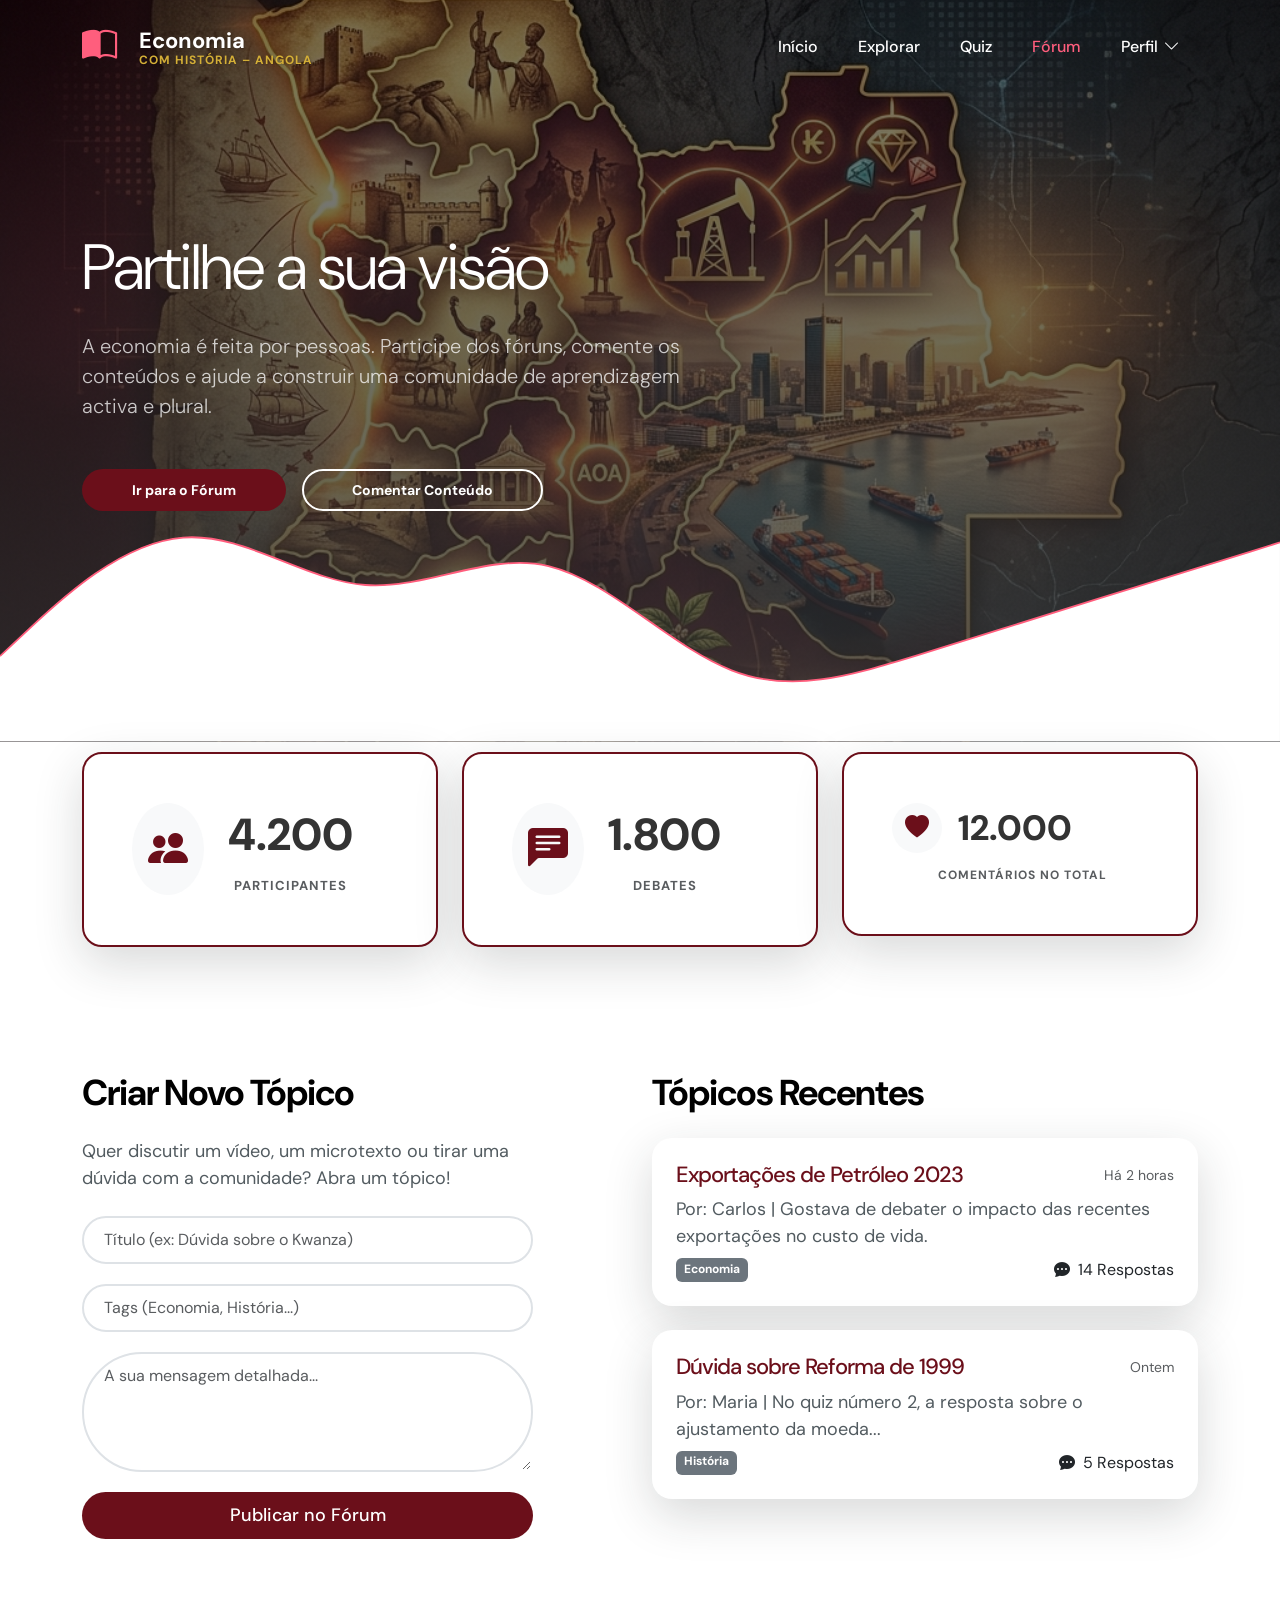
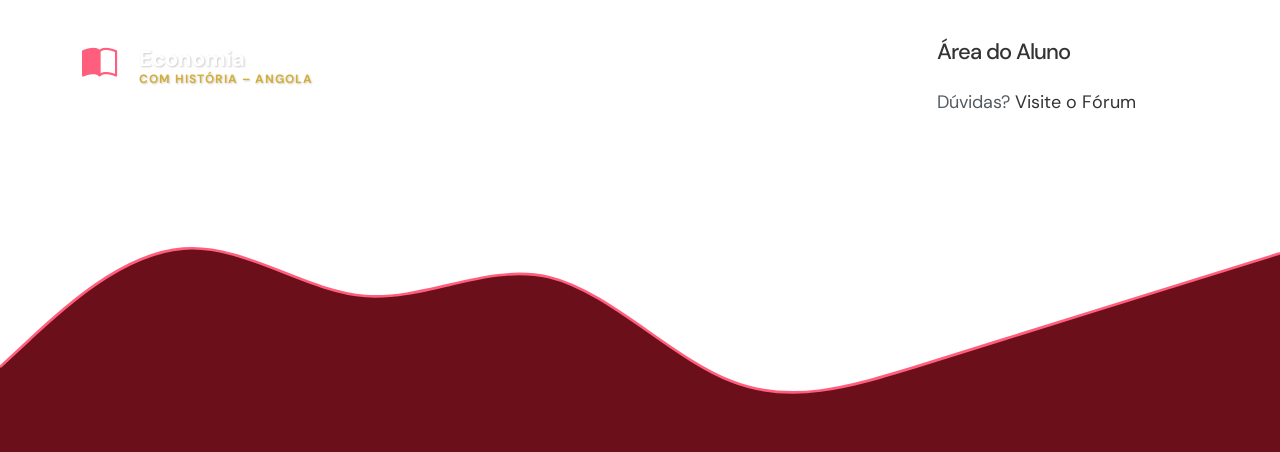
<file: forum.html>
<!doctype html>
<html lang="pt">
    <head>
        <meta charset="utf-8">
        <meta name="viewport" content="width=device-width, initial-scale=1">

        <meta name="description" content="Fórum de Discussão - Economia com História">
        <meta name="author" content="Economia com História">

        <title>Fórum - Economia com História</title>

        <!-- CSS FILES -->                
        <link rel="preconnect" href="https://fonts.googleapis.com">
        <link rel="preconnect" href="https://fonts.gstatic.com" crossorigin>
        <link href="https://fonts.googleapis.com/css2?family=DM+Sans:ital,wght@0,400;0,500;0,700;1,400&display=swap" rel="stylesheet">
        <link href="css/bootstrap.min.css" rel="stylesheet">
        <link href="css/bootstrap-icons.css" rel="stylesheet">
        <link href="css/templatemo-tiya-golf-club.css" rel="stylesheet">
    </head>
    
    <body>
        <main>
            <nav class="navbar navbar-expand-lg">                
                <div class="container">
                    <a class="navbar-brand d-flex align-items-center" href="index.html">
                        <i class="bi-book-half" style="font-size: 2.2rem; color: #FF5E7D; margin-right: 12px;"></i>
                        <span class="navbar-brand-text">
                            Economia
                            <small>com História – Angola</small>
                        </span>
                    </a>

                    <div class="d-lg-none ms-auto me-3">
                        <a class="btn custom-btn custom-border-btn" data-bs-toggle="offcanvas" href="#offcanvasExample" role="button" aria-controls="offcanvasExample">Área do Aluno</a>
                    </div>
    
                    <button class="navbar-toggler" type="button" data-bs-toggle="collapse" data-bs-target="#navbarNav" aria-controls="navbarNav" aria-expanded="false" aria-label="Toggle navigation">
                        <span class="navbar-toggler-icon"></span>
                    </button>
    
                    <div class="collapse navbar-collapse" id="navbarNav">
                        <ul class="navbar-nav ms-lg-auto">
                            <li class="nav-item">
                                <a class="nav-link" href="index.html">Início</a>
                            </li>
    
                            <li class="nav-item">
                                <a class="nav-link" href="explorar.html">Explorar</a>
                            </li>

                            <li class="nav-item">
                                <a class="nav-link" href="quiz.html">Quiz</a>
                            </li>

                            <li class="nav-item">
                                <a class="nav-link active" href="forum.html">Fórum</a>
                            </li>

                            <li class="nav-item dropdown">
                                <a class="nav-link dropdown-toggle" href="#" id="navbarProfileDropdown" role="button" data-bs-toggle="dropdown" aria-expanded="false">Perfil</a>

                                <ul class="dropdown-menu dropdown-menu-light" aria-labelledby="navbarProfileDropdown">
                                    <li><a class="dropdown-item" href="admin.html">Administrador</a></li>
                                    <li><a class="dropdown-item" href="perfil.html">Utilizador</a></li>
                                </ul>
                            </li>
                        </ul>
                    </div>
                </div>
            </nav>

            <section class="hero-section hero-admin d-flex justify-content-center align-items-center" id="section_1" style="min-height: 500px;">
                <div class="section-overlay"></div>
                
                <div class="container" style="position: relative; z-index: 2;">
                    <div class="row text-center text-lg-start align-items-center">
                        <div class="col-lg-7 col-12">
                            <h1 class="text-white display-3 mb-4">Partilhe a sua visão</h1>
                            <p class="text-white lead mb-5 opacity-75">A economia é feita por pessoas. Participe dos fóruns, comente os conteúdos e ajude a construir uma comunidade de aprendizagem activa e plural.</p>
                            
                            <div class="d-flex flex-column flex-md-row gap-3">
                                <a href="#section_4" class="btn custom-btn px-5">Ir para o Fórum</a>
                                <a href="explorar.html" class="btn custom-btn custom-border-btn px-5">Comentar Conteúdo</a>
                            </div>
                        </div>
                    </div>
                </div>

                <svg xmlns="http://www.w3.org/2000/svg" viewBox="0 0 1440 320" style="position: absolute; bottom: 0;">
                    <path fill="#ffffff" fill-opacity="1" d="M0,224L34.3,192C68.6,160,137,96,206,90.7C274.3,85,343,139,411,144C480,149,549,107,617,122.7C685.7,139,754,213,823,240C891.4,267,960,245,1029,224C1097.1,203,1166,181,1234,160C1302.9,139,1371,117,1406,106.7L1440,96L1440,320L1405.7,320C1371.4,320,1303,320,1234,320C1165.7,320,1097,320,1029,320C960,320,891,320,823,320C754.3,320,686,320,617,320C548.6,320,480,320,411,320C342.9,320,274,320,206,320C137.1,320,69,320,34,320L0,320Z"></path>
                    <path fill="none" stroke="#FF5E7D" stroke-width="2" d="M0,224L34.3,192C68.6,160,137,96,206,90.7C274.3,85,343,139,411,144C480,149,549,107,617,122.7C685.7,139,754,213,823,240C891.4,267,960,245,1029,224C1097.1,203,1166,181,1234,160C1302.9,139,1371,117,1406,106.7L1440,96"></path>
                </svg>
            </section>

            <section class="forum-stats-section section-padding pb-0" id="section_2" style="margin-top: -60px; position: relative; z-index: 10;">
                <div class="container">
                    <div class="row">
                        <div class="col-lg-4 col-md-4 col-12 mb-4">
                            <div class="stat-card robust-card shadow-lg bg-white p-5 d-flex align-items-center">
                                <div class="stat-icon bg-light rounded-circle p-3 me-4">
                                    <i class="bi-people-fill" style="font-size: 2.5rem; color: var(--primary-color);"></i>
                                </div>
                                <div>
                                    <span class="stat-card-number d-block mb-1" style="font-size: 2.8rem; font-weight: 800; color: #333;">4.200</span>
                                    <span class="stat-card-label text-uppercase text-muted fw-bold" style="letter-spacing: 1px; font-size: 13px;">Participantes</span>
                                </div>
                            </div>
                        </div>

                        <div class="col-lg-4 col-md-4 col-12 mb-4">
                            <div class="stat-card robust-card shadow-lg bg-white p-5 d-flex align-items-center">
                                <div class="stat-icon bg-light rounded-circle p-3 me-4">
                                    <i class="bi-chat-left-text-fill" style="font-size: 2.5rem; color: var(--primary-color);"></i>
                                </div>
                                <div>
                                    <span class="stat-card-number d-block mb-1" style="font-size: 2.8rem; font-weight: 800; color: #333;">1.800</span>
                                    <span class="stat-card-label text-uppercase text-muted fw-bold" style="letter-spacing: 1px; font-size: 13px;">Debates</span>
                                </div>
                            </div>
                        </div>

                        <div class="col-lg-4 col-md-4 col-12 mb-4">
                            <div class="stat-card robust-card shadow-lg bg-white p-5">
                                <div class="d-flex align-items-center mb-2">
                                    <div class="stat-icon bg-light rounded-circle p-2 me-3" style="width: 50px; height: 50px; display: flex; align-items: center; justify-content: center;">
                                        <i class="bi-heart-fill" style="font-size: 1.5rem; color: var(--primary-color);"></i>
                                    </div>
                                    <span class="stat-card-number" style="font-size: 2.2rem; font-weight: 800; color: #333;">12.000</span>
                                </div>
                                <span class="stat-card-label text-uppercase text-muted fw-bold ms-1" style="letter-spacing: 1px; font-size: 12px;">Comentários no Total</span>
                            </div>
                        </div>
                    </div>
                </div>
            </section>

            <section class="section-padding contact-section" id="section_4">
                <div class="container">
                    <div class="row">

                        <div class="col-lg-5 col-12 mb-5 mb-lg-0">
                            <h2 class="mb-4">Criar Novo Tópico</h2>
                            <p>Quer discutir um vídeo, um microtexto ou tirar uma dúvida com a comunidade? Abra um tópico!</p>

                            <form action="#" method="post" class="custom-form contact-form mt-4" role="form">
                                <div class="row">
                                    <div class="col-12">
                                        <input type="text" name="topic-title" id="topic-title" class="form-control" placeholder="Título (ex: Dúvida sobre o Kwanza)" required>
                                    </div>

                                    <div class="col-12">
                                        <input type="text" name="topic-tags" id="topic-tags" class="form-control" placeholder="Tags (Economia, História...)" required>
                                    </div>
                                </div>

                                <textarea name="message" rows="4" class="form-control" id="message" placeholder="A sua mensagem detalhada..."></textarea>

                                <button type="submit" class="form-control">Publicar no Fórum</button>
                            </form>
                        </div>

                        <div class="col-lg-6 col-12 ms-auto">
                            <h2 class="mb-4">Tópicos Recentes</h2>

                            <div class="custom-block bg-white shadow-lg p-4 mb-4" style="border-radius: var(--border-radius-medium);">
                                <div class="d-flex justify-content-between align-items-center mb-2">
                                    <h5 class="mb-0"><a href="#" class="text-primary" style="color: #6B0F1A !important;">Exportações de Petróleo 2023</a></h5>
                                    <small class="text-muted">Há 2 horas</small>
                                </div>
                                <p class="mb-2">Por: Carlos | Gostava de debater o impacto das recentes exportações no custo de vida.</p>
                                <div class="d-flex justify-content-between">
                                    <span class="badge bg-secondary">Economia</span>
                                    <span><i class="bi-chat-dots-fill me-1"></i> 14 Respostas</span>
                                </div>
                            </div>

                            <div class="custom-block bg-white shadow-lg p-4 mb-4" style="border-radius: var(--border-radius-medium);">
                                <div class="d-flex justify-content-between align-items-center mb-2">
                                    <h5 class="mb-0"><a href="#" class="text-primary" style="color: #6B0F1A !important;">Dúvida sobre Reforma de 1999</a></h5>
                                    <small class="text-muted">Ontem</small>
                                </div>
                                <p class="mb-2">Por: Maria | No quiz número 2, a resposta sobre o ajustamento da moeda...</p>
                                <div class="d-flex justify-content-between">
                                    <span class="badge bg-secondary">História</span>
                                    <span><i class="bi-chat-dots-fill me-1"></i> 5 Respostas</span>
                                </div>
                            </div>
                        </div>

                    </div>
                </div>
            </section>
        </main>

        <footer class="site-footer">
            <div class="container">
                <div class="row">
                    <div class="col-lg-6 col-12 me-auto mb-5 mb-lg-0">
                        <a class="navbar-brand d-flex align-items-center" href="index.html">
                            <i class="bi-book-half" style="font-size: 2.2rem; color: #FF5E7D; margin-right: 12px;"></i>
                            <span class="navbar-brand-text">
                                Economia
                                <small>com História – Angola</small>
                            </span>
                        </a>
                    </div>
                    <div class="col-lg-3 col-12">
                        <h5 class="site-footer-title mb-4">Área do Aluno</h5>
                        <p class="copyright-text">Dúvidas? <a href="forum.html">Visite o Fórum</a></p>
                    </div>
                </div>
            </div>
            <svg xmlns="http://www.w3.org/2000/svg" viewBox="0 0 1440 320">
                <path fill="#6B0F1A" fill-opacity="1" d="M0,224L34.3,192C68.6,160,137,96,206,90.7C274.3,85,343,139,411,144C480,149,549,107,617,122.7C685.7,139,754,213,823,240C891.4,267,960,245,1029,224C1097.1,203,1166,181,1234,160C1302.9,139,1371,117,1406,106.7L1440,96L1440,320L1405.7,320C1371.4,320,1303,320,1234,320C1165.7,320,1097,320,1029,320C960,320,891,320,823,320C754.3,320,686,320,617,320C548.6,320,480,320,411,320C342.9,320,274,320,206,320C137.1,320,69,320,34,320L0,320Z"></path>
                <path fill="none" stroke="#FF5E7D" stroke-width="3" d="M0,224L34.3,192C68.6,160,137,96,206,90.7C274.3,85,343,139,411,144C480,149,549,107,617,122.7C685.7,139,754,213,823,240C891.4,267,960,245,1029,224C1097.1,203,1166,181,1234,160C1302.9,139,1371,117,1406,106.7L1440,96"></path>
            </svg>
        </footer>

        <!-- JAVASCRIPT FILES -->
        <script src="js/jquery.min.js"></script>
        <script src="js/bootstrap.bundle.min.js"></script>
        <script src="js/jquery.sticky.js"></script>
        <script src="js/custom.js"></script>
        <script src="js/simulations.js"></script>
    </body>
</html>
</file>
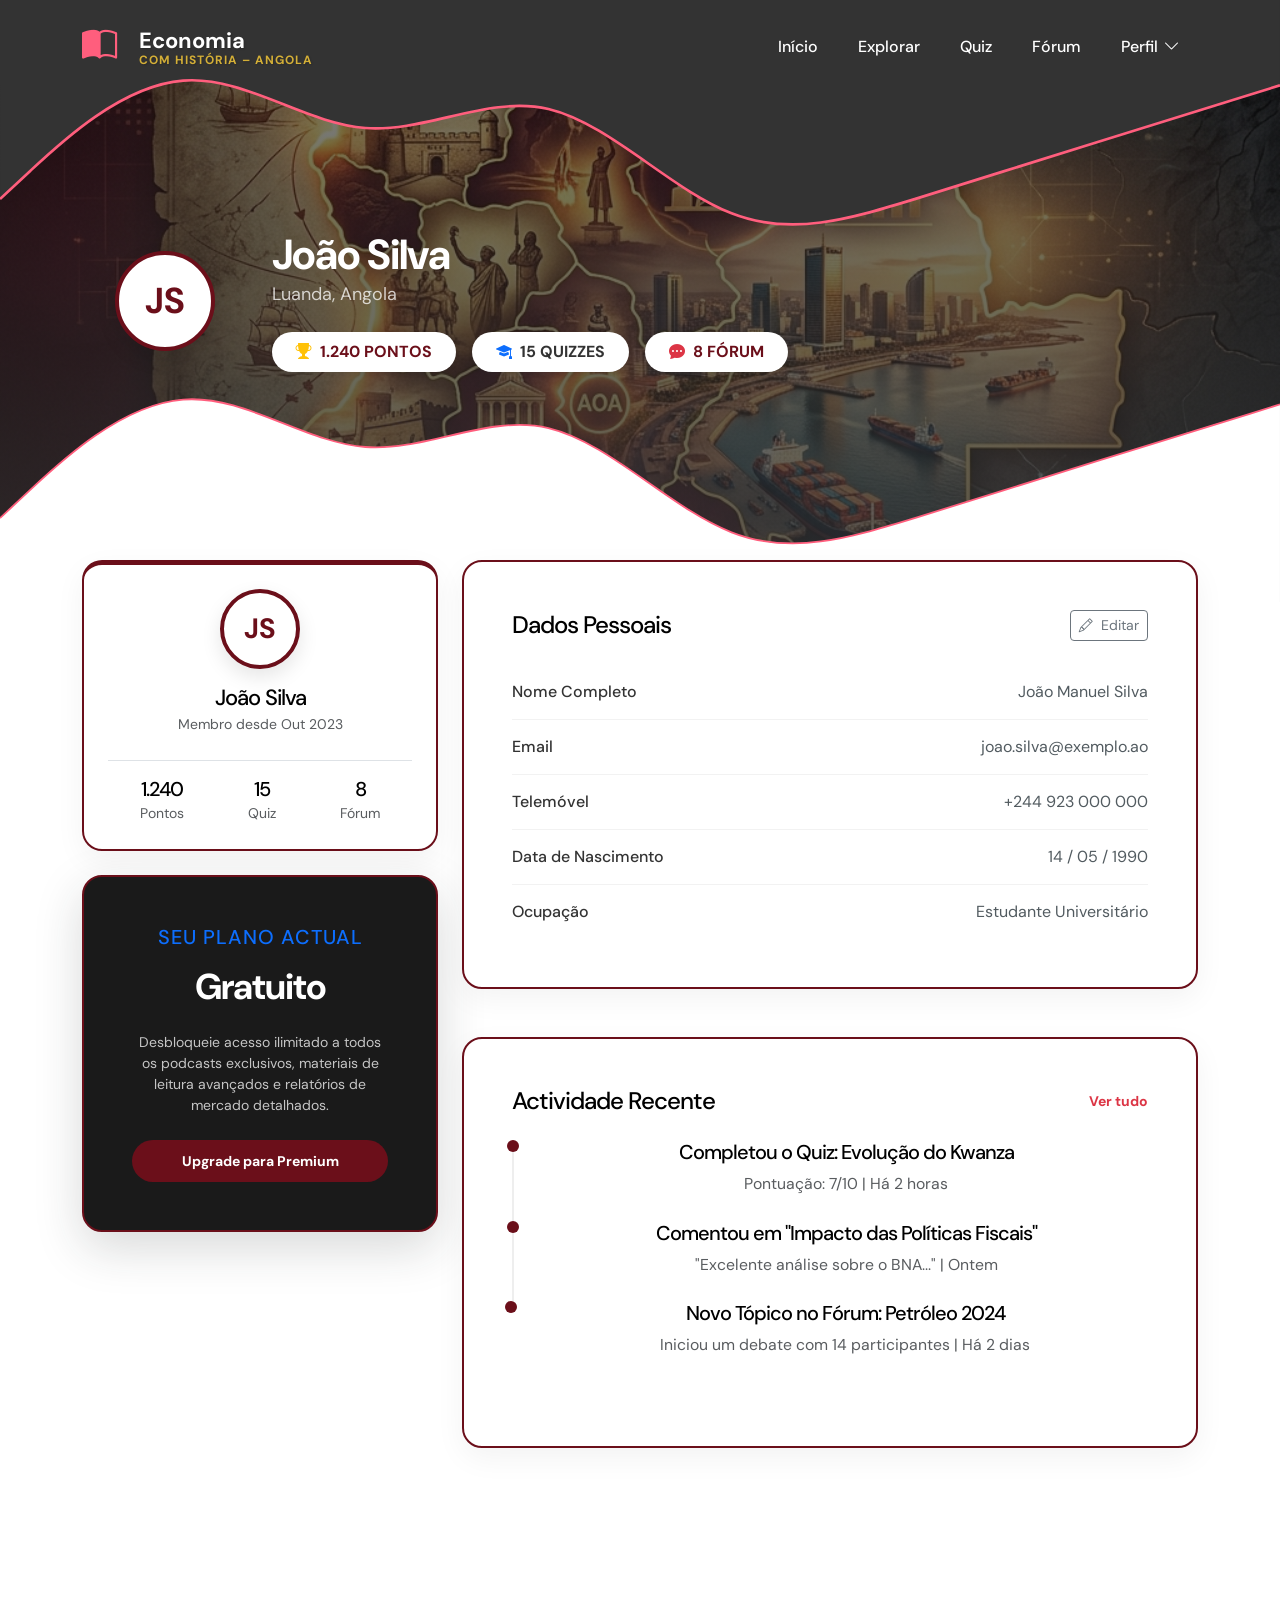
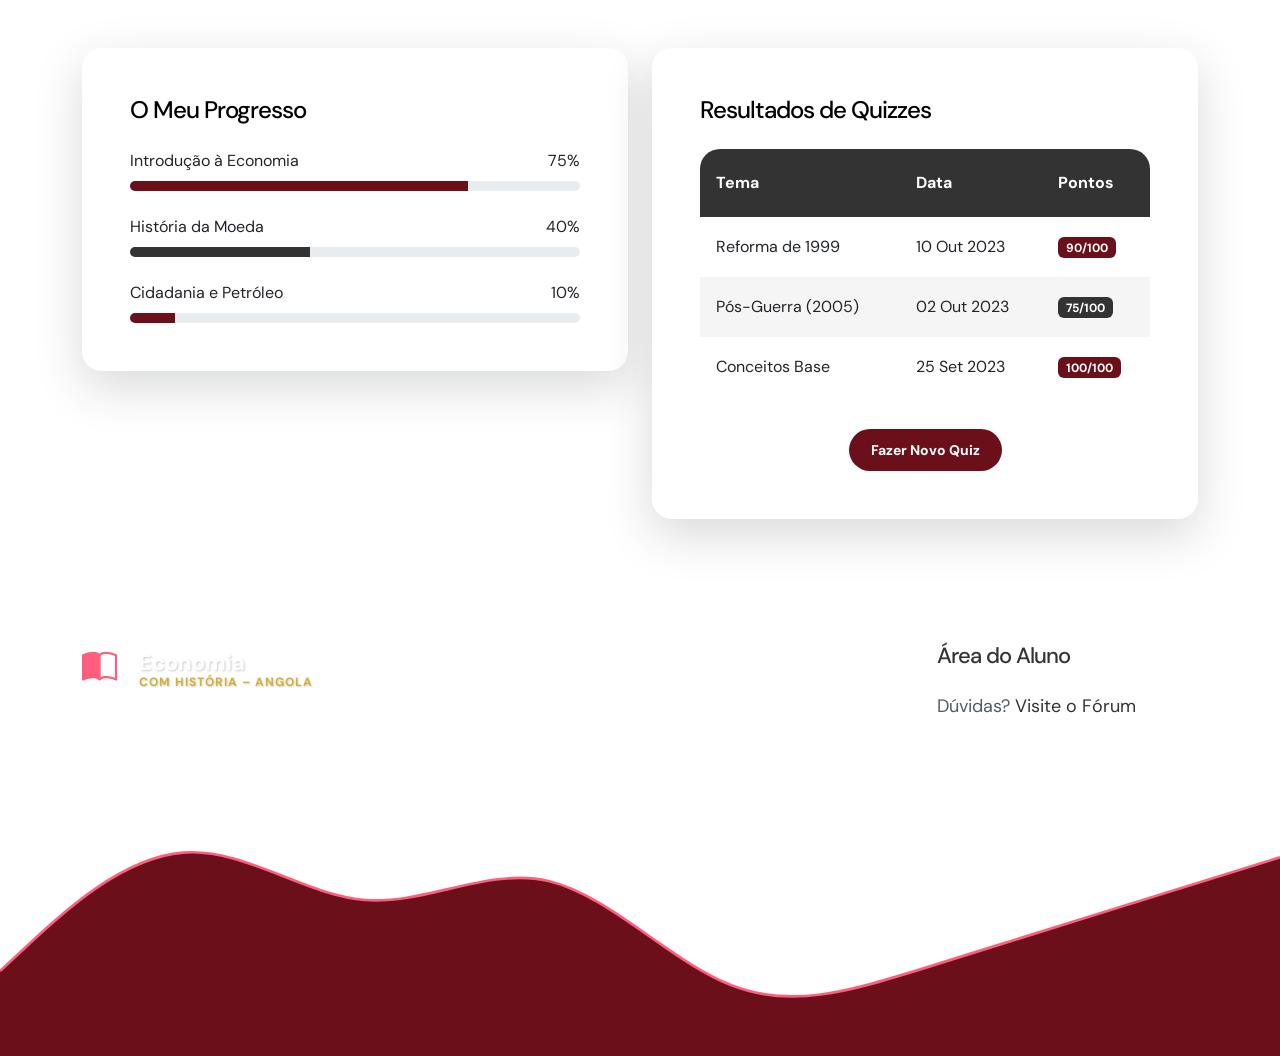
<file: perfil.html>
<!doctype html>
<html lang="pt">
    <head>
        <meta charset="utf-8">
        <meta name="viewport" content="width=device-width, initial-scale=1">

        <meta name="description" content="Meu Perfil - Economia com História">
        <meta name="author" content="Economia com História">

        <title>O Meu Perfil - Economia com História</title>

        <!-- CSS FILES -->                
        <link rel="preconnect" href="https://fonts.googleapis.com">
        <link rel="preconnect" href="https://fonts.gstatic.com" crossorigin>
        <link href="https://fonts.googleapis.com/css2?family=DM+Sans:ital,wght@0,400;0,500;0,700;1,400&display=swap" rel="stylesheet">
        <link href="css/bootstrap.min.css" rel="stylesheet">
        <link href="css/bootstrap-icons.css" rel="stylesheet">
        <link href="css/templatemo-tiya-golf-club.css" rel="stylesheet">
    </head>
    
    <body>
        <main>
            <nav class="navbar navbar-expand-lg">                
                <div class="container">
                    <a class="navbar-brand d-flex align-items-center" href="index.html">
                        <i class="bi-book-half" style="font-size: 2.2rem; color: #FF5E7D; margin-right: 12px;"></i>
                        <span class="navbar-brand-text">
                            Economia
                            <small>com História – Angola</small>
                        </span>
                    </a>

                    <div class="d-lg-none ms-auto me-3">
                        <a class="btn custom-btn custom-border-btn" data-bs-toggle="offcanvas" href="#offcanvasExample" role="button" aria-controls="offcanvasExample">Área do Aluno</a>
                    </div>
    
                    <button class="navbar-toggler" type="button" data-bs-toggle="collapse" data-bs-target="#navbarNav" aria-controls="navbarNav" aria-expanded="false" aria-label="Toggle navigation">
                        <span class="navbar-toggler-icon"></span>
                    </button>
    
                    <div class="collapse navbar-collapse" id="navbarNav">
                        <ul class="navbar-nav ms-lg-auto">
                            <li class="nav-item">
                                <a class="nav-link" href="index.html">Início</a>
                            </li>
    
                            <li class="nav-item">
                                <a class="nav-link" href="explorar.html">Explorar</a>
                            </li>

                            <li class="nav-item">
                                <a class="nav-link" href="quiz.html">Quiz</a>
                            </li>

                            <li class="nav-item">
                                <a class="nav-link" href="forum.html">Fórum</a>
                            </li>

                            <li class="nav-item dropdown">
                                <a class="nav-link dropdown-toggle" href="#" id="navbarProfileDropdown" role="button" data-bs-toggle="dropdown" aria-expanded="false">Perfil</a>

                                <ul class="dropdown-menu dropdown-menu-light" aria-labelledby="navbarProfileDropdown">
                                    <li><a class="dropdown-item" href="admin.html">Administrador</a></li>
                                    <li><a class="dropdown-item active" href="perfil.html">Utilizador</a></li>
                                </ul>
                            </li>
                        </ul>
                    </div>
                </div>
            </nav>

            <section class="hero-section hero-admin d-flex justify-content-center align-items-center" id="section_1">
                <div class="section-overlay"></div>
                
                <svg xmlns="http://www.w3.org/2000/svg" viewBox="0 0 1440 320">
                    <path fill="#333333" fill-opacity="1" d="M0,224L34.3,192C68.6,160,137,96,206,90.7C274.3,85,343,139,411,144C480,149,549,107,617,122.7C685.7,139,754,213,823,240C891.4,267,960,245,1029,224C1097.1,203,1166,181,1234,160C1302.9,139,1371,117,1406,106.7L1440,96L1440,0L1405.7,0C1371.4,0,1303,0,1234,0C1165.7,0,1097,0,1029,0C960,0,891,0,823,0C754.3,0,686,0,617,0C548.6,0,480,0,411,0C342.9,0,274,0,206,0C137.1,0,69,0,34,0L0,0Z"></path>
                    <path fill="none" stroke="#FF5E7D" stroke-width="3" d="M0,224L34.3,192C68.6,160,137,96,206,90.7C274.3,85,343,139,411,144C480,149,549,107,617,122.7C685.7,139,754,213,823,240C891.4,267,960,245,1029,224C1097.1,203,1166,181,1234,160C1302.9,139,1371,117,1406,106.7L1440,96"></path>
                </svg>

                <div class="container">
                    <div class="row align-items-center">
                        <div class="col-lg-2 col-md-3 col-12 text-center">
                            <div class="avatar-initials">JS</div>
                        </div>
                        <div class="col-lg-10 col-md-9 col-12 mt-3 mt-md-0">
                            <h1 class="text-white mb-0">João Silva</h1>
                            <p class="text-white opacity-75">Luanda, Angola</p>
                            
                            <div class="d-flex mt-4">
                                <div class="bg-white rounded-pill px-4 py-2 me-3 d-flex align-items-center shadow-sm">
                                    <i class="bi-trophy-fill text-warning me-2"></i>
                                    <span class="fw-bold" style="color: var(--primary-color);">1.240 PONTOS</span>
                                </div>
                                <div class="bg-white rounded-pill px-4 py-2 me-3 d-flex align-items-center shadow-sm">
                                    <i class="bi-mortarboard-fill text-primary me-2"></i>
                                    <span class="fw-bold" style="color: var(--secondary-color);">15 QUIZZES</span>
                                </div>
                                <div class="bg-white rounded-pill px-4 py-2 d-flex align-items-center shadow-sm">
                                    <i class="bi-chat-dots-fill text-danger me-2"></i>
                                    <span class="fw-bold" style="color: var(--primary-color);">8 FÓRUM</span>
                                </div>
                            </div>
                        </div>
                    </div>
                </div>

                <svg xmlns="http://www.w3.org/2000/svg" viewBox="0 0 1440 320">
                    <path fill="#ffffff" fill-opacity="1" d="M0,224L34.3,192C68.6,160,137,96,206,90.7C274.3,85,343,139,411,144C480,149,549,107,617,122.7C685.7,139,754,213,823,240C891.4,267,960,245,1029,224C1097.1,203,1166,181,1234,160C1302.9,139,1371,117,1406,106.7L1440,96L1440,320L1405.7,320C1371.4,320,1303,320,1234,320C1165.7,320,1097,320,1029,320C960,320,891,320,823,320C754.3,320,686,320,617,320C548.6,320,480,320,411,320C342.9,320,274,320,206,320C137.1,320,69,320,34,320L0,320Z"></path>
                    <path fill="none" stroke="#FF5E7D" stroke-width="2" d="M0,224L34.3,192C68.6,160,137,96,206,90.7C274.3,85,343,139,411,144C480,149,549,107,617,122.7C685.7,139,754,213,823,240C891.4,267,960,245,1029,224C1097.1,203,1166,181,1234,160C1302.9,139,1371,117,1406,106.7L1440,96"></path>
            </section>

            <section class="section-padding pt-5">
                <div class="container">
                    <div class="row">
                        <!-- Lado Esquerdo: Resumo -->
                        <div class="col-lg-4 col-12 mb-4">
                            <div class="custom-block robust-card bg-white p-4 mb-4" style="border-top: 5px solid var(--primary-color);">
                                <div class="text-center mb-4">
                                    <div class="avatar-initials mb-3" style="width: 80px; height: 80px; font-size: 28px;">JS</div>
                                    <h5 class="mb-0">João Silva</h5>
                                    <small class="text-muted">Membro desde Out 2023</small>
                                </div>

                                <div class="d-flex justify-content-around text-center border-top pt-3">
                                    <div>
                                        <h6 class="mb-0">1.240</h6>
                                        <small class="text-muted">Pontos</small>
                                    </div>
                                    <div>
                                        <h6 class="mb-0">15</h6>
                                        <small class="text-muted">Quiz</small>
                                    </div>
                                    <div>
                                        <h6 class="mb-0">8</h6>
                                        <small class="text-muted">Fórum</small>
                                    </div>
                                </div>
                            </div>

                            <div class="custom-block robust-card bg-dark shadow-lg p-5 text-white" style="border-radius: var(--border-radius-medium); background-color: #1A1A1A !important;">
                                <h6 class="text-primary mb-3 text-uppercase" style="letter-spacing: 1px;">SEU PLANO ACTUAL</h6>
                                <h2 class="text-white mb-4">Gratuito</h2>
                                <p class="text-white opacity-75 mb-4 small">Desbloqueie acesso ilimitado a todos os podcasts exclusivos, materiais de leitura avançados e relatórios de mercado detalhados.</p>
                                <a href="#" class="btn custom-btn w-100">Upgrade para Premium</a>
                            </div>
                        </div>

                        <!-- Lado Direito: Detalhes e Atividade -->
                        <div class="col-lg-8 col-12">
                            <div class="custom-block robust-card bg-white p-5 mb-5">
                                <div class="d-flex justify-content-between align-items-center mb-4">
                                    <h4 class="mb-0">Dados Pessoais</h4>
                                    <a href="#" class="btn btn-sm btn-outline-secondary"><i class="bi-pencil me-1"></i> Editar</a>
                                </div>
                                
                                <div class="info-list">
                                    <div class="info-list-item">
                                        <span class="info-list-label">Nome Completo</span>
                                        <span class="info-list-value">João Manuel Silva</span>
                                    </div>
                                    <div class="info-list-item">
                                        <span class="info-list-label">Email</span>
                                        <span class="info-list-value">joao.silva@exemplo.ao</span>
                                    </div>
                                    <div class="info-list-item">
                                        <span class="info-list-label">Telemóvel</span>
                                        <span class="info-list-value">+244 923 000 000</span>
                                    </div>
                                    <div class="info-list-item">
                                        <span class="info-list-label">Data de Nascimento</span>
                                        <span class="info-list-value">14 / 05 / 1990</span>
                                    </div>
                                    <div class="info-list-item">
                                        <span class="info-list-label">Ocupação</span>
                                        <span class="info-list-value">Estudante Universitário</span>
                                    </div>
                                </div>
                            </div>

                            <div class="custom-block robust-card bg-white p-5">
                                <div class="d-flex justify-content-between align-items-center mb-4">
                                    <h4 class="mb-0">Actividade Recente</h4>
                                    <a href="#" class="text-danger small fw-bold">Ver tudo</a>
                                </div>

                                <ul class="activity-list">
                                    <li class="activity-item">
                                        <h6>Completou o Quiz: Evolução do Kwanza</h6>
                                        <p class="text-muted small mb-0">Pontuação: 7/10 | Há 2 horas</p>
                                    </li>
                                    <li class="activity-item">
                                        <h6>Comentou em "Impacto das Políticas Fiscais"</h6>
                                        <p class="text-muted small mb-0">"Excelente análise sobre o BNA..." | Ontem</p>
                                    </li>
                                    <li class="activity-item">
                                        <h6>Novo Tópico no Fórum: Petróleo 2024</h6>
                                        <p class="text-muted small mb-0">Iniciou um debate com 14 participantes | Há 2 dias</p>
                                    </li>
                                </ul>
                            </div>
                        </div>
                    </div>
                </div>
            </section>

            <section class="section-padding">
                <div class="container">
                    <div class="row">
                        <div class="col-lg-6 col-12 mb-4">
                            <div class="custom-block bg-white shadow-lg p-5">
                                <h4 class="mb-4">O Meu Progresso</h4>
                                
                                <div class="mb-4">
                                    <div class="d-flex justify-content-between mb-2">
                                        <span>Introdução à Economia</span>
                                        <span>75%</span>
                                    </div>
                                    <div class="progress" style="height: 10px;">
                                        <div class="progress-bar" role="progressbar" style="width: 75%; background-color: #6B0F1A;" aria-valuenow="75" aria-valuemin="0" aria-valuemax="100"></div>
                                    </div>
                                </div>

                                <div class="mb-4">
                                    <div class="d-flex justify-content-between mb-2">
                                        <span>História da Moeda</span>
                                        <span>40%</span>
                                    </div>
                                    <div class="progress" style="height: 10px;">
                                        <div class="progress-bar" role="progressbar" style="width: 40%; background-color: #333333;" aria-valuenow="40" aria-valuemin="0" aria-valuemax="100"></div>
                                    </div>
                                </div>

                                <div class="mb-0">
                                    <div class="d-flex justify-content-between mb-2">
                                        <span>Cidadania e Petróleo</span>
                                        <span>10%</span>
                                    </div>
                                    <div class="progress" style="height: 10px;">
                                        <div class="progress-bar" role="progressbar" style="width: 10%; background-color: #6B0F1A;" aria-valuenow="10" aria-valuemin="0" aria-valuemax="100"></div>
                                    </div>
                                </div>
                            </div>
                        </div>

                        <div class="col-lg-6 col-12 mb-4">
                            <div class="custom-block bg-white shadow-lg p-5">
                                <h4 class="mb-4">Resultados de Quizzes</h4>
                                <div class="table-responsive">
                                    <table class="table table-hover">
                                        <thead>
                                            <tr>
                                                <th scope="col">Tema</th>
                                                <th scope="col">Data</th>
                                                <th scope="col">Pontos</th>
                                            </tr>
                                        </thead>
                                        <tbody>
                                            <tr>
                                                <td>Reforma de 1999</td>
                                                <td>10 Out 2023</td>
                                                <td><span class="badge" style="background-color: #6B0F1A;">90/100</span></td>
                                            </tr>
                                            <tr>
                                                <td>Pós-Guerra (2005)</td>
                                                <td>02 Out 2023</td>
                                                <td><span class="badge" style="background-color: #333333;">75/100</span></td>
                                            </tr>
                                            <tr>
                                                <td>Conceitos Base</td>
                                                <td>25 Set 2023</td>
                                                <td><span class="badge" style="background-color: #6B0F1A;">100/100</span></td>
                                            </tr>
                                        </tbody>
                                    </table>
                                </div>
                                <div class="text-center mt-3">
                                    <a href="index.html#section_3" class="btn custom-btn">Fazer Novo Quiz</a>
                                </div>
                            </div>
                        </div>
                    </div>
                </div>
            </section>
        </main>

        <footer class="site-footer">
            <div class="container">
                <div class="row">
                    <div class="col-lg-6 col-12 me-auto mb-5 mb-lg-0">
                        <a class="navbar-brand d-flex align-items-center" href="index.html">
                            <i class="bi-book-half" style="font-size: 2.2rem; color: #FF5E7D; margin-right: 12px;"></i>
                            <span class="navbar-brand-text">
                                Economia
                                <small>com História – Angola</small>
                            </span>
                        </a>
                    </div>
                    <div class="col-lg-3 col-12">
                        <h5 class="site-footer-title mb-4">Área do Aluno</h5>
                        <p class="copyright-text">Dúvidas? <a href="index.html#section_4">Visite o Fórum</a></p>
                    </div>
                </div>
            </div>
            <svg xmlns="http://www.w3.org/2000/svg" viewBox="0 0 1440 320">
                <path fill="#6B0F1A" fill-opacity="1" d="M0,224L34.3,192C68.6,160,137,96,206,90.7C274.3,85,343,139,411,144C480,149,549,107,617,122.7C685.7,139,754,213,823,240C891.4,267,960,245,1029,224C1097.1,203,1166,181,1234,160C1302.9,139,1371,117,1406,106.7L1440,96L1440,320L1405.7,320C1371.4,320,1303,320,1234,320C1165.7,320,1097,320,1029,320C960,320,891,320,823,320C754.3,320,686,320,617,320C548.6,320,480,320,411,320C342.9,320,274,320,206,320C137.1,320,69,320,34,320L0,320Z"></path>
                <path fill="none" stroke="#FF5E7D" stroke-width="3" d="M0,224L34.3,192C68.6,160,137,96,206,90.7C274.3,85,343,139,411,144C480,149,549,107,617,122.7C685.7,139,754,213,823,240C891.4,267,960,245,1029,224C1097.1,203,1166,181,1234,160C1302.9,139,1371,117,1406,106.7L1440,96"></path>
            </svg>
        </footer>

        <!-- JAVASCRIPT FILES -->
        <script src="js/jquery.min.js"></script>
        <script src="js/bootstrap.bundle.min.js"></script>
        <script src="js/jquery.sticky.js"></script>
        <script src="js/custom.js"></script>
        <script src="js/simulations.js"></script>
    </body>
</html>
</file>
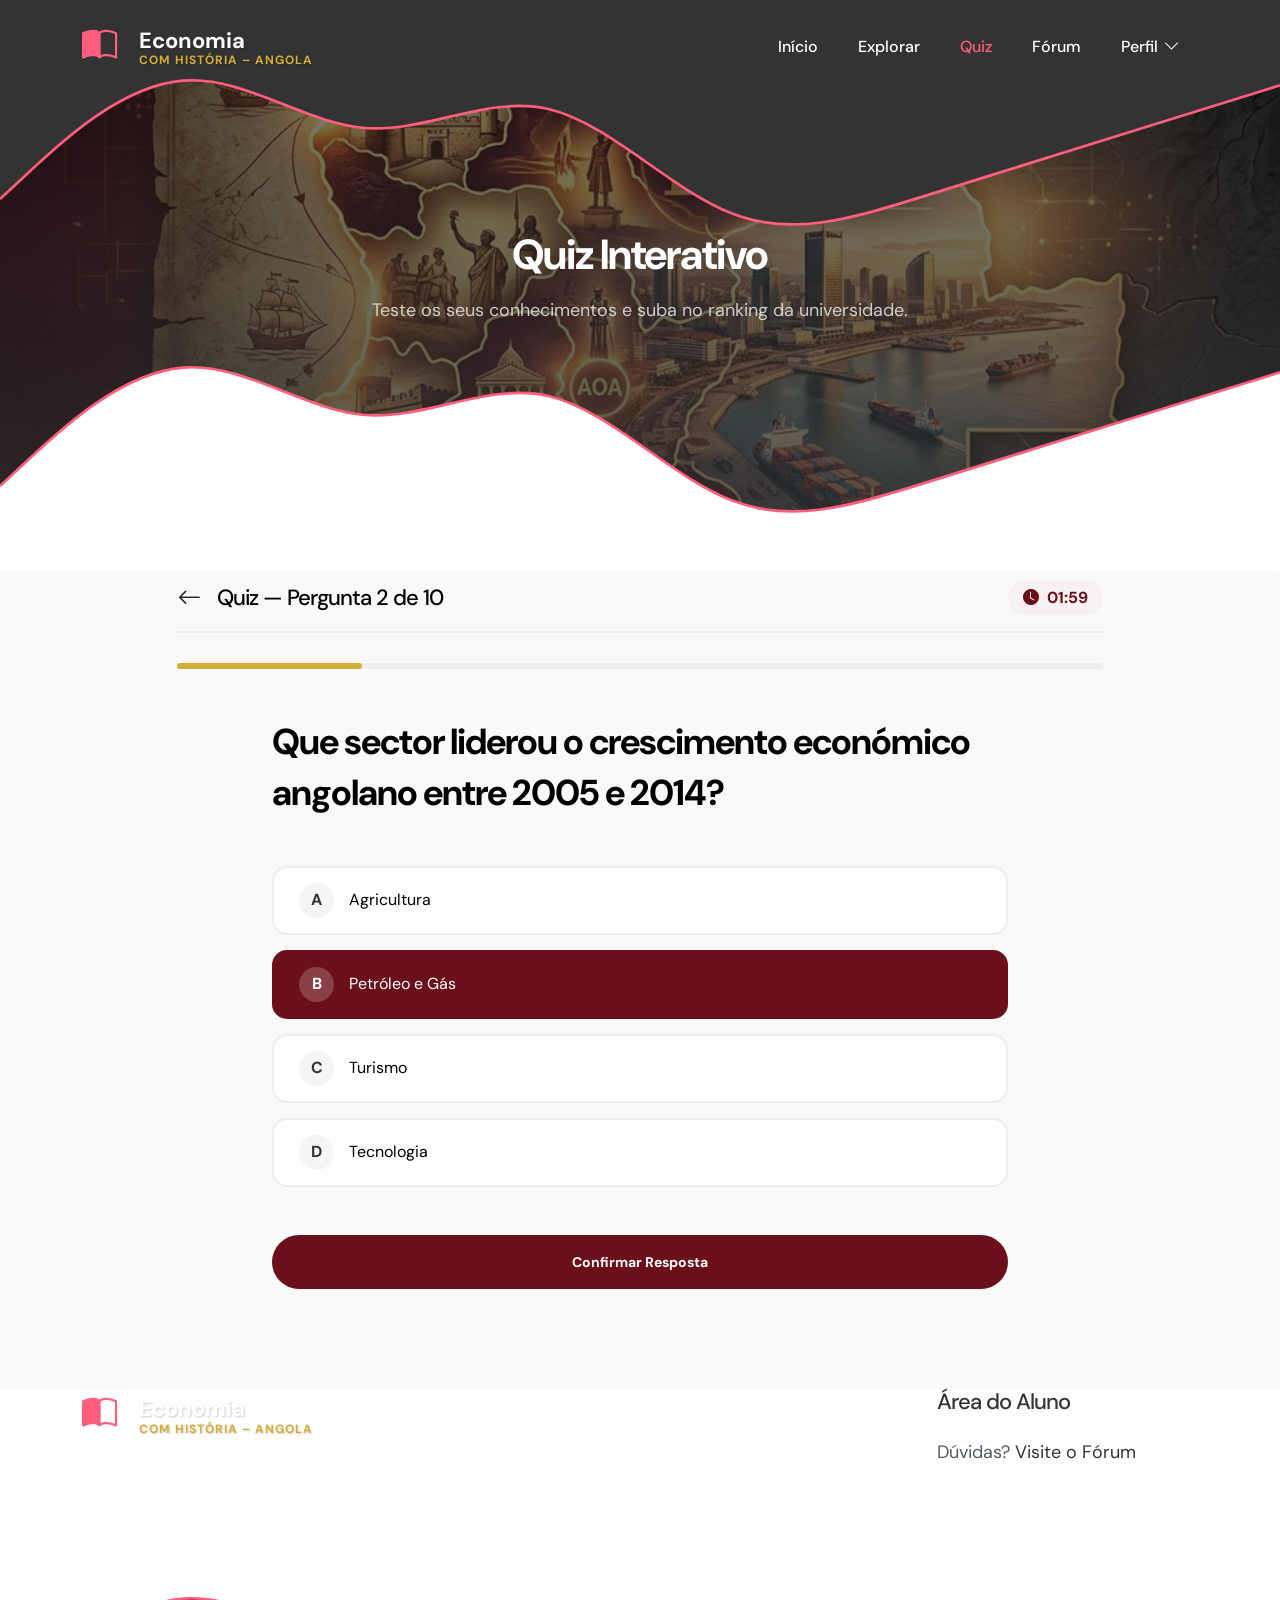
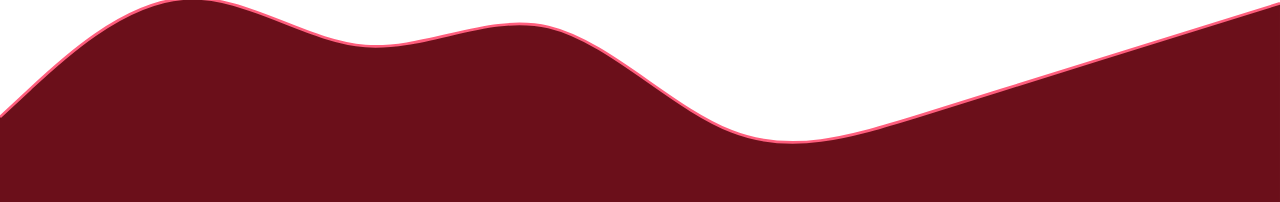
<file: quiz.html>
<!doctype html>
<html lang="pt">
    <head>
        <meta charset="utf-8">
        <meta name="viewport" content="width=device-width, initial-scale=1">

        <meta name="description" content="Quiz Interativo - Economia com História">
        <meta name="author" content="Economia com História">

        <title>Quiz - Economia com História</title>

        <!-- CSS FILES -->                
        <link rel="preconnect" href="https://fonts.googleapis.com">
        <link rel="preconnect" href="https://fonts.gstatic.com" crossorigin>
        <link href="https://fonts.googleapis.com/css2?family=DM+Sans:ital,wght@0,400;0,500;0,700;1,400&display=swap" rel="stylesheet">
        <link href="css/bootstrap.min.css" rel="stylesheet">
        <link href="css/bootstrap-icons.css" rel="stylesheet">
        <link href="css/templatemo-tiya-golf-club.css" rel="stylesheet">
    </head>
    
    <body>
        <main>
            <nav class="navbar navbar-expand-lg">                
                <div class="container">
                    <a class="navbar-brand d-flex align-items-center" href="index.html">
                        <i class="bi-book-half" style="font-size: 2.2rem; color: #FF5E7D; margin-right: 12px;"></i>
                        <span class="navbar-brand-text">
                            Economia
                            <small>com História – Angola</small>
                        </span>
                    </a>

                    <div class="d-lg-none ms-auto me-3">
                        <a class="btn custom-btn custom-border-btn" data-bs-toggle="offcanvas" href="#offcanvasExample" role="button" aria-controls="offcanvasExample">Área do Aluno</a>
                    </div>
    
                    <button class="navbar-toggler" type="button" data-bs-toggle="collapse" data-bs-target="#navbarNav" aria-controls="navbarNav" aria-expanded="false" aria-label="Toggle navigation">
                        <span class="navbar-toggler-icon"></span>
                    </button>
    
                    <div class="collapse navbar-collapse" id="navbarNav">
                        <ul class="navbar-nav ms-lg-auto">
                            <li class="nav-item">
                                <a class="nav-link" href="index.html">Início</a>
                            </li>
    
                            <li class="nav-item">
                                <a class="nav-link" href="explorar.html">Explorar</a>
                            </li>

                            <li class="nav-item">
                                <a class="nav-link active" href="quiz.html">Quiz</a>
                            </li>

                            <li class="nav-item">
                                <a class="nav-link" href="forum.html">Fórum</a>
                            </li>

                            <li class="nav-item dropdown">
                                <a class="nav-link dropdown-toggle" href="#" id="navbarProfileDropdown" role="button" data-bs-toggle="dropdown" aria-expanded="false">Perfil</a>

                                <ul class="dropdown-menu dropdown-menu-light" aria-labelledby="navbarProfileDropdown">
                                    <li><a class="dropdown-item" href="admin.html">Administrador</a></li>
                                    <li><a class="dropdown-item" href="perfil.html">Utilizador</a></li>
                                </ul>
                            </li>
                        </ul>
                    </div>
                </div>
            </nav>

            <section class="hero-section hero-admin d-flex justify-content-center align-items-center" id="section_1">
                <div class="section-overlay"></div>
                
                <svg xmlns="http://www.w3.org/2000/svg" viewBox="0 0 1440 320">
                    <path fill="#333333" fill-opacity="1" d="M0,224L34.3,192C68.6,160,137,96,206,90.7C274.3,85,343,139,411,144C480,149,549,107,617,122.7C685.7,139,754,213,823,240C891.4,267,960,245,1029,224C1097.1,203,1166,181,1234,160C1302.9,139,1371,117,1406,106.7L1440,96L1440,0L1405.7,0C1371.4,0,1303,0,1234,0C1165.7,0,1097,0,1029,0C960,0,891,0,823,0C754.3,0,686,0,617,0C548.6,0,480,0,411,0C342.9,0,274,0,206,0C137.1,0,69,0,34,0L0,0Z"></path>
                    <path fill="none" stroke="#FF5E7D" stroke-width="3" d="M0,224L34.3,192C68.6,160,137,96,206,90.7C274.3,85,343,139,411,144C480,149,549,107,617,122.7C685.7,139,754,213,823,240C891.4,267,960,245,1029,224C1097.1,203,1166,181,1234,160C1302.9,139,1371,117,1406,106.7L1440,96"></path>
                </svg>

                <div class="container">
                    <div class="row align-items-center text-center">
                        <div class="col-12 mt-3 mt-md-0">
                            <h1 class="text-white mb-0">Quiz Interativo</h1>
                            <p class="text-white mt-3 opacity-75">Teste os seus conhecimentos e suba no ranking da universidade.</p>
                        </div>
                    </div>
                </div>

                <svg xmlns="http://www.w3.org/2000/svg" viewBox="0 0 1440 320">
                    <path fill="#ffffff" fill-opacity="1" d="M0,224L34.3,192C68.6,160,137,96,206,90.7C274.3,85,343,139,411,144C480,149,549,107,617,122.7C685.7,139,754,213,823,240C891.4,267,960,245,1029,224C1097.1,203,1166,181,1234,160C1302.9,139,1371,117,1406,106.7L1440,96L1440,320L1405.7,320C1371.4,320,1303,320,1234,320C1165.7,320,1097,320,1029,320C960,320,891,320,823,320C754.3,320,686,320,617,320C548.6,320,480,320,411,320C342.9,320,274,320,206,320C137.1,320,69,320,34,320L0,320Z"></path>
                    <path fill="none" stroke="#FF5E7D" stroke-width="3" d="M0,224L34.3,192C68.6,160,137,96,206,90.7C274.3,85,343,139,411,144C480,149,549,107,617,122.7C685.7,139,754,213,823,240C891.4,267,960,245,1029,224C1097.1,203,1166,181,1234,160C1302.9,139,1371,117,1406,106.7L1440,96"></path>
                </svg>
            </section>

            <section class="section-padding" style="background-color: #f9f9f9;" id="quiz-container">
                <div class="container">
                    <!-- ESTADO 1: PERGUNTA (Visível por Defeito) -->
                    <div id="quiz-question-view">
                        <div class="row mb-4">
                            <div class="col-lg-10 col-12 mx-auto">
                                <div class="quiz-header d-flex justify-content-between align-items-center">
                                    <div class="d-flex align-items-center">
                                        <a href="index.html" class="text-dark me-3"><i class="bi-arrow-left" style="font-size: 1.5rem;"></i></a>
                                        <h5 class="mb-0">Quiz — Pergunta <span id="current-q">2</span> de 10</h5>
                                    </div>
                                    <div class="quiz-timer">
                                        <i class="bi-clock-fill me-2"></i> <span id="timer-val">02:00</span>
                                    </div>
                                </div>
                                <div class="quiz-progress-bar-container">
                                    <div class="quiz-progress-bar-fill" style="width: 20%;"></div>
                                </div>
                            </div>
                        </div>

                        <div class="row mt-5">
                            <div class="col-lg-8 col-12 mx-auto">
                                <h2 class="mb-5 fw-bold" style="line-height: 1.4;">Que sector liderou o crescimento económico angolano entre 2005 e 2014?</h2>
                                
                                <div class="quiz-options-list">
                                    <button class="quiz-option" data-ans="A">
                                        <span class="quiz-option-letter">A</span>
                                        <span class="quiz-option-text">Agricultura</span>
                                    </button>

                                    <button class="quiz-option active" data-ans="B">
                                        <span class="quiz-option-letter">B</span>
                                        <span class="quiz-option-text">Petróleo e Gás</span>
                                    </button>

                                    <button class="quiz-option" data-ans="C">
                                        <span class="quiz-option-letter">C</span>
                                        <span class="quiz-option-text">Turismo</span>
                                    </button>

                                    <button class="quiz-option" data-ans="D">
                                        <span class="quiz-option-letter">D</span>
                                        <span class="quiz-option-text">Tecnologia</span>
                                    </button>
                                </div>

                                <div class="text-center mt-5">
                                    <button id="btn-confirm-quiz" class="btn custom-btn px-5 py-3 w-100">Confirmar Resposta</button>
                                </div>
                            </div>
                        </div>
                    </div>

                    <!-- ESTADO 2: RESULTADO (Escondido por Defeito) -->
                    <div id="quiz-result-view" style="display: none;">
                        <div class="row text-center mt-5">
                            <div class="col-lg-8 col-12 mx-auto">
                                <div class="mb-4">
                                    <i class="bi-trophy" style="font-size: 5rem; color: #D4AF37;"></i>
                                </div>
                                <h1 class="display-4 fw-bold mb-3">Parabéns!</h1>
                                <p class="lead mb-5 opacity-75">Você completou o quiz com sucesso.</p>

                                <div class="circular-progress-wrap mb-5">
                                    <svg class="circular-progress-svg" viewBox="0 0 150 150">
                                        <circle class="circular-progress-bg" cx="75" cy="75" r="70"></circle>
                                        <circle class="circular-progress-bar" cx="75" cy="75" r="70" style="stroke-dashoffset: 132;"></circle>
                                    </svg>
                                    <div class="circular-progress-text">
                                        <span class="display-5 fw-bold">7</span><span class="text-muted">/10</span>
                                        <div class="text-uppercase small fw-bold" style="font-size: 10px; letter-spacing: 1px;">Correctas</div>
                                    </div>
                                </div>

                                <div class="d-inline-flex align-items-center bg-dark text-white rounded-pill px-4 py-2 mb-5" style="background-color: #1a1a1a !important; border: 1px solid #D4AF37;">
                                    <i class="bi-award-fill text-warning me-2"></i>
                                    <span class="small fw-bold">Acima da média nacional (65%)</span>
                                </div>

                                <p class="mb-5 px-lg-5">Excelente desempenho! Continue a explorar os nossos conteúdos para aprofundar ainda mais o seu conhecimento.</p>

                                <div class="d-grid gap-3 col-lg-8 mx-auto">
                                    <button class="btn custom-btn py-3"><i class="bi-trophy-fill me-2"></i> Ver Ranking</button>
                                    <div class="row g-3">
                                        <div class="col-6">
                                            <button class="btn custom-btn custom-border-btn w-100 py-3" onclick="location.reload()"><i class="bi-arrow-repeat me-2"></i> Refazer</button>
                                        </div>
                                        <div class="col-6">
                                            <a href="explorar.html" class="btn custom-btn custom-border-btn w-100 py-3"><i class="bi-search me-2"></i> Explorar</a>
                                        </div>
                                    </div>
                                </div>
                            </div>
                        </div>
                    </div>
                </div>
            </section>
        </main>

        <footer class="site-footer">
            <div class="container">
                <div class="row">
                    <div class="col-lg-6 col-12 me-auto mb-5 mb-lg-0">
                        <a class="navbar-brand d-flex align-items-center" href="index.html">
                            <i class="bi-book-half" style="font-size: 2.2rem; color: #FF5E7D; margin-right: 12px;"></i>
                            <span class="navbar-brand-text">
                                Economia
                                <small>com História – Angola</small>
                            </span>
                        </a>
                    </div>
                    <div class="col-lg-3 col-12">
                        <h5 class="site-footer-title mb-4">Área do Aluno</h5>
                        <p class="copyright-text">Dúvidas? <a href="forum.html">Visite o Fórum</a></p>
                    </div>
                </div>
            </div>
            <svg xmlns="http://www.w3.org/2000/svg" viewBox="0 0 1440 320">
                <path fill="#6B0F1A" fill-opacity="1" d="M0,224L34.3,192C68.6,160,137,96,206,90.7C274.3,85,343,139,411,144C480,149,549,107,617,122.7C685.7,139,754,213,823,240C891.4,267,960,245,1029,224C1097.1,203,1166,181,1234,160C1302.9,139,1371,117,1406,106.7L1440,96L1440,320L1405.7,320C1371.4,320,1303,320,1234,320C1165.7,320,1097,320,1029,320C960,320,891,320,823,320C754.3,320,686,320,617,320C548.6,320,480,320,411,320C342.9,320,274,320,206,320C137.1,320,69,320,34,320L0,320Z"></path>
                <path fill="none" stroke="#FF5E7D" stroke-width="3" d="M0,224L34.3,192C68.6,160,137,96,206,90.7C274.3,85,343,139,411,144C480,149,549,107,617,122.7C685.7,139,754,213,823,240C891.4,267,960,245,1029,224C1097.1,203,1166,181,1234,160C1302.9,139,1371,117,1406,106.7L1440,96"></path>
            </svg>
        </footer>

        <!-- JAVASCRIPT FILES -->
        <script src="js/jquery.min.js"></script>
        <script src="js/bootstrap.bundle.min.js"></script>
        <script src="js/jquery.sticky.js"></script>
        <script src="js/custom.js"></script>
        <script src="js/simulations.js"></script>
    </body>
</html>
</file>
<file: css/templatemo-tiya-golf-club.css>
/*

TemplateMo 587 Tiya Golf Club

https://templatemo.com/tm-587-tiya-golf-club

*/


/*---------------------------------------
  CUSTOM PROPERTIES ( VARIABLES )             
-----------------------------------------*/
:root {
  --white-color:                  #ffffff;
  --primary-color:                #6B0F1A;
  --secondary-color:              #333333;
  --section-bg-color:             #F5F5F5;
  --custom-btn-bg-color:          #6B0F1A;
  --custom-btn-bg-hover-color:    #4D0A12;
  --dark-color:                   #000000;
  --p-color:                      #525B60;
  --link-hover-color:             #FF5E7D;

  --body-font-family:             'DM Sans', sans-serif;

  --h1-font-size:                 42px;
  --h2-font-size:                 36px;
  --h3-font-size:                 28px;
  --h4-font-size:                 24px;
  --h5-font-size:                 22px;
  --h6-font-size:                 20px;
  --p-font-size:                  18px;
  --menu-font-size:               16px;
  --btn-font-size:                14px;

  --border-radius-large:          100px;
  --border-radius-medium:         20px;
  --border-radius-small:          10px;

  --font-weight-normal:           400;
  --font-weight-medium:           500;
  --font-weight-bold:             700;
}

body {
  background-color: var(--white-color);
  font-family: var(--body-font-family); 
}


/*---------------------------------------
  TYPOGRAPHY               
-----------------------------------------*/

h2,
h3,
h4,
h5,
h6 {
  color: var(--dark-color);
}

h1,
h2,
h3,
h4,
h5,
h6 {
  font-weight: var(--font-weight-medium);
  letter-spacing: -1px;
}

h1 {
  font-size: var(--h1-font-size);
  font-weight: var(--font-weight-bold);
}

h2 {
  font-size: var(--h2-font-size);
  font-weight: var(--font-weight-bold);
}

h3 {
  font-size: var(--h3-font-size);
}

h4 {
  font-size: var(--h4-font-size);
}

h5 {
  font-size: var(--h5-font-size);
}

h6 {
  font-size: var(--h6-font-size);
}

p {
  color: var(--p-color);
  font-size: var(--p-font-size);
  font-weight: var(--font-weight-normal);
}

ul li {
  color: var(--p-color);
  font-size: var(--p-font-size);
  font-weight: var(--font-weight-normal);
}

a, 
button {
  touch-action: manipulation;
  transition: all 0.3s;
}

a {
  display: inline-block;
  color: var(--secondary-color);
  text-decoration: none;
}

a:hover {
  color: var(--link-hover-color);
}

b,
strong {
  font-weight: var(--font-weight-bold);
}


/*---------------------------------------
  SECTION               
-----------------------------------------*/
.section-bg {
  background-color: var(--section-bg-color);
}

.section-padding {
  padding-top: 100px;
  padding-bottom: 100px;
}

.section-overlay {
  content: "";
  background: linear-gradient(rgba(0, 0, 0, 0.5), rgba(51, 51, 51, 0.8));
  position: absolute;
  top: 0;
  right: 0;
  bottom: 0;
  left: 0;
}

::selection {
  background-color: var(--primary-color);
  color: var(--white-color);
}


/*---------------------------------------
  ANIMATED HEADLINE               
-----------------------------------------*/
.cd-words-wrapper {
  display: inline-block;
  position: relative;
  text-align: left;
}

.cd-words-wrapper b {
  color: var(--link-hover-color);
  display: inline-block;
  position: absolute;
  white-space: nowrap;
  left: 0;
  top: 0;
  text-shadow: 0 0 15px rgba(255, 255, 255, 0.3);
}

.cd-words-wrapper b.is-visible {
  position: relative;
}

.no-js .cd-words-wrapper b {
  opacity: 0;
}

.no-js .cd-words-wrapper b.is-visible {
  opacity: 1;
}

.cd-headline.rotate-1 .cd-words-wrapper {
  -webkit-perspective: 300px;
  -moz-perspective: 300px;
  perspective: 300px;
}
.cd-headline.rotate-1 b {
  opacity: 0;
  -webkit-transform-origin: 50% 100%;
  -moz-transform-origin: 50% 100%;
  -ms-transform-origin: 50% 100%;
  -o-transform-origin: 50% 100%;
  transform-origin: 50% 100%;
  -webkit-transform: rotateX(180deg);
  -moz-transform: rotateX(180deg);
  -ms-transform: rotateX(180deg);
  -o-transform: rotateX(180deg);
  transform: rotateX(180deg);
}
.cd-headline.rotate-1 b.is-visible {
  opacity: 1;
  -webkit-transform: rotateX(0deg);
  -moz-transform: rotateX(0deg);
  -ms-transform: rotateX(0deg);
  -o-transform: rotateX(0deg);
  transform: rotateX(0deg);
  -webkit-animation: cd-rotate-1-in 1.2s;
  -moz-animation: cd-rotate-1-in 1.2s;
  animation: cd-rotate-1-in 1.2s;
}
.cd-headline.rotate-1 b.is-hidden {
  -webkit-transform: rotateX(180deg);
  -moz-transform: rotateX(180deg);
  -ms-transform: rotateX(180deg);
  -o-transform: rotateX(180deg);
  transform: rotateX(180deg);
  -webkit-animation: cd-rotate-1-out 1.2s;
  -moz-animation: cd-rotate-1-out 1.2s;
  animation: cd-rotate-1-out 1.2s;
}

@-webkit-keyframes cd-rotate-1-in {
  0% {
    -webkit-transform: rotateX(180deg);
    opacity: 0;
  }
  35% {
    -webkit-transform: rotateX(120deg);
    opacity: 0;
  }
  65% {
    opacity: 0;
  }
  100% {
    -webkit-transform: rotateX(360deg);
    opacity: 1;
  }
}
@-moz-keyframes cd-rotate-1-in {
  0% {
    -moz-transform: rotateX(180deg);
    opacity: 0;
  }
  35% {
    -moz-transform: rotateX(120deg);
    opacity: 0;
  }
  65% {
    opacity: 0;
  }
  100% {
    -moz-transform: rotateX(360deg);
    opacity: 1;
  }
}
@keyframes cd-rotate-1-in {
  0% {
    -webkit-transform: rotateX(180deg);
    -moz-transform: rotateX(180deg);
    -ms-transform: rotateX(180deg);
    -o-transform: rotateX(180deg);
    transform: rotateX(180deg);
    opacity: 0;
  }
  35% {
    -webkit-transform: rotateX(120deg);
    -moz-transform: rotateX(120deg);
    -ms-transform: rotateX(120deg);
    -o-transform: rotateX(120deg);
    transform: rotateX(120deg);
    opacity: 0;
  }
  65% {
    opacity: 0;
  }
  100% {
    -webkit-transform: rotateX(360deg);
    -moz-transform: rotateX(360deg);
    -ms-transform: rotateX(360deg);
    -o-transform: rotateX(360deg);
    transform: rotateX(360deg);
    opacity: 1;
  }
}
@-webkit-keyframes cd-rotate-1-out {
  0% {
    -webkit-transform: rotateX(0deg);
    opacity: 1;
  }
  35% {
    -webkit-transform: rotateX(-40deg);
    opacity: 1;
  }
  65% {
    opacity: 0;
  }
  100% {
    -webkit-transform: rotateX(180deg);
    opacity: 0;
  }
}
@-moz-keyframes cd-rotate-1-out {
  0% {
    -moz-transform: rotateX(0deg);
    opacity: 1;
  }
  35% {
    -moz-transform: rotateX(-40deg);
    opacity: 1;
  }
  65% {
    opacity: 0;
  }
  100% {
    -moz-transform: rotateX(180deg);
    opacity: 0;
  }
}
@keyframes cd-rotate-1-out {
  0% {
    -webkit-transform: rotateX(0deg);
    -moz-transform: rotateX(0deg);
    -ms-transform: rotateX(0deg);
    -o-transform: rotateX(0deg);
    transform: rotateX(0deg);
    opacity: 1;
  }
  35% {
    -webkit-transform: rotateX(-40deg);
    -moz-transform: rotateX(-40deg);
    -ms-transform: rotateX(-40deg);
    -o-transform: rotateX(-40deg);
    transform: rotateX(-40deg);
    opacity: 1;
  }
  65% {
    opacity: 0;
  }
  100% {
    -webkit-transform: rotateX(180deg);
    -moz-transform: rotateX(180deg);
    -ms-transform: rotateX(180deg);
    -o-transform: rotateX(180deg);
    transform: rotateX(180deg);
    opacity: 0;
  }
}


/*---------------------------------------
  CUSTOM BUTTON               
-----------------------------------------*/
.custom-btn {
  background: var(--custom-btn-bg-color);
  border: 2px solid transparent;
  border-radius: var(--border-radius-large);
  color: var(--white-color);
  font-size: var(--btn-font-size);
  font-weight: var(--font-weight-bold);
  line-height: normal;
  transition: all 0.3s;
  padding: 10px 20px;
}

.custom-btn:hover {
  background: var(--custom-btn-bg-hover-color);
  color: var(--white-color);
}

.custom-border-btn {
  background: transparent;
  border: 2px solid var(--custom-btn-bg-color);
  color: var(--custom-btn-bg-color);
}

.hero-section .custom-border-btn {
  border-color: var(--white-color);
  color: var(--white-color);
}

.hero-section .custom-border-btn:hover {
  background: var(--white-color);
  border-color: var(--white-color);
  color: var(--primary-color);
}

.navbar .custom-border-btn {
  border-color: var(--link-hover-color);
  color: var(--link-hover-color);
}

.custom-border-btn:hover {
  background: var(--custom-btn-bg-color);
  border-color: transparent;
  color: var(--white-color);
}

.custom-btn-bg-white {
  border-color: var(--white-color);
  color: var(--white-color);
}

.custom-btn-group .link {
  color: var(--white-color);
  font-weight: var(--font-weight-medium);
}

.custom-btn-group .link:hover {
  color: var(--link-hover-color);
}


/*---------------------------------------
  NAVIGATION BAR & OFFCANVAS              
-----------------------------------------*/
.offcanvas {
  background-color: var(--primary-color);
  padding: 30px;
}

.offcanvas.offcanvas-end {
  border-left: 0;
}

.offcanvas-header .btn-close {
  transition: all 0.3s;
}

.offcanvas-header .btn-close:hover {
  transform: rotate(180deg);
}

.offcanvas svg {
  position: absolute;
  bottom: 0;
  right: 0;
  left: 0;
}

.sticky-wrapper {
  position: absolute;
  top: 0;
  right: 0;
  left: 0;
}

.sticky-wrapper.is-sticky .navbar {
  background-color: var(--secondary-color);
  box-shadow: 0 3px 0 0 var(--link-hover-color);
}

.navbar {
  background: transparent;
  z-index: 99;
  padding-top: 15px;
  padding-bottom: 15px;
  transition: all 0.3s ease;
}

.navbar-brand,
.navbar-brand:hover {
  font-size: var(--h4-font-size);
  font-weight: var(--font-weight-bold);
  display: block;
  color: var(--dark-color);
  max-width: 48px;
}

.navbar .navbar-brand,
.navbar .navbar-brand:hover {
  color: var(--primary-color);
}

.navbar .navbar-brand-image {
  filter: brightness(0) invert(1);
}

.navbar-brand-image {
  width: 48px;
  height: 48px;
}

.navbar-brand-text {
  line-height: 1.2;
  margin-left: 10px;
  position: relative;
  font-size: 22px;
  font-weight: var(--font-weight-bold);
  color: var(--white-color); /* Mudado para branco por padrão para visibilidade no hero/sticky */
  text-shadow: 1px 1px 2px rgba(0,0,0,0.2);
}

.navbar-brand-text small {
  display: block;
  font-size: 12px;
  line-height: 1;
  text-transform: uppercase;
  color: #D4AF37; /* Cor Ouro para destaque */
  letter-spacing: 1px;
}

.navbar-expand-lg .navbar-nav .nav-link {
  border-radius: var(--border-radius-large);
  margin: 10px;
  padding: 10px;
}

.navbar-nav .nav-link {
  display: inline-block;
  color: var(--white-color);
  font-size: var(--menu-font-size);
  font-weight: var(--font-weight-medium);
  padding-top: 15px;
  padding-bottom: 15px;
}

.navbar-nav .nav-link.active, 
.navbar-nav .nav-link:hover {
  color: var(--link-hover-color);
}

.navbar .dropdown-menu {
  background: var(--white-color);
  box-shadow: 0 1rem 3rem rgba(0,0,0,.175);
  border: 0;
  display: inherit;
  opacity: 0;
  min-width: 9rem;
  margin-top: 20px;
  padding: 13px 0 10px 0;
  transition: all 0.3s;
  pointer-events: none;
}

.navbar .dropdown-menu::before {
  content: "";
  width: 0;
  height: 0;
  border-left: 20px solid transparent;
  border-right: 20px solid transparent;
  border-bottom: 15px solid var(--white-color);
  position: absolute;
  top: -10px;
  left: 10px;
}

.navbar .dropdown-item {
  display: inline-block;
  color: var(--p-color);
  font-size: var(--menu-font-size);
  font-weight: var(--font-weight-medium);
  position: relative;
}

.navbar .dropdown-item.active, 
.navbar .dropdown-item:active,
.navbar .dropdown-item:focus, 
.navbar .dropdown-item:hover {
  background: transparent;
  color: var(--link-hover-color);
}

.navbar .dropdown-toggle::after {
  content: "\f282";
  display: inline-block;
  font-family: bootstrap-icons !important;
  font-size: var(--copyright-font-size);
  font-style: normal;
  font-weight: normal !important;
  font-variant: normal;
  text-transform: none;
  line-height: 1;
  vertical-align: -.125em;
  -webkit-font-smoothing: antialiased;
  -moz-osx-font-smoothing: grayscale;
  position: relative;
  left: 2px;
  border: 0;
}

@media screen and (min-width: 992px) {
  .navbar .dropdown:hover .dropdown-menu {
    opacity: 1;
    margin-top: 0;
    pointer-events: auto;
  }
}

.navbar-toggler {
  border: 0;
  padding: 0;
  cursor: pointer;
  margin: 0;
  width: 30px;
  height: 35px;
  outline: none;
}

.navbar-toggler:focus {
  outline: none;
  box-shadow: none;
}

.navbar-toggler[aria-expanded="true"] .navbar-toggler-icon {
  background: transparent;
}

.navbar-toggler[aria-expanded="true"] .navbar-toggler-icon:before,
.navbar-toggler[aria-expanded="true"] .navbar-toggler-icon:after {
  transition: top 300ms 50ms ease, -webkit-transform 300ms 350ms ease;
  transition: top 300ms 50ms ease, transform 300ms 350ms ease;
  transition: top 300ms 50ms ease, transform 300ms 350ms ease, -webkit-transform 300ms 350ms ease;
  top: 0;
}

.navbar-toggler[aria-expanded="true"] .navbar-toggler-icon:before {
  transform: rotate(45deg);
}

.navbar-toggler[aria-expanded="true"] .navbar-toggler-icon:after {
  transform: rotate(-45deg);
}

.navbar-toggler .navbar-toggler-icon {
  background: var(--white-color);
  transition: background 10ms 300ms ease;
  display: block;
  width: 30px;
  height: 2px;
  position: relative;
}

.navbar-toggler .navbar-toggler-icon:before,
.navbar-toggler .navbar-toggler-icon:after {
  transition: top 300ms 350ms ease, -webkit-transform 300ms 50ms ease;
  transition: top 300ms 350ms ease, transform 300ms 50ms ease;
  transition: top 300ms 350ms ease, transform 300ms 50ms ease, -webkit-transform 300ms 50ms ease;
  position: absolute;
  right: 0;
  left: 0;
  background: var(--white-color);
  width: 30px;
  height: 2px;
  content: '';
}

.navbar-toggler .navbar-toggler-icon::before {
  top: -8px;
}

.navbar-toggler .navbar-toggler-icon::after {
  top: 8px;
}


/*---------------------------------------
  HERO        
-----------------------------------------*/
.hero-section {
  background-image: url('../images/hero_angola.png');
  background-repeat: no-repeat;
  background-size: cover;
  background-position: center;
  position: relative;
  padding-top: 100px;
  padding-bottom: 100px;
  height: 100vh;
  min-height: 670px;
  margin-bottom: -90px;
}

.hero-50 {
  height: auto;
  min-height: 540px;
  margin-bottom: -100px;
}

.hero-admin {
  height: auto;
  min-height: 450px;
  padding-top: 150px;
  padding-bottom: 90px;
}

@media screen and (min-width: 992px) {
  .hero-admin {
    /* Finding the perfect middle ground */
    padding-top: 18vw; 
    padding-bottom: 18vw; 
    min-height: 50vh;
  }
}


.hero-50 .container + svg {
  transform: rotate(180deg);
}

.hero-section .ratio {
  border-radius: var(--border-radius-medium);
  overflow: hidden;
}

.hero-section svg {
  position: absolute;
  right: 0;
  left: 0;
}

.hero-section > svg {
  top: 0;
}

.hero-section .container + svg {
  top: auto;
  bottom: -1px;
}

.hero-section .row {
  position: relative;
  z-index: 22;
}


/*---------------------------------------
  BACKGROUND IMAGE SECTION        
-----------------------------------------*/
.section-bg-image {
  background-image: url('../images/hero_angola.png');
  background-repeat: no-repeat;
  background-size: cover;
  background-position: center;
  position: relative;
  margin-bottom: -70px;
}

.section-bg-image .container + svg {
  transform: rotate(180deg);
  position: relative;
  bottom: -1px;
}

.section-bg-image-block {
  backdrop-filter: blur(5px) saturate(180%);
  -webkit-backdrop-filter: blur(5px) saturate(180%);
  background-color: rgba(255, 255, 255, 0.75);
  border-radius: var(--border-radius-medium);
  border: 1px solid rgba(209, 213, 219, 0.3);
  border-radius: var(--border-radius-medium);
  padding: 50px;
}

.section-bg-image-block .input-group {
  background-color: var(--white-color);
  border-radius: var(--border-radius-large);
  padding: 10px 15px;
}

.section-bg-image-block .input-group-text {
  background-color: transparent;
  border: 0;
}

.section-bg-image-block input[type="email"] {
  border: 0;
  box-shadow: none;
  margin-bottom: 0;
  padding-left: 0;
}

.section-bg-image-block button[type="submit"] {
  background-color: var(--primary-color);
  border: 0;
  border-radius: var(--border-radius-large) !important;
  color: var(--white-color);
  max-width: 150px;
}


/*---------------------------------------
  ABOUT SECTOIN              
-----------------------------------------*/
.about-section {
  padding-bottom: 70px;
}

.member-block-image-wrap {
  border-radius: var(--border-radius-medium);
  position: relative;
  overflow: hidden;
}

.member-block-image-wrap:hover .member-block-image {
  transform: scale(1.2);
}

.member-block-image-wrap:hover .social-icon {
  opacity: 1;
}

.member-block-image-wrap .social-icon {
  background-color: var(--white-color);
  border-radius: var(--border-radius-large);
  position: absolute;
  top: 50%;
  left: 50%;
  transform: translate(-50%, -50%);
  opacity: 0;
  transition: all 0.5s;
  padding: 15px 20px;
  width: auto;
}

.member-block-image {
  border: 4px solid var(--link-hover-color);
  border-radius: var(--border-radius-medium);
  transition: all 0.3s;
}

.member-block-info {
  padding: 10px;
}

.member-block-info h4,
.member-block-info p {
  margin-bottom: 0;
}


/*---------------------------------------
  CUSTOM BLOCK              
-----------------------------------------*/
.custom-block {
  border-radius: var(--border-radius-medium);
  position: relative;
  overflow: hidden;
  padding: 30px 20px;
}

.custom-block-bg {
  background: var(--white-color);
}

.custom-block-date-wrap {
  background-color: var(--primary-color);
  border-radius: var(--border-radius-medium);
  text-align: center;
  padding: 20px 30px;
}

.custom-block-date {
  font-size: var(--h1-font-size);
}

.custom-block-image-wrap {
  border-radius: var(--border-radius-medium);
  position: relative;
  overflow: hidden;
}

.custom-block-image-wrap:hover .custom-block-image {
  transform: scale(1.2);
}

.custom-block-image-wrap:hover .custom-block-icon {
  opacity: 1;
}

.custom-block-image {
  border: 4px solid var(--link-hover-color);
  border-radius: var(--border-radius-medium);
  transition: all 0.3s;
}

.custom-block-image-wrap .custom-block-date-wrap,
.custom-block-image-wrap .custom-btn-wrap {
  position: absolute;
  bottom: 0;
}

.custom-block-image-wrap .custom-block-date-wrap {
  border-radius: 0;
  left: 0;
  width: 50%;
  padding: 12.30px 20px;
}

.custom-block-image-wrap .custom-btn-wrap {
  right: 0;
  width: 50%;
}

.custom-block-image-wrap .custom-btn  {
  border-radius: 0;
  display: block;
  padding: 15px 20px;
}

.custom-block-info {
  padding-top: 10px;
}

.custom-block-image-wrap + .custom-block-info {
  padding-top: 20px;
}

.custom-block-span {
  color: var(--secondary-color);
  font-weight: var(--font-weight-bold);
  min-width: 110px;
  margin-right: 10px;
}

.custom-block-icon {
  background: var(--custom-btn-bg-color);
  border-radius: var(--border-radius-large);
  color: var(--white-color);
  width: 60px;
  height: 60px;
  line-height: 60px;
  text-align: center;
  font-size: var(--h3-font-size);
  position: absolute;
  top: 50%;
  left: 50%;
  transform: translate(-50%, -50%);
  opacity: 0;
  transition: all 0.5s;
}

.custom-block-icon:hover {
  background: var(--custom-btn-bg-hover-color);
  color: var(--white-color);
}


/*---------------------------------------
  EVENTS SECTION            
-----------------------------------------*/
.events-section.section-bg .container > .row {
  margin-right: 5px;
  margin-left: 5px;
}

.events-section.section-bg .container > .row .row {
  margin: auto;
}

.events-listing-section {
  margin-bottom: 100px;
}

.events-detail-section .custom-block-info {
  padding: 40px 60px;
}

.events-detail-info {
  background-color: var(--section-bg-color);
  border-radius: var(--border-radius-medium);
  padding: 50px 25px;
}

.events-title {
  font-size: var(--h3-font-size);
  font-weight: var(--font-weight-medium);
}


/*---------------------------------------
  MEMBERSHIP SECTION            
-----------------------------------------*/
.membership-section .container {
  position: relative;
  z-index: 2;
}

.table-responsive {
  border-radius: var(--border-radius-medium);
}

.table-responsive tbody, 
.table-responsive td, 
.table-responsive tfoot, 
.table-responsive th, 
.table-responsive thead, 
.table-responsive tr {
  border: 0;
}

.table-responsive thead tr {
  background-color: var(--secondary-color);
  color: var(--white-color);
}

.table-responsive thead th {
  padding: 22px 16px !important;
}

.table-responsive tbody tr:nth-child(even) {
  background-color: var(--section-bg-color);
}

.table>:not(caption)>*>* {
  padding: 18px 16px;
}

.table-responsive .bi-check-circle-fill {
  color: var(--primary-color);
}

.table-responsive .bi-x-circle-fill {
  color: var(--custom-btn-bg-hover-color);
}

.membership-form {
  background-color: var(--secondary-color);
  border-radius: var(--border-radius-medium);
  padding: 35px;
}

.membership-form .form-floating>textarea {
  border-radius: var(--border-radius-medium);
  height: 100px;
}


/*---------------------------------------
  CONTACT               
-----------------------------------------*/
.contact-form .form-floating>textarea {
  border-radius: var(--border-radius-medium);
  height: 120px;
}

.contact-info {
  position: relative;
}

.contact-info-item {
  background: var(--secondary-color);
  border-radius: var(--border-radius-medium);
  position: absolute;
  overflow: hidden;
  top: 50%;
  left: 50%;
  transform: translate(-50%, -50%);
  text-align: center;
}

.contact-info-body {
  padding: 20px 30px;
}

.contact-info-body strong,
.contact-info-item a {
  color: var(--white-color);
}

.contact-info-footer {
  background-color: var(--custom-btn-bg-hover-color);
  padding: 10px 20px;
  transition: all 0.3s;
}

.contact-info-footer:hover {
  background-color: var(--custom-btn-bg-color);
}

.contact-info-footer a {
  display: block;
  font-weight: var(--font-weight-bold);
}


/*---------------------------------------
  SITE FOOTER            
-----------------------------------------*/
.site-footer {
  position: relative;
  /* Proportional padding guarantees the SVG wave never overlaps text */
  padding-bottom: 25vw;
}

.site-footer .container {
  position: relative;
  z-index: 2;
}

.site-footer svg {
  position: absolute;
  bottom: 0;
  right: 0;
  left: 0;
  pointer-events: none;
}

.site-footer-title {
  color: var(--secondary-color);
}

.site-footer p span {
  font-weight: var(--font-weight-medium);
  margin-right: auto;
}


/*---------------------------------------
  CUSTOM FORM               
-----------------------------------------*/
.custom-form .form-control {
  border-radius: var(--border-radius-large);
  border-width: 2px;
  box-shadow: none;
  color: var(--p-color);
  margin-bottom: 20px;
  padding: 10px;
  padding-left: 20px;
  outline: none;
}

.custom-form .form-control:focus,
.custom-form .form-control:hover {
  border-color: var(--dark-color);
}

.form-floating>label {
  padding-left: 20px;
}

.custom-form button[type="submit"] {
  background: var(--custom-btn-bg-color);
  border: none;
  border-radius: var(--border-radius-large);
  color: var(--white-color);
  font-size: var(--p-font-size);
  font-weight: var(--font-weight-medium);
  transition: all 0.3s;
  margin-bottom: 0;
  padding-left: 10px;
}

.custom-form button[type="submit"]:hover,
.custom-form button[type="submit"]:focus {
  background: var(--custom-btn-bg-hover-color);
  border-color: transparent;
}

.header-form {
  position: relative;
}

.header-form .form-control {
  padding-left: 42px;
}

.header-form-icon {
  width: 24px;
  position: absolute;
  top: 0;
  margin: 12px;
  margin-left: 15px;
}


/*---------------------------------------
  SOCIAL ICON               
-----------------------------------------*/
.social-icon {
  margin: 0;
  padding: 0;
}

.social-icon-item {
  list-style: none;
  display: inline-block;
  vertical-align: top;
}

.social-icon-link {
  background: var(--secondary-color);
  border-radius: var(--border-radius-large);
  color: var(--white-color);
  font-size: var(--btn-font-size);
  display: block;
  margin-right: 5px;
  text-align: center;
  width: 35px;
  height: 35px;
  line-height: 36px;
  transition: background 0.2s, color 0.2s;
}

.social-icon-link:hover {
  background: var(--primary-color);
  color: var(--white-color);
}


/*---------------------------------------
  RESPONSIVE STYLES               
-----------------------------------------*/
@media screen and (max-width: 991px) {
  h1 {
    font-size: 36px;
  }

  h2 {
    font-size: 28px;
  }

  h3 {
    font-size: 22px;
  }

  h4 {
    font-size: 20px;
  }

  h5 {
    font-size: 18px;
  }

  h6 {
    font-size: 16px;
  }

  .section-padding {
    padding-top: 50px;
    padding-bottom: 50px;
  }
  
  .navbar {
    background-color: var(--secondary-color);
    border: none;
    border-bottom: none;
    box-shadow: none !important;
    outline: none !important;
  }

  .sticky-wrapper.is-sticky .navbar {
    box-shadow: 0 3px 0 0 var(--link-hover-color) !important;
    border-bottom: none !important;
  }

  .sticky-wrapper, .sticky-wrapper .navbar {
    border: none;
    box-shadow: none !important;
  }

  .navbar-nav .dropdown-menu {
    position: relative;
    left: 10px;
    opacity: 1;
    pointer-events: auto;
    max-width: 155px;
    margin-top: 15px;
    margin-bottom: 15px;
  }

  .navbar-expand-lg .navbar-nav {
    padding-top: 15px;
    padding-bottom: 10px;
  }

  .navbar-expand-lg .navbar-nav .nav-link {
    margin: 5px;
    padding: 0;
  }

  .hero-section {
    position: relative;
    top: 81px; /* Overlap by 1px to prevent sub-pixel white line gap */
    margin-bottom: 82px;
  }

  .events-listing-section {
    margin-bottom: 50px;
  }

  .events-detail-section .custom-block-info {
    padding: 40px;
  }

  .events-detail-info {
    padding: 35px 25px;
  }

  .contact-info-item {
    width: 60%;
  }

  .events-detail-section .contact-info-item {
    width: 70%;
  }

  .section-bg-image {
    margin-bottom: 0;
  }

  .section-bg-image-block {
    padding: 30px;
  }

  .site-footer {
    padding-top: 20px;
    padding-bottom: 25vw; /* Mathmatically clears the 22.2vw wave height */
  }
}

@media screen and (max-width: 480px) {
  .navbar-brand {
    font-size: var(--p-font-size);
  }

  .navbar-brand-icon {
    width: 30px;
    height: 30px;
  }

  .navbar-brand-icon::after {
    top: 5px;
  }

  .section-bg-image-block {
    padding: 30px;
  }

  .contact-info-item {
    width: 72%;
  }
}

@media screen and (max-width: 360px) {
  .custom-btn {
    font-size: 12px;
    padding: 4px 12px;
  }
  }
}

/* Offcanvas Menu Override */
.offcanvas {
  background-color: var(--primary-color);
}
.offcanvas-title, 
.offcanvas .form-label, 
.offcanvas .form-check-label, 
.offcanvas a:not(.btn) {
  color: var(--white-color) !important;
}
.offcanvas .btn-close {
  filter: invert(1) grayscale(100%) brightness(200%);
}

/*---------------------------------------
  SCROLL REVEAL ANIMATIONS               
-----------------------------------------*/
.reveal {
  position: relative;
  opacity: 0;
  transition: all 1.2s ease-out;
}

.reveal.active {
  opacity: 1;
}

.fade-up {
  transform: translateY(50px);
}

.fade-up.active {
  transform: translateY(0);
}

.fade-left {
  transform: translateX(-50px);
}

.fade-left.active {
  transform: translateX(0);
}

.fade-right {
  transform: translateX(50px);
}

.fade-right.active {
  transform: translateX(0);
}

.zoom-in {
  transform: scale(0.9);
}

.zoom-in.active {
  transform: scale(1);
}

/*---------------------------------------
  NEW ROBUST ZONES STYLES               
-----------------------------------------*/
.stat-card, .robust-card {
  background: var(--white-color);
  padding: 30px;
  border-radius: var(--border-radius-medium);
  box-shadow: 0 10px 30px rgba(0,0,0,0.05);
  transition: all 0.3s;
  text-align: center;
  border: 2px solid var(--primary-color);
}

.stat-card:hover {
  transform: translateY(-5px);
  box-shadow: 0 15px 40px rgba(0,0,0,0.1);
  background-color: #f8f1f2;
}

.stat-card-number {
  font-size: 32px;
  font-weight: var(--font-weight-bold);
  color: var(--primary-color);
  display: block;
}

.stat-card-label {
  font-size: 14px;
  color: var(--p-color);
  text-transform: uppercase;
  letter-spacing: 1px;
}

.info-list-item {
  display: flex;
  justify-content: space-between;
  padding: 15px 0;
  border-bottom: 1px solid rgba(0,0,0,0.05);
}

.info-list-item:last-child {
  border-bottom: 0;
}

.info-list-label {
  font-weight: var(--font-weight-medium);
  color: var(--secondary-color);
}

.info-list-value {
  color: var(--p-color);
}

.suggestion-card {
  background: var(--white-color);
  border-radius: var(--border-radius-medium);
  padding: 25px;
  margin-bottom: 20px;
  display: flex;
  align-items: center;
  box-shadow: 0 4px 15px rgba(0,0,0,0.05);
  transition: all 0.3s;
  border: 2px solid var(--primary-color); /* Adicionada borda vermelha */
  border-left: 10px solid var(--primary-color);
}

.suggestion-card:hover {
  box-shadow: 0 8px 25px rgba(0,0,0,0.1);
}

.suggestion-icon {
  background: var(--primary-color);
  color: var(--white-color);
  width: 50px;
  height: 50px;
  border-radius: 12px;
  display: flex;
  align-items: center;
  justify-content: center;
  margin-right: 20px;
  font-size: 24px;
}

.comment-block {
  background: #fdfdfd;
  border-radius: var(--border-radius-medium);
  padding: 30px;
  margin-top: 40px;
}

.comment-item {
  display: flex;
  margin-bottom: 30px;
}

.comment-avatar {
  background: var(--primary-color);
  color: var(--white-color);
  width: 45px;
  height: 45px;
  border-radius: 50%;
  display: flex;
  align-items: center;
  justify-content: center;
  font-weight: bold;
  margin-right: 15px;
  flex-shrink: 0;
}

.comment-content {
  background: var(--white-color);
  padding: 20px;
  border-radius: 0 15px 15px 15px;
  box-shadow: 0 2px 10px rgba(0,0,0,0.02);
  width: 100%;
}

/*---------------------------------------
  DASHBOARD & QUIZ PREMIUM COMPONENTS   
-----------------------------------------*/

/* Avatar com Iniciais */
.avatar-initials {
  width: 100px;
  height: 100px;
  background-color: var(--white-color);
  color: var(--primary-color);
  display: flex;
  align-items: center;
  justify-content: center;
  font-size: 36px;
  font-weight: bold;
  border-radius: 50%;
  box-shadow: 0 8px 20px rgba(0,0,0,0.1);
  border: 4px solid var(--primary-color);
  margin: 0 auto;
}

/* Progressão Circular */
.circular-progress-wrap {
  position: relative;
  width: 180px;
  height: 180px;
  margin: 0 auto;
}

.circular-progress-svg {
  width: 100%;
  height: 100%;
  transform: rotate(-90deg);
}

.circular-progress-bg {
  fill: none;
  stroke: rgba(255, 255, 255, 0.1);
  stroke-width: 10;
}

.circular-progress-bar {
  fill: none;
  stroke: var(--primary-color);
  stroke-width: 12;
  stroke-linecap: round;
  stroke-dasharray: 440;
  stroke-dashoffset: 440;
  transition: stroke-dashoffset 1s ease-out;
}

.circular-progress-text {
  position: absolute;
  top: 50%;
  left: 50%;
  transform: translate(-50%, -50%);
  text-align: center;
}

/* Quiz Timer & Progress */
.quiz-header {
  border-bottom: 2px solid #eee;
  padding-bottom: 15px;
  margin-bottom: 30px;
}

.quiz-timer {
  background: #f8f1f2;
  color: var(--primary-color);
  padding: 5px 15px;
  border-radius: 100px;
  font-weight: bold;
  display: inline-flex;
  align-items: center;
}

.quiz-progress-bar-container {
  height: 6px;
  background: #eee;
  border-radius: 10px;
  margin-top: 10px;
}

.quiz-progress-bar-fill {
  height: 100%;
  background: #D4AF37; /* Gold */
  border-radius: 10px;
  width: 20%;
  transition: width 0.5s;
}

/* Quiz Options */
.quiz-option {
  display: flex;
  align-items: center;
  background: var(--white-color);
  border: 2px solid #eee;
  border-radius: 15px;
  padding: 15px 25px;
  margin-bottom: 15px;
  cursor: pointer;
  transition: all 0.2s;
  width: 100%;
  text-align: left;
}

.quiz-option:hover {
  border-color: var(--primary-color);
  background-color: #fdf8f9;
}

.quiz-option.active {
  border-color: var(--primary-color);
  background-color: var(--primary-color);
  color: var(--white-color);
}

.quiz-option-letter {
  width: 35px;
  height: 35px;
  border-radius: 50%;
  background: #f5f5f5;
  color: var(--secondary-color);
  display: flex;
  align-items: center;
  justify-content: center;
  font-weight: bold;
  margin-right: 15px;
}

.quiz-option.active .quiz-option-letter {
  background: rgba(255,255,255,0.2);
  color: var(--white-color);
}

/* Recent Activity List */
.activity-list {
  list-style: none;
  padding-left: 0;
}

.activity-item {
  position: relative;
  padding-left: 30px;
  padding-bottom: 25px;
  border-left: 2px solid #eee;
}

.activity-item::before {
  content: "";
  position: absolute;
  left: -7px;
  top: 0;
  width: 12px;
  height: 12px;
  background: var(--primary-color);
  border-radius: 50%;
}

.activity-item:last-child {
  border-left: 0;
}

/* Admin Dashboard Interactive Cards */
.admin-stat-card {
    transition: all 0.3s ease;
    text-decoration: none !important;
    display: block;
    cursor: pointer;
}

.admin-stat-card:hover {
    transform: translateY(-8px);
    box-shadow: 0 15px 30px rgba(107, 15, 26, 0.2) !important;
    filter: brightness(1.1);
}

.admin-stat-card h3 {
    font-size: 32px;
    font-weight: var(--font-weight-bold);
}

.admin-stat-card p {
    font-size: 14px;
    text-transform: uppercase;
    letter-spacing: 1px;
    opacity: 0.9;
}
</file>
